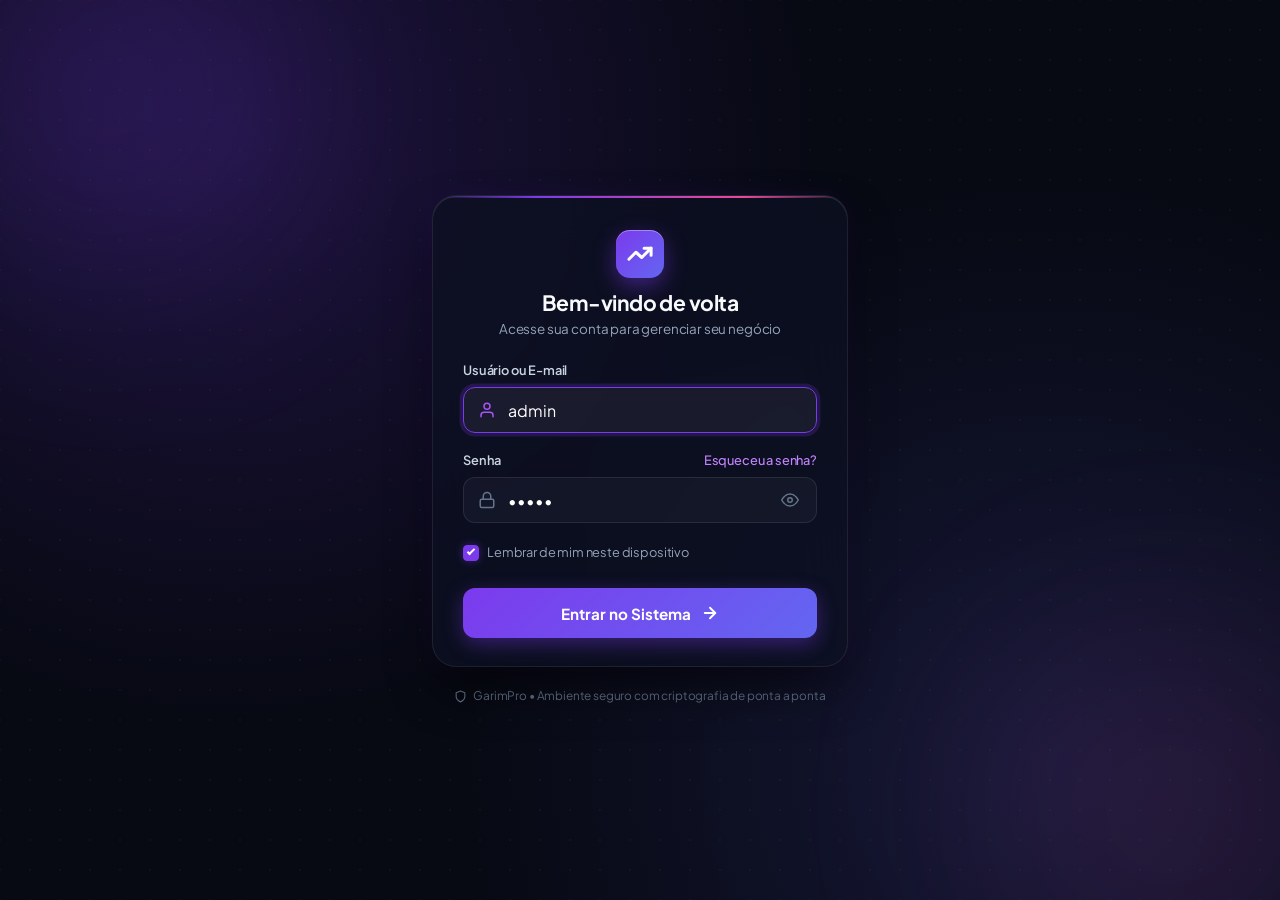
<file: index.html>
<!DOCTYPE html>
<html lang="pt-BR">
<head>
  <meta charset="UTF-8">
  <meta name="viewport" content="width=device-width, initial-scale=1.0, maximum-scale=1.0, user-scalable=no, viewport-fit=cover">
  <meta name="description" content="GarimPro - Sistema Financeiro e Controle de Vendas SaaS">
  <meta name="theme-color" content="#090c14">
  <title>GarimPro | Controle Financeiro & Gestão de Vendas</title>

  <!-- Anti-FOUC Session Gatekeeper: protege index.html e impede flash de tela deslogada -->
  <script>
    (function() {
      var s = localStorage.getItem('garimpa_auth_session') || sessionStorage.getItem('garimpa_auth_session');
      if (!s) {
        window.location.replace('login.html');
      } else {
        try {
          var u = JSON.parse(s);
          if (!u || !u.authenticated) {
            window.location.replace('login.html');
          }
        } catch(e) {
          window.location.replace('login.html');
        }
      }
    })();
  </script>

  <!-- Favicon SVG -->
  <link rel="icon" type="image/svg+xml" href="data:image/svg+xml,<svg xmlns='http://www.w3.org/2000/svg' viewBox='0 0 24 24' fill='%237c3aed'><path d='M12 2L2 7l10 5 10-5-10-5zM2 17l10 5 10-5M2 12l10 5 10-5'/></svg>">

  <!-- Tipografia Moderna Google Fonts -->
  <link rel="preconnect" href="https://fonts.googleapis.com">
  <link rel="preconnect" href="https://fonts.gstatic.com" crossorigin>
  <link href="https://fonts.googleapis.com/css2?family=Plus+Jakarta+Sans:wght@400;500;600;700;800&display=swap" rel="stylesheet">

  <!-- Folhas de Estilo Modulares (com versionamento anti-cache) -->
  <link rel="stylesheet" href="css/variables.css?v=20260925_04">
  <link rel="stylesheet" href="css/base.css?v=20260925_04">
  <link rel="stylesheet" href="css/layout.css?v=20260925_04">
  <link rel="stylesheet" href="css/components.css?v=20260925_04">
  <link rel="stylesheet" href="css/tables.css?v=20260925_04">
  <link rel="stylesheet" href="css/responsive.css?v=20260925_04">
  <link rel="stylesheet" href="css/auth.css?v=20260925_04">
</head>
<body>

  <!-- Backdrop para Drawer Mobile -->
  <div class="drawer-backdrop" id="drawerBackdrop"></div>

  <div class="app-layout">
    <!-- ====================================================================
         SIDEBAR (DESKTOP FIXA / TABLET COMPACTA / MOBILE DRAWER)
         ==================================================================== -->
    <aside class="sidebar" id="appSidebar">
      <!-- Topo da Sidebar / Identidade Visual -->
      <div class="sidebar-header">
        <a href="#" class="brand-logo" data-nav-view="dashboard">
          <div class="brand-icon">
            <svg width="22" height="22" viewBox="0 0 24 24" fill="none" xmlns="http://www.w3.org/2000/svg" class="brand-vector">
              <defs>
                <linearGradient id="brandStroke" x1="2" y1="17" x2="22" y2="7" gradientUnits="userSpaceOnUse">
                  <stop offset="0%" stop-color="#e0e7ff"/>
                  <stop offset="60%" stop-color="#ffffff"/>
                  <stop offset="100%" stop-color="#ffffff"/>
                </linearGradient>
              </defs>
              <path d="M2.5 16.5L8.5 10.5L13.5 15L21.5 7" stroke="url(#brandStroke)" stroke-width="2.7" stroke-linecap="round" stroke-linejoin="round"/>
              <path d="M15.5 7H21.5V13" stroke="url(#brandStroke)" stroke-width="2.7" stroke-linecap="round" stroke-linejoin="round"/>
            </svg>
          </div>
          <div class="brand-info">
            <div class="brand-name">
              GARIMPRO
              <span class="brand-tag">VIP</span>
            </div>
            <span class="brand-subtitle">Gestão Financeira</span>
          </div>
        </a>
        <button class="sidebar-close-btn" id="btnSidebarClose" aria-label="Fechar Menu" title="Fechar Menu">
          <svg width="20" height="20" viewBox="0 0 24 24" fill="none" stroke="currentColor" stroke-width="2.2" stroke-linecap="round" stroke-linejoin="round">
            <line x1="18" y1="6" x2="6" y2="18"></line>
            <line x1="6" y1="6" x2="18" y2="18"></line>
          </svg>
        </button>
      </div>

      <!-- Navegação da Sidebar -->
      <div class="sidebar-nav-container">
        <!-- Seção Principal -->
        <div>
          <div class="nav-section-title">Principal</div>
          <ul class="nav-list">
            <li class="nav-item active">
              <a href="javascript:void(0)" class="nav-link" data-nav-view="dashboard">
                <div class="nav-link-content">
                  <span class="nav-icon">
                    <svg width="20" height="20" viewBox="0 0 24 24" fill="none" stroke="currentColor" stroke-width="2" stroke-linecap="round" stroke-linejoin="round">
                      <rect x="3" y="3" width="7" height="7"></rect>
                      <rect x="14" y="3" width="7" height="7"></rect>
                      <rect x="14" y="14" width="7" height="7"></rect>
                      <rect x="3" y="14" width="7" height="7"></rect>
                    </svg>
                  </span>
                  <span>Menu</span>
                </div>
              </a>
            </li>
            <li class="nav-item">
              <a href="javascript:void(0)" class="nav-link" data-nav-view="produtos">
                <div class="nav-link-content">
                  <span class="nav-icon">
                    <svg width="20" height="20" viewBox="0 0 24 24" fill="none" stroke="currentColor" stroke-width="2" stroke-linecap="round" stroke-linejoin="round">
                      <path d="M21 16V8a2 2 0 0 0-1-1.73l-7-4a2 2 0 0 0-2 0l-7 4A2 2 0 0 0 3 8v8a2 2 0 0 0 1 1.73l7 4a2 2 0 0 0 2 0l7-4A2 2 0 0 0 21 16z"></path>
                      <polyline points="3.27 6.96 12 12.01 20.73 6.96"></polyline>
                      <line x1="12" y1="22.08" x2="12" y2="12"></line>
                    </svg>
                  </span>
                  <span>Estoque</span>
                </div>
                <span class="nav-badge">148</span>
              </a>
            </li>
            <li class="nav-item">
              <a href="javascript:void(0)" class="nav-link" data-nav-view="vendas">
                <div class="nav-link-content">
                  <span class="nav-icon">
                    <svg width="20" height="20" viewBox="0 0 24 24" fill="none" stroke="currentColor" stroke-width="2" stroke-linecap="round" stroke-linejoin="round">
                      <circle cx="9" cy="21" r="1"></circle>
                      <circle cx="20" cy="21" r="1"></circle>
                      <path d="M1 1h4l2.68 13.39a2 2 0 0 0 2 1.61h9.72a2 2 0 0 0 2-1.61L23 6H6"></path>
                    </svg>
                  </span>
                  <span>Vendas</span>
                </div>
                <span class="nav-badge">21</span>
              </a>
            </li>
          </ul>
        </div>

        <!-- Seção Financeiro & Gestão -->
        <div>
          <div class="nav-section-title">Financeiro</div>
          <ul class="nav-list">
            <li class="nav-item">
              <a href="javascript:void(0)" class="nav-link" data-nav-view="financeiro">
                <div class="nav-link-content">
                  <span class="nav-icon">
                    <svg width="20" height="20" viewBox="0 0 24 24" fill="none" stroke="currentColor" stroke-width="2" stroke-linecap="round" stroke-linejoin="round">
                      <line x1="12" y1="1" x2="12" y2="23"></line>
                      <path d="M17 5H9.5a3.5 3.5 0 0 0 0 7h5a3.5 3.5 0 0 1 0 7H6"></path>
                    </svg>
                  </span>
                  <span>Visão Financeira</span>
                </div>
              </a>
            </li>
            <li class="nav-item">
              <a href="javascript:void(0)" class="nav-link" data-nav-view="despesas">
                <div class="nav-link-content">
                  <span class="nav-icon">
                    <svg width="20" height="20" viewBox="0 0 24 24" fill="none" stroke="currentColor" stroke-width="2" stroke-linecap="round" stroke-linejoin="round">
                      <rect x="2" y="4" width="20" height="16" rx="2"></rect>
                      <line x1="2" y1="10" x2="22" y2="10"></line>
                      <path d="M6 16h2M12 16h6"></path>
                    </svg>
                  </span>
                  <span>Despesas</span>
                </div>
                <span class="nav-badge" id="navBadgeExpensesCount" style="background: rgba(236, 72, 153, 0.18); color: #f472b6; border: 1px solid rgba(236, 72, 153, 0.35);">11</span>
              </a>
            </li>
            <li class="nav-item">
              <a href="javascript:void(0)" class="nav-link" data-nav-view="relatorios">
                <div class="nav-link-content">
                  <span class="nav-icon">
                    <svg width="20" height="20" viewBox="0 0 24 24" fill="none" stroke="currentColor" stroke-width="2" stroke-linecap="round" stroke-linejoin="round">
                      <line x1="18" y1="20" x2="18" y2="10"></line>
                      <line x1="12" y1="20" x2="12" y2="4"></line>
                      <line x1="6" y1="20" x2="6" y2="14"></line>
                    </svg>
                  </span>
                  <span>Relatórios</span>
                </div>
              </a>
            </li>
          </ul>
        </div>

        <!-- Seção Sistema -->
        <div>
          <div class="nav-section-title">Sistema</div>
          <ul class="nav-list">
            <li class="nav-item">
              <a href="javascript:void(0)" class="nav-link" data-nav-view="sugestoes">
                <div class="nav-link-content">
                  <span class="nav-icon">
                    <svg width="20" height="20" viewBox="0 0 24 24" fill="none" stroke="currentColor" stroke-width="2" stroke-linecap="round" stroke-linejoin="round">
                      <path d="M9 18h6"></path>
                      <path d="M10 22h4"></path>
                      <path d="M12 2a7 7 0 0 0-7 7c0 2.38 1.19 4.47 3 5.74V17a1 1 0 0 0 1 1h6a1 1 0 0 0 1-1v-2.26c1.81-1.27 3-3.36 3-5.74a7 7 0 0 0-7-7z"></path>
                    </svg>
                  </span>
                  <span>Sugestão</span>
                </div>
                <span class="nav-badge" style="background: rgba(168, 85, 247, 0.18); color: #c084fc; border: 1px solid rgba(168, 85, 247, 0.35);">Novo</span>
              </a>
            </li>
            <li class="nav-item">
              <a href="javascript:void(0)" class="nav-link" data-nav-view="configuracoes">
                <div class="nav-link-content">
                  <span class="nav-icon">
                    <svg width="20" height="20" viewBox="0 0 24 24" fill="none" stroke="currentColor" stroke-width="2" stroke-linecap="round" stroke-linejoin="round">
                      <circle cx="12" cy="12" r="3"></circle>
                      <path d="M19.4 15a1.65 1.65 0 0 0 .33 1.82l.06.06a2 2 0 0 1 0 2.83 2 2 0 0 1-2.83 0l-.06-.06a1.65 1.65 0 0 0-1.82-.33 1.65 1.65 0 0 0-1 1.51V21a2 2 0 0 1-2 2 2 2 0 0 1-2-2v-.09A1.65 1.65 0 0 0 9 19.4a1.65 1.65 0 0 0-1.82.33l-.06.06a2 2 0 0 1-2.83 0 2 2 0 0 1 0-2.83l.06-.06a1.65 1.65 0 0 0 .33-1.82 1.65 1.65 0 0 0-1.51-1H3a2 2 0 0 1-2-2 2 2 0 0 1 2-2h.09A1.65 1.65 0 0 0 4.6 9a1.65 1.65 0 0 0-.33-1.82l-.06-.06a2 2 0 0 1 0-2.83 2 2 0 0 1 2.83 0l.06.06a1.65 1.65 0 0 0 1.82.33H9a1.65 1.65 0 0 0 1-1.51V3a2 2 0 0 1 2-2 2 2 0 0 1 2 2v.09a1.65 1.65 0 0 0 1 1.51 1.65 1.65 0 0 0 1.82-.33l.06-.06a2 2 0 0 1 2.83 0 2 2 0 0 1 0 2.83l-.06.06a1.65 1.65 0 0 0-.33 1.82V9a1.65 1.65 0 0 0 1.51 1H21a2 2 0 0 1 2 2 2 2 0 0 1-2 2h-.09a1.65 1.65 0 0 0-1.51 1z"></path>
                    </svg>
                  </span>
                  <span>Configurações</span>
                </div>
              </a>
            </li>
          </ul>
        </div>
      </div>

      <!-- Rodapé da Sidebar (Usuário & Logout) -->
      <div class="sidebar-footer">
        <div class="user-profile-card">
          <div class="user-info-group">
            <div class="user-avatar">
              IS
              <span class="user-status-dot"></span>
            </div>
            <div class="user-details">
              <span class="user-name">Igor Silva</span>
              <span class="user-role">Administrador</span>
            </div>
          </div>
          <button class="btn-logout" title="Sair do sistema" onclick="Auth.logout()">
            <svg width="18" height="18" viewBox="0 0 24 24" fill="none" stroke="currentColor" stroke-width="2" stroke-linecap="round" stroke-linejoin="round">
              <path d="M9 21H5a2 2 0 0 1-2-2V5a2 2 0 0 1 2-2h4"></path>
              <polyline points="16 17 21 12 16 7"></polyline>
              <line x1="21" y1="12" x2="9" y2="12"></line>
            </svg>
          </button>
        </div>
      </div>
    </aside>

    <!-- ====================================================================
         CONTEÚDO PRINCIPAL & HEADER ADAPTATIVO
         ==================================================================== -->
    <div class="main-wrapper">
      <!-- Header Superior Fixo -->
      <header class="top-header">
        <div class="header-left">
          <!-- Botão Hamburger Mobile -->
          <button class="btn-menu-toggle" id="btnMenuToggle" aria-label="Abrir Menu">
            <svg width="22" height="22" viewBox="0 0 24 24" fill="none" stroke="currentColor" stroke-width="2" stroke-linecap="round" stroke-linejoin="round">
              <line x1="3" y1="12" x2="21" y2="12"></line>
              <line x1="3" y1="6" x2="21" y2="6"></line>
              <line x1="3" y1="18" x2="21" y2="18"></line>
            </svg>
          </button>

          <!-- Título & Saudação -->
          <div class="header-title-block">
            <h1 class="header-greeting">Olá, Igor! 👋</h1>
            <p class="header-subtitle">Aqui está o desempenho do seu negócio</p>
          </div>
        </div>

        <!-- Ações do Header -->
        <div class="header-right">
          <!-- Seletor de Período -->
          <div class="period-selector">
            <button class="btn-period-dropdown" id="btnPeriodDropdown">
              <svg width="15" height="15" viewBox="0 0 24 24" fill="none" stroke="currentColor" stroke-width="2" stroke-linecap="round" stroke-linejoin="round">
                <rect x="3" y="4" width="18" height="18" rx="2" ry="2"></rect>
                <line x1="16" y1="2" x2="16" y2="6"></line>
                <line x1="8" y1="2" x2="8" y2="6"></line>
                <line x1="3" y1="10" x2="21" y2="10"></line>
              </svg>
              <span id="currentPeriodLabel">Agosto 2026</span>
              <svg width="12" height="12" viewBox="0 0 24 24" fill="none" stroke="currentColor" stroke-width="2.5" stroke-linecap="round" stroke-linejoin="round">
                <polyline points="6 9 12 15 18 9"></polyline>
              </svg>
            </button>
            <div class="period-dropdown-menu" id="periodDropdownMenu">
              <div class="period-option">Hoje</div>
              <div class="period-option">Últimos 7 dias</div>
              <div class="period-option active">Agosto 2026</div>
              <div class="period-option">Julho 2026</div>
              <div class="period-option">Ano 2026</div>
            </div>
          </div>

          <!-- Alternador de Tema Dark/Light -->
          <button class="header-action-btn" id="btnThemeToggle" title="Alternar Tema Claro/Escuro">
            <span id="themeIcon">🌙</span>
          </button>

          <!-- Central de Notificações -->
          <div style="position: relative;">
            <button class="header-action-btn" id="btnNotifications" title="Notificações">
              <svg width="18" height="18" viewBox="0 0 24 24" fill="none" stroke="currentColor" stroke-width="2" stroke-linecap="round" stroke-linejoin="round">
                <path d="M18 8A6 6 0 0 0 6 8c0 7-3 9-3 9h18s-3-2-3-9"></path>
                <path d="M13.73 21a2 2 0 0 1-3.46 0"></path>
              </svg>
              <span class="notification-badge-dot"></span>
            </button>
            <div class="notification-panel" id="notificationPanel">
              <div class="notification-header">
                <span>Notificações</span>
                <span class="badge badge-primary">2 novas</span>
              </div>
              <div class="notification-list" id="notificationList"></div>
            </div>
          </div>

          <!-- Botão Ação Principal Header (Desktop) -->
          <button class="btn-primary-action btn-trigger-new-sale" id="headerBtnNewSale">
            <svg width="16" height="16" viewBox="0 0 24 24" fill="none" stroke="currentColor" stroke-width="2.5" stroke-linecap="round" stroke-linejoin="round">
              <line x1="12" y1="5" x2="12" y2="19"></line>
              <line x1="5" y1="12" x2="19" y2="12"></line>
            </svg>
            <span>Nova Venda</span>
          </button>
          <button class="btn-primary-action btn-trigger-new-product" id="headerBtnNewProduct" style="display: none;">
            <svg width="16" height="16" viewBox="0 0 24 24" fill="none" stroke="currentColor" stroke-width="2.5" stroke-linecap="round" stroke-linejoin="round">
              <line x1="12" y1="5" x2="12" y2="19"></line>
              <line x1="5" y1="12" x2="19" y2="12"></line>
            </svg>
            <span>Novo Produto</span>
          </button>
        </div>
      </header>

      <!-- ==================================================================
           CONTAINER PRINCIPAL DAS PÁGINAS (SPA)
           ================================================================== -->
      <main class="main-content">
        
        <!-- ================================================================
             VIEW 1: DASHBOARD (VISUALIZAÇÃO PRINCIPAL DO SaaS)
             ================================================================ -->
        <div class="page-view flex flex-col gap-6" id="view-dashboard">
          
          <!-- 1. Grid de Indicadores Principais (KPIs com Hierarquia) -->
          <section class="kpi-grid">
            <!-- Card 1: Lucro Líquido -->
            <div class="kpi-card">
              <div class="kpi-top-row">
                <div class="kpi-icon-badge kpi-icon-purple">
                  <svg width="20" height="20" viewBox="0 0 24 24" fill="none" stroke="currentColor" stroke-width="2.5" stroke-linecap="round" stroke-linejoin="round">
                    <polyline points="23 6 13.5 15.5 8.5 10.5 1 18"></polyline>
                    <polyline points="17 6 23 6 23 12"></polyline>
                  </svg>
                </div>
                <span class="kpi-label">Lucro Líquido</span>
              </div>
              <div class="kpi-value" id="kpiLucroVal">R$ 2.879,50</div>
              <div class="kpi-trend positive" id="kpiLucroTrend">
                <span class="kpi-trend-pill">↑ 14,3%</span>
                <span class="kpi-trend-context">vs Julho</span>
              </div>
            </div>

            <!-- Card 2: Faturamento -->
            <div class="kpi-card">
              <div class="kpi-top-row">
                <div class="kpi-icon-badge kpi-icon-blue">
                  <svg width="20" height="20" viewBox="0 0 24 24" fill="none" stroke="currentColor" stroke-width="2.5" stroke-linecap="round" stroke-linejoin="round">
                    <line x1="12" y1="1" x2="12" y2="23"></line>
                    <path d="M17 5H9.5a3.5 3.5 0 0 0 0 7h5a3.5 3.5 0 0 1 0 7H6"></path>
                  </svg>
                </div>
                <span class="kpi-label">Faturamento</span>
              </div>
              <div class="kpi-value" id="kpiFaturamentoVal">R$ 20.180,00</div>
              <div class="kpi-trend positive" id="kpiFaturamentoTrend">
                <span class="kpi-trend-pill">↑ 21,6%</span>
                <span class="kpi-trend-context">vs Julho</span>
              </div>
            </div>

            <!-- Card 3: Vendas Concluídas -->
            <div class="kpi-card">
              <div class="kpi-top-row">
                <div class="kpi-icon-badge kpi-icon-green">
                  <svg width="20" height="20" viewBox="0 0 24 24" fill="none" stroke="currentColor" stroke-width="2.5" stroke-linecap="round" stroke-linejoin="round">
                    <circle cx="9" cy="21" r="1"></circle>
                    <circle cx="20" cy="21" r="1"></circle>
                    <path d="M1 1h4l2.68 13.39a2 2 0 0 0 2 1.61h9.72a2 2 0 0 0 2-1.61L23 6H6"></path>
                  </svg>
                </div>
                <span class="kpi-label">Vendas</span>
              </div>
              <div class="kpi-value" id="kpiVendasVal">21</div>
              <div class="kpi-trend positive" id="kpiVendasTrend">
                <span class="kpi-trend-pill">↑ 31,2%</span>
                <span class="kpi-trend-context">vs Julho</span>
              </div>
            </div>

            <!-- Card 4: A Receber / Pendente -->
            <div class="kpi-card">
              <div class="kpi-top-row">
                <div class="kpi-icon-badge kpi-icon-orange">
                  <svg width="20" height="20" viewBox="0 0 24 24" fill="none" stroke="currentColor" stroke-width="2.5" stroke-linecap="round" stroke-linejoin="round">
                    <rect x="2" y="5" width="20" height="14" rx="2"></rect>
                    <line x1="2" y1="10" x2="22" y2="10"></line>
                  </svg>
                </div>
                <span class="kpi-label">A Receber</span>
              </div>
              <div class="kpi-value" id="kpiReceberVal">R$ 4.250,00</div>
              <div class="kpi-trend positive" id="kpiReceberTrend">
                <span class="kpi-trend-pill">↑ 8,7%</span>
                <span class="kpi-trend-context">vs Julho</span>
              </div>
            </div>
          </section>

          <!-- 2. Gráfico de Evolução Financeira Interativo -->
          <section class="card chart-card">
            <div class="card-header">
              <h2 class="card-title">Visão geral do período</h2>
              <!-- Abas para alternar a métrica do gráfico -->
              <div class="chart-header-tabs">
                <button class="chart-tab-btn active" data-metric="faturamento">Faturamento</button>
                <button class="chart-tab-btn" data-metric="lucro">Lucro</button>
                <button class="chart-tab-btn" data-metric="investimento">Investimento</button>
                <button class="chart-tab-btn" data-metric="despesas">Despesas</button>
              </div>
            </div>

            <!-- Canvas do Gráfico de Barras -->
            <div class="chart-canvas-container">
              <canvas id="canvasEvolution"></canvas>
            </div>

            <!-- Métricas de Resumo no Rodapé do Gráfico -->
            <div class="chart-bottom-metrics">
              <div class="metric-stat-box">
                <span class="metric-stat-label">Maior dia</span>
                <span class="metric-stat-value" id="dashboardChartMaxDay">R$ 4.680,00</span>
                <span class="metric-stat-sub" id="dashboardChartMaxDayDate">20/08/2026</span>
              </div>
              <div class="metric-stat-box">
                <span class="metric-stat-label">Média diária</span>
                <span class="metric-stat-value" id="dashboardChartAvgDay">R$ 651,00</span>
                <span class="metric-stat-sub">31 dias</span>
              </div>
              <div class="metric-stat-box metric-stat-growth">
                <div>
                  <span class="metric-stat-label">Crescimento</span>
                  <div class="metric-stat-value" id="dashboardChartGrowth" style="color:var(--success);">+21,6%</div>
                  <span class="metric-stat-sub" style="color:var(--text-tertiary);">vs Julho</span>
                </div>
                <div class="growth-badge-circle">
                  <svg width="18" height="18" viewBox="0 0 24 24" fill="none" stroke="currentColor" stroke-width="2.5" stroke-linecap="round" stroke-linejoin="round">
                    <polyline points="23 6 13.5 15.5 8.5 10.5 1 18"></polyline>
                    <polyline points="17 6 23 6 23 12"></polyline>
                  </svg>
                </div>
              </div>
            </div>
          </section>

          <!-- 3. Seções de Distribuição (Plataformas & Formas de Pagamento) -->
          <section class="distribution-grid">
            <!-- Card: Faturamento por Plataforma -->
            <div class="card platform-analytics-card">
              <div class="card-header">
                <h3 class="card-title">Faturamento por plataforma</h3>
              </div>
              <div class="platform-modern-list" id="platformLegendList"></div>
              <div class="card-footer-action">
                <a href="#" class="card-action-link" data-nav-view="vendas">
                  <span>Ver relatório completo por canais</span>
                  <svg width="14" height="14" viewBox="0 0 24 24" fill="none" stroke="currentColor" stroke-width="2" stroke-linecap="round" stroke-linejoin="round"><polyline points="9 18 15 12 9 6"></polyline></svg>
                </a>
              </div>
            </div>

            <!-- Card: Formas de Pagamento -->
            <div class="card payment-analytics-card">
              <div class="card-header">
                <h3 class="card-title">Formas de pagamento</h3>
              </div>

              <!-- Topo do Card: Gráfico Donut + Legenda Compacta -->
              <div class="donut-card-body payment-donut-body">
                <div class="donut-canvas-wrapper payment-donut-wrapper">
                  <canvas id="canvasPaymentDonut"></canvas>
                  <div class="donut-center-total">
                    <span class="donut-center-label">VOLUME</span>
                    <span class="donut-center-val">45% PIX</span>
                  </div>
                </div>
                <div class="payment-legend-list" id="paymentLegendList"></div>
              </div>

              <!-- Base do Card: Grade de Mini Cards / Pills com Valores -->
              <div class="payment-mini-grid" id="paymentPillGrid"></div>

              <div class="card-footer-action">
                <a href="#" class="card-action-link" data-nav-view="financeiro">
                  <span>Ver análise completa</span>
                  <svg width="14" height="14" viewBox="0 0 24 24" fill="none" stroke="currentColor" stroke-width="2" stroke-linecap="round" stroke-linejoin="round"><polyline points="9 18 15 12 9 6"></polyline></svg>
                </a>
              </div>
            </div>
          </section>

          <!-- 4. Ranking dos Top Produtos Mais Vendidos -->
          <section class="card">
            <div class="card-header">
              <h3 class="card-title">Top produtos mais vendidos</h3>
              <a href="#" class="card-action-link" data-nav-view="produtos">Ver catálogo &rsaquo;</a>
            </div>
            <div class="ranking-list" id="topProductsList"></div>
          </section>

          <!-- 5. Tabela Responsiva e Adaptativa (Últimas Vendas) -->
          <section class="card">
            <div class="card-header">
              <div>
                <h3 class="card-title">Últimas vendas registradas</h3>
                <span class="text-sm" id="salesTotalCount">Carregando vendas...</span>
              </div>
            </div>

            <!-- Barra de Ferramentas / Filtros Instantâneos -->
            <div class="table-toolbar">
              <div class="table-search-box">
                <svg width="16" height="16" viewBox="0 0 24 24" fill="none" stroke="currentColor" stroke-width="2" stroke-linecap="round" stroke-linejoin="round" style="color:var(--text-tertiary);">
                  <circle cx="11" cy="11" r="8"></circle>
                  <line x1="21" y1="21" x2="16.65" y2="16.65"></line>
                </svg>
                <input type="text" id="salesSearchInput" placeholder="Buscar por cliente, produto ou #ID...">
              </div>

              <div class="table-filter-group">
                <select class="table-filter-select" id="salesPlatformFilter">
                  <option value="all">Todos os Canais</option>
                  <option value="meli">Mercado Livre</option>
                  <option value="shopee">Shopee</option>
                  <option value="wpp">WhatsApp</option>
                  <option value="insta">Instagram</option>
                  <option value="outros">Balcão / Loja</option>
                </select>

                <select class="table-filter-select" id="salesStatusFilter">
                  <option value="all">Todos os Status</option>
                  <option value="concluído">Concluído</option>
                  <option value="pendente">Pendente</option>
                </select>
              </div>
            </div>

            <!-- Visualização Desktop (Tabela Multicoluna com Hover) -->
            <div class="table-responsive-wrapper">
              <table class="desktop-table-view">
                <thead>
                  <tr>
                    <th>ID Venda</th>
                    <th>Cliente & Data</th>
                    <th>Canal</th>
                    <th>Itens</th>
                    <th>Pagamento</th>
                    <th>Valor Total</th>
                    <th>Lucro Líquido</th>
                    <th style="text-align: right;">Status</th>
                  </tr>
                </thead>
                <tbody id="salesTableDesktopTbody"></tbody>
              </table>

              <!-- Visualização Mobile & Tablet (Cards Estruturados e Adaptativos) -->
              <div class="mobile-card-list-view" id="salesMobileCardList"></div>
            </div>

            <!-- Paginação -->
            <div class="table-pagination">
              <span>Página 1 de 4</span>
              <div class="pagination-controls">
                <button class="pagination-btn" disabled>&lsaquo;</button>
                <button class="pagination-btn active">1</button>
                <button class="pagination-btn">2</button>
                <button class="pagination-btn">3</button>
                <button class="pagination-btn">&rsaquo;</button>
              </div>
            </div>
          </section>

        </div>

        <!-- ================================================================
             VIEW 2: PRODUTOS & CONTROLE DE ESTOQUE
             ================================================================ -->
        <div class="page-view flex flex-col gap-6" id="view-produtos" style="display: none;">
          
          <!-- Header do Módulo com Total de Itens Integrado -->
          <div class="card module-hero-header">
            <div class="card-header" style="flex-wrap: wrap; gap: 12px; align-items: center; justify-content: space-between;">
              <div style="display: flex; align-items: center; gap: 10px;">
                <div class="module-hero-icon" style="background: linear-gradient(135deg, #8b5cf6 0%, #6d28d9 100%); box-shadow: 0 4px 14px rgba(124, 58, 237, 0.4);">
                  <svg width="20" height="20" viewBox="0 0 24 24" fill="none" stroke="currentColor" stroke-width="2.2" stroke-linecap="round" stroke-linejoin="round">
                    <path d="M6 2L3 6v14a2 2 0 0 0 2 2h14a2 2 0 0 0 2-2V6l-3-4z"></path>
                    <line x1="3" y1="6" x2="21" y2="6"></line>
                    <path d="M16 10a4 4 0 0 1-8 0"></path>
                  </svg>
                </div>
                <div>
                  <h2 class="module-hero-title">Catálogo de Produtos & Estoque</h2>
                  <p class="module-hero-subtitle">Gestão de equipamentos, especificações e inventário disponível em tempo real</p>
                </div>
              </div>

              <!-- Indicador de Volume Total em Estoque Integrado -->
              <div class="module-hero-badge-box">
                <div style="width: 32px; height: 32px; border-radius: 8px; background: rgba(139, 92, 246, 0.25); display: flex; align-items: center; justify-content: center; color: #c084fc;">
                  <svg width="18" height="18" viewBox="0 0 24 24" fill="none" stroke="currentColor" stroke-width="2.2" stroke-linecap="round" stroke-linejoin="round">
                    <path d="M21 16V8a2 2 0 0 0-1-1.73l-7-4a2 2 0 0 0-2 0l-7 4A2 2 0 0 0 3 8v8a2 2 0 0 0 1 1.73l7 4a2 2 0 0 0 2 0l7-4A2 2 0 0 0 21 16z"></path>
                    <polyline points="3.27 6.96 12 12.01 20.73 6.96"></polyline>
                    <line x1="12" y1="22.08" x2="12" y2="12"></line>
                  </svg>
                </div>
                <div>
                  <div style="font-size: 0.68rem; font-weight: 700; color: var(--text-tertiary); text-transform: uppercase; letter-spacing: 0.05em;">Itens em Estoque</div>
                  <div style="display: flex; align-items: baseline; gap: 6px;">
                    <span style="font-size: 1.15rem; font-weight: 800; color: #c084fc;" id="prodKpiTotalQtd">0 un</span>
                    <span style="font-size: 0.75rem; font-weight: 600; color: var(--text-secondary);" id="prodKpiTotalModelos">• 0 modelos</span>
                  </div>
                </div>
              </div>
            </div>
          </div>

          <!-- Filtros & Tabela/Lista de Produtos em Estoque -->
          <div class="card">
            <div class="card-header" style="flex-wrap: wrap; gap: 12px; align-items: center; justify-content: space-between;">
              <h3 class="card-title">Inventário em Tempo Real</h3>
              <span class="text-sm" style="color: var(--text-tertiary);">Rastreamento individual e especificações</span>
            </div>

            <!-- Filtros & Barra de Busca de Produtos -->
            <div class="products-toolbar" style="display: flex; flex-wrap: wrap; gap: 12px; align-items: center; justify-content: space-between; margin-bottom: var(--space-4); padding-bottom: var(--space-3); border-bottom: 1px solid var(--border-subtle);">
              <div style="position: relative; flex: 1; min-width: 240px; max-width: 400px;">
                <svg width="16" height="16" viewBox="0 0 24 24" fill="none" stroke="currentColor" stroke-width="2" stroke-linecap="round" stroke-linejoin="round" style="position: absolute; left: 12px; top: 50%; transform: translateY(-50%); color: var(--text-tertiary);">
                  <circle cx="11" cy="11" r="8"></circle>
                  <line x1="21" y1="21" x2="16.65" y2="16.65"></line>
                </svg>
                <input type="text" id="prodSearchInput" class="form-input" placeholder="Buscar por modelo, cor ou capacidade..." style="padding-left: 36px; height: 38px; font-size: 0.85rem;">
              </div>
              <div style="display: flex; gap: 8px; flex-wrap: wrap;">
                <button class="prod-filter-pill active" data-prod-filter="all">Todos</button>
                <button class="prod-filter-pill" data-prod-filter="Smartphones">Smartphones</button>
                <button class="prod-filter-pill" data-prod-filter="Smartwatches">Smartwatches</button>
                <button class="prod-filter-pill" data-prod-filter="Notebooks">Notebooks</button>
                <button class="prod-filter-pill" data-prod-filter="Acessórios">Acessórios</button>
              </div>
            </div>

            <!-- Lista de Produtos em Estoque -->
            <div id="productsStockList" class="products-stock-list" style="display: flex; flex-direction: column; gap: 10px;">
              <!-- Itens renderizados via JS -->
            </div>

            <!-- Botão Ver Mais -->
            <div id="prodLoadMoreContainer" style="margin-top: var(--space-4); text-align: center; display: flex; justify-content: center;">
              <button id="btnLoadMoreProducts" class="btn btn-secondary" style="display: inline-flex; align-items: center; gap: 8px; padding: 10px 24px; font-size: 0.88rem; font-weight: 600; border-radius: var(--radius-full);">
                <svg width="16" height="16" viewBox="0 0 24 24" fill="none" stroke="currentColor" stroke-width="2.5" stroke-linecap="round" stroke-linejoin="round">
                  <polyline points="6 9 12 15 18 9"></polyline>
                </svg>
                <span id="btnLoadMoreLabel">Ver mais equipamentos</span>
              </button>
            </div>

          </div>
        </div>

        <!-- ================================================================
             VIEW 3: VENDAS (HISTÓRICO COMPLETO)
             ================================================================ -->
        <div class="page-view flex flex-col gap-6" id="view-vendas" style="display: none;">
          
          <!-- Header do Módulo Vendas com Volume de Vendas Integrado -->
          <div class="card module-hero-header" style="margin-bottom: 0;">
            <div class="card-header" style="flex-wrap: wrap; gap: 12px; align-items: center; justify-content: space-between;">
              <div style="display: flex; align-items: center; gap: 10px;">
                <div class="module-hero-icon" style="background: linear-gradient(135deg, #3b82f6 0%, #1d4ed8 100%); box-shadow: 0 4px 12px rgba(59, 130, 246, 0.35);">
                  <svg width="20" height="20" viewBox="0 0 24 24" fill="none" stroke="currentColor" stroke-width="2.2" stroke-linecap="round" stroke-linejoin="round">
                    <circle cx="9" cy="21" r="1"></circle>
                    <circle cx="20" cy="21" r="1"></circle>
                    <path d="M1 1h4l2.68 13.39a2 2 0 0 0 2 1.61h9.72a2 2 0 0 0 2-1.61L23 6H6"></path>
                  </svg>
                </div>
                <div>
                  <h2 class="module-hero-title">Histórico de Vendas & Pedidos</h2>
                  <p class="module-hero-subtitle">Gerenciamento completo de pedidos realizados, faturamento por canal e status</p>
                </div>
              </div>

              <!-- Indicador de Vendas Realizadas Integrado -->
              <div class="module-hero-badge-box">
                <div style="width: 32px; height: 32px; border-radius: 8px; background: rgba(59, 130, 246, 0.25); display: flex; align-items: center; justify-content: center; color: #60a5fa;">
                  <svg width="18" height="18" viewBox="0 0 24 24" fill="none" stroke="currentColor" stroke-width="2.2" stroke-linecap="round" stroke-linejoin="round">
                    <circle cx="9" cy="21" r="1"></circle>
                    <circle cx="20" cy="21" r="1"></circle>
                    <path d="M1 1h4l2.68 13.39a2 2 0 0 0 2 1.61h9.72a2 2 0 0 0 2-1.61L23 6H6"></path>
                  </svg>
                </div>
                <div>
                  <div style="font-size: 0.68rem; font-weight: 700; color: var(--text-tertiary); text-transform: uppercase; letter-spacing: 0.05em;">Vendas Realizadas</div>
                  <div style="display: flex; align-items: baseline; gap: 6px;">
                    <span style="font-size: 1.15rem; font-weight: 800; color: #60a5fa;" id="salesHistoryKpiCount">0</span>
                    <span style="font-size: 0.75rem; font-weight: 600; color: var(--text-secondary);" id="salesHistoryKpiTrendContext">• pedidos</span>
                  </div>
                </div>
              </div>
            </div>
          </div>

          <!-- Tabela Responsiva e Adaptativa (Histórico de Vendas Registradas) -->
          <section class="card">
            <div class="card-header">
              <div>
                <h3 class="card-title">Últimas vendas registradas</h3>
                <span class="text-sm" id="salesHistoryTotalCount">Carregando vendas...</span>
              </div>
            </div>

            <!-- Barra de Ferramentas / Filtros Instantâneos -->
            <div class="table-toolbar">
              <div class="table-search-box">
                <svg width="16" height="16" viewBox="0 0 24 24" fill="none" stroke="currentColor" stroke-width="2" stroke-linecap="round" stroke-linejoin="round" style="color:var(--text-tertiary);">
                  <circle cx="11" cy="11" r="8"></circle>
                  <line x1="21" y1="21" x2="16.65" y2="16.65"></line>
                </svg>
                <input type="text" id="salesHistorySearchInput" placeholder="Buscar por cliente, produto ou #ID...">
              </div>

              <div class="table-filter-group">
                <select class="table-filter-select" id="salesHistoryPlatformFilter">
                  <option value="all">Todos os Canais</option>
                  <option value="meli">Mercado Livre</option>
                  <option value="shopee">Shopee</option>
                  <option value="wpp">WhatsApp</option>
                  <option value="insta">Instagram</option>
                  <option value="outros">Balcão / Loja</option>
                </select>

                <select class="table-filter-select" id="salesHistoryStatusFilter">
                  <option value="all">Todos os Status</option>
                  <option value="concluído">Concluído</option>
                  <option value="pendente">Pendente</option>
                </select>
              </div>
            </div>

            <!-- Visualização Desktop (Tabela Multicoluna com Hover) -->
            <div class="table-responsive-wrapper">
              <table class="desktop-table-view">
                <thead>
                  <tr>
                    <th>ID Venda</th>
                    <th>Cliente & Data</th>
                    <th>Canal</th>
                    <th>Itens</th>
                    <th>Pagamento</th>
                    <th>Valor Total</th>
                    <th>Lucro Líquido</th>
                    <th style="text-align: right;">Status</th>
                  </tr>
                </thead>
                <tbody id="salesHistoryTableDesktopTbody"></tbody>
              </table>

              <!-- Visualização Mobile & Tablet (Cards Estruturados e Adaptativos) -->
              <div class="mobile-card-list-view" id="salesHistoryMobileCardList"></div>
            </div>

            <!-- Paginação -->
            <div class="table-pagination">
              <span>Página 1 de 4</span>
              <div class="pagination-controls">
                <button class="pagination-btn" disabled>&lsaquo;</button>
                <button class="pagination-btn active">1</button>
                <button class="pagination-btn">2</button>
                <button class="pagination-btn">3</button>
                <button class="pagination-btn">&rsaquo;</button>
              </div>
            </div>
          </section>

        </div>

        <!-- ================================================================
             VIEW 4: ESTOQUE (RASTREAMENTO SERIAL / IMEI)
             ================================================================ -->
        <div class="page-view flex flex-col gap-6" id="view-estoque" style="display: none;">
          <div class="card">
            <div class="card-header">
              <div>
                <h2 class="h2">Controle de Estoque & Seriais (IMEI)</h2>
                <p class="text-sm">Rastreamento por número de série, saúde de bateria e estado de conservação</p>
              </div>
              <button class="btn btn-secondary" onclick="App.showToast('Leitor de código de barras ativado')">📷 Ler Código</button>
            </div>
            <div class="kpi-grid" style="margin-top: var(--space-4);">
              <div class="kpi-card">
                <span class="kpi-label">Unidades Rastradas</span>
                <div class="kpi-value">54 un</div>
              </div>
              <div class="kpi-card">
                <span class="kpi-label">Saúde Bateria Média</span>
                <div class="kpi-value" style="color:var(--success);">94.8%</div>
              </div>
            </div>
          </div>
        </div>

        <!-- ================================================================
             VIEW 5: VISÃO FINANCEIRA - COCKPIT EXECUTIVO & RENTABILIDADE
             ================================================================ -->
        <div class="page-view flex flex-col gap-6" id="view-financeiro" style="display: none;">
          
          <!-- Header Executivo da Visão Financeira -->
          <div class="card module-hero-header">
            <div class="card-header" style="flex-wrap: wrap; gap: 12px; align-items: center; justify-content: space-between;">
              <div style="display: flex; align-items: center; gap: 10px;">
                <div class="module-hero-icon" style="background: linear-gradient(135deg, #10b981 0%, #059669 100%); box-shadow: 0 4px 14px rgba(16, 185, 129, 0.4);">
                  <svg width="20" height="20" viewBox="0 0 24 24" fill="none" stroke="currentColor" stroke-width="2.2" stroke-linecap="round" stroke-linejoin="round">
                    <line x1="12" y1="1" x2="12" y2="23"></line>
                    <path d="M17 5H9.5a3.5 3.5 0 0 0 0 7h5a3.5 3.5 0 0 1 0 7H6"></path>
                  </svg>
                </div>
                <div>
                  <div style="display: flex; align-items: center; gap: 8px; flex-wrap: wrap;">
                    <h2 class="module-hero-title">Cockpit de Gestão Financeira & Rentabilidade</h2>
                    <span class="badge badge-success" style="font-size: 0.68rem; font-weight: 700; padding: 2px 6px;">Alta Performance</span>
                  </div>
                  <p class="module-hero-subtitle">Inteligência analítica de margens, fluxo de caixa, demonstrativo DRE e retorno de capital investido</p>
                </div>
              </div>

              <!-- Atalho Rápido para Parâmetros de Despesas -->
              <div style="display: flex; align-items: center; gap: 10px; flex-wrap: wrap;">
                <button type="button" class="btn btn-secondary" onclick="Navigation.switchView('despesas')" style="padding: 8px 14px; font-size: 0.82rem; font-weight: 700; border-color: rgba(236, 72, 153, 0.35); color: #f472b6; background: rgba(236, 72, 153, 0.1);">
                  <svg width="15" height="15" viewBox="0 0 24 24" fill="none" stroke="currentColor" stroke-width="2.2" stroke-linecap="round" stroke-linejoin="round">
                    <rect x="2" y="4" width="20" height="16" rx="2"></rect>
                    <line x1="2" y1="10" x2="22" y2="10"></line>
                  </svg>
                  <span>Parametrizar Despesas</span>
                </button>
              </div>
            </div>
          </div>

          <!-- 1. HERO COCKPIT EXECUTIVO (BENTO GRID - SEM CARDS REPETITIVOS) -->
          <section class="fin-hero-bento">
            <!-- Card Principal 1: Lucro Líquido Real & Caixa Livre -->
            <div class="fin-bento-card highlight-profit">
              <div class="fin-bento-top">
                <div class="fin-bento-title-group">
                  <div class="fin-bento-icon green">
                    <svg width="20" height="20" viewBox="0 0 24 24" fill="none" stroke="currentColor" stroke-width="2.3" stroke-linecap="round" stroke-linejoin="round">
                      <polyline points="23 6 13.5 15.5 8.5 10.5 1 18"></polyline>
                      <polyline points="17 6 23 6 23 12"></polyline>
                    </svg>
                  </div>
                  <div class="fin-bento-title-texts">
                    <h4 class="fin-bento-label">Lucro Líquido Real (Caixa)</h4>
                    <span class="fin-bento-sublabel">Sobra limpa após CMV e todas as despesas</span>
                  </div>
                </div>
                <span class="fin-health-badge" id="finHealthPill">
                  <span class="fin-health-dot"></span>
                  <span id="finKpiLucroMarginSub">Margem 14.3%</span>
                </span>
              </div>

              <div>
                <div class="fin-bento-main-val text-success" id="finKpiTotalLucro">R$ 2.879,50</div>
                <div style="font-size: 0.76rem; color: var(--text-tertiary); margin-top: 4px;" id="finKpiLucroContext">em 21 vendas concluídas no período</div>
              </div>

              <div class="fin-bento-meta-row">
                <div style="display: flex; align-items: center; gap: 6px;">
                  <span style="font-size: 0.74rem; color: var(--text-secondary);">Caixa Líquido:</span>
                  <strong style="font-size: 0.82rem; color: var(--text-primary);" id="capAllocCaixaVal">R$ 20.180,00</strong>
                </div>
                <div style="display: flex; align-items: center; gap: 4px; font-size: 0.74rem; color: var(--success); font-weight: 700;">
                  <span>↑ 14,3% vs Julho</span>
                </div>
              </div>
            </div>

            <!-- Card 2: Faturamento Bruto & Eficiência de Mercadorias -->
            <div class="fin-bento-card">
              <div class="fin-bento-top">
                <div class="fin-bento-title-group">
                  <div class="fin-bento-icon purple">
                    <svg width="20" height="20" viewBox="0 0 24 24" fill="none" stroke="currentColor" stroke-width="2.3" stroke-linecap="round" stroke-linejoin="round">
                      <line x1="12" y1="1" x2="12" y2="23"></line>
                      <path d="M17 5H9.5a3.5 3.5 0 0 0 0 7h5a3.5 3.5 0 0 1 0 7H6"></path>
                    </svg>
                  </div>
                  <div class="fin-bento-title-texts">
                    <h4 class="fin-bento-label">Receita Bruta com Vendas</h4>
                    <span class="fin-bento-sublabel">Total faturado nos canais</span>
                  </div>
                </div>
                <span class="badge badge-primary" style="font-size: 0.72rem;" id="finSalesHeaderCountBadge">21 Vendas</span>
              </div>

              <div>
                <div class="fin-bento-main-val" id="dreRowReceitaBruta">R$ 20.180,00</div>
                <div style="font-size: 0.76rem; color: var(--text-secondary); margin-top: 4px;">
                  CMV (Custo de Compra): <strong class="text-danger" id="dreRowCMV">- R$ 13.454,70</strong>
                </div>
              </div>

              <div class="fin-bento-meta-row">
                <div style="display: flex; align-items: center; gap: 6px;">
                  <span style="font-size: 0.74rem; color: var(--text-secondary);">Ticket Médio:</span>
                  <strong style="font-size: 0.82rem; color: #c084fc;" id="finMetricTicketMedio">R$ 960,95</strong>
                </div>
                <span style="font-size: 0.74rem; color: var(--text-tertiary);" id="finKpiMediaProdutoPill">Lucro Médio R$ 428,50</span>
              </div>
            </div>

            <!-- Card 3: Despesas Operacionais & Alavanca de ROI -->
            <div class="fin-bento-card">
              <div class="fin-bento-top">
                <div class="fin-bento-title-group">
                  <div class="fin-bento-icon pink">
                    <svg width="20" height="20" viewBox="0 0 24 24" fill="none" stroke="currentColor" stroke-width="2.3" stroke-linecap="round" stroke-linejoin="round">
                      <rect x="2" y="4" width="20" height="16" rx="2"></rect>
                      <line x1="2" y1="10" x2="22" y2="10"></line>
                    </svg>
                  </div>
                  <div class="fin-bento-title-texts">
                    <h4 class="fin-bento-label">Despesas Operacionais</h4>
                    <span class="fin-bento-sublabel">Custos estruturais e variáveis</span>
                  </div>
                </div>
                <a href="javascript:void(0)" class="fin-bento-param-link" onclick="Navigation.switchView('despesas')">
                  <span>Ajustar &rsaquo;</span>
                </a>
              </div>

              <div>
                <div class="fin-bento-main-val text-pink" id="finKpiTotalExpenses">R$ 1.840,00</div>
                <div style="font-size: 0.76rem; color: var(--text-secondary); margin-top: 4px;">
                  Impacto: <strong id="dreRowFixedPct">9.1% da Receita</strong> • <span id="finKpiExpenseCount">11 lançamentos</span>
                </div>
              </div>

              <div class="fin-bento-meta-row">
                <div style="display: flex; align-items: center; gap: 6px;">
                  <span style="font-size: 0.74rem; color: var(--text-secondary);">Retorno (ROI):</span>
                  <strong style="font-size: 0.82rem; color: #34d399;" id="finKpiRoiVal">34.8%</strong>
                </div>
                <span style="font-size: 0.74rem; color: #fbbf24; font-weight: 700;">Markup 1.35x</span>
              </div>
            </div>
          </section>

          <!-- 2. SUBTABS INTERATIVAS (NAVEGAÇÃO FLUIDA SEM POLUIÇÃO VISUAL) -->
          <div class="fin-subtab-container">
            <div class="fin-subtab-nav" id="finSubtabNav">
              <button type="button" class="fin-subtab-btn active" data-fin-pane="movimentacoes" onclick="App.switchFinancialTab('movimentacoes')">
                <svg width="16" height="16" viewBox="0 0 24 24" fill="none" stroke="currentColor" stroke-width="2.2" stroke-linecap="round" stroke-linejoin="round">
                  <polyline points="23 6 13.5 15.5 8.5 10.5 1 18"></polyline>
                  <polyline points="17 6 23 6 23 12"></polyline>
                </svg>
                <span>Movimentações & Fluxo</span>
              </button>
              <button type="button" class="fin-subtab-btn" data-fin-pane="dre" onclick="App.switchFinancialTab('dre')">
                <svg width="16" height="16" viewBox="0 0 24 24" fill="none" stroke="currentColor" stroke-width="2.2" stroke-linecap="round" stroke-linejoin="round">
                  <line x1="18" y1="20" x2="18" y2="10"></line>
                  <line x1="12" y1="20" x2="12" y2="4"></line>
                  <line x1="6" y1="20" x2="6" y2="14"></line>
                </svg>
                <span>Demonstrativo DRE</span>
              </button>
              <button type="button" class="fin-subtab-btn" data-fin-pane="alocacao" onclick="App.switchFinancialTab('alocacao')">
                <svg width="16" height="16" viewBox="0 0 24 24" fill="none" stroke="currentColor" stroke-width="2.2" stroke-linecap="round" stroke-linejoin="round">
                  <rect x="2" y="7" width="20" height="14" rx="2" ry="2"></rect>
                  <path d="M16 21V5a2 2 0 0 0-2-2h-4a2 2 0 0 0-2 2v16"></path>
                </svg>
                <span>Alocação de Capital</span>
              </button>
              <button type="button" class="fin-subtab-btn" data-fin-pane="transacoes" onclick="App.switchFinancialTab('transacoes')">
                <svg width="16" height="16" viewBox="0 0 24 24" fill="none" stroke="currentColor" stroke-width="2.2" stroke-linecap="round" stroke-linejoin="round">
                  <circle cx="9" cy="21" r="1"></circle>
                  <circle cx="20" cy="21" r="1"></circle>
                  <path d="M1 1h4l2.68 13.39a2 2 0 0 0 2 1.61h9.72a2 2 0 0 0 2-1.61L23 6H6"></path>
                </svg>
                <span>Rentabilidade por Venda</span>
              </button>
            </div>

            <div style="font-size: 0.78rem; color: var(--text-tertiary); font-weight: 600; padding-right: 8px;">
              Período: <strong style="color: var(--text-primary);">Agosto 2026</strong>
            </div>
          </div>

          <!-- 3. CONTEÚDO DAS SUBTABS FINANCEIRAS -->
          <div class="fin-tab-content">
            
            <!-- PANE 1: MOVIMENTAÇÕES & FLUXO DIÁRIO -->
            <div class="fin-tab-pane active" id="pane-fin-movimentacoes">
              <div class="card chart-card">
                <div class="card-header chart-header-row" style="flex-wrap: wrap; gap: 12px; align-items: center; justify-content: space-between;">
                  <div>
                    <div style="display: flex; align-items: center; gap: 8px;">
                      <span style="display: inline-block; width: 10px; height: 10px; border-radius: 50%; background: #3b82f6; box-shadow: 0 0 10px #3b82f6;"></span>
                      <h3 class="card-title" style="font-size: 1.05rem; font-weight: 800;">Evolução e Movimentação Financeira</h3>
                    </div>
                    <span class="text-xs" style="color: var(--text-tertiary);">Acompanhamento diário com alternância dinâmica de métricas</span>
                  </div>

                  <!-- Abas Seletoras de Métrica Financeira -->
                  <div class="chart-tab-group" id="finChartTabs">
                    <button type="button" class="chart-tab-btn fin-chart-tab active" data-fin-metric="faturamento">Faturamento</button>
                    <button type="button" class="chart-tab-btn fin-chart-tab" data-fin-metric="lucro">Lucro</button>
                    <button type="button" class="chart-tab-btn fin-chart-tab" data-fin-metric="despesas">Despesas</button>
                    <button type="button" class="chart-tab-btn fin-chart-tab" data-fin-metric="cmv">Custos (CMV)</button>
                  </div>
                </div>

                <!-- Canvas do Gráfico de Barras Financeiro -->
                <div class="chart-canvas-container">
                  <canvas id="canvasFinancialEvolution"></canvas>
                </div>

                <!-- Badges de Apoio e Resumo do Gráfico -->
                <div style="display: flex; align-items: center; justify-content: space-between; border-top: 1px solid rgba(255, 255, 255, 0.07); padding-top: 14px; margin-top: 8px; flex-wrap: wrap; gap: 12px;">
                  <div style="display: flex; align-items: center; gap: 16px; flex-wrap: wrap;">
                    <div style="display: flex; align-items: center; gap: 6px;">
                      <span style="width: 8px; height: 8px; border-radius: 2px; background: #c084fc;"></span>
                      <span class="text-xs" style="color: var(--text-secondary);">Faturamento: <strong style="color: var(--text-primary);" id="finChartSummaryFat">R$ 20.180,00</strong></span>
                    </div>
                    <div style="display: flex; align-items: center; gap: 6px;">
                      <span style="width: 8px; height: 8px; border-radius: 2px; background: #f87171;"></span>
                      <span class="text-xs" style="color: var(--text-secondary);">Despesas: <strong style="color: #f87171;" id="finChartSummaryDesp">R$ 1.840,00</strong></span>
                    </div>
                    <div style="display: flex; align-items: center; gap: 6px;">
                      <span style="width: 8px; height: 8px; border-radius: 2px; background: #34d399;"></span>
                      <span class="text-xs" style="color: var(--text-secondary);">Lucro Real: <strong style="color: #34d399;" id="finChartSummaryLucro">R$ 2.879,50</strong></span>
                    </div>
                  </div>
                  <span class="badge badge-success" style="font-size: 0.74rem;">Fluxo Positivo no Mês</span>
                </div>
              </div>

              <!-- Distribuição por Plataforma & Canais -->
              <div class="distribution-grid">
                <div class="card platform-analytics-card">
                  <div class="card-header">
                    <h3 class="card-title">Faturamento por Canal de Venda</h3>
                  </div>
                  <div class="platform-modern-list" id="finPlatformList"></div>
                </div>

                <div class="card payment-analytics-card">
                  <div class="card-header">
                    <h3 class="card-title">Formas de Pagamento & Liquidez</h3>
                  </div>
                  <div class="donut-card-body payment-donut-body">
                    <div class="donut-canvas-wrapper payment-donut-wrapper">
                      <canvas id="canvasFinPaymentDonut"></canvas>
                      <div class="donut-center-total">
                        <span class="donut-center-label">VOLUME</span>
                        <span class="donut-center-val">45% PIX</span>
                      </div>
                    </div>
                    <div class="payment-legend-list" id="finPaymentLegendList"></div>
                  </div>
                  <div class="payment-mini-grid" id="finPaymentPillGrid"></div>
                </div>
              </div>
            </div>

            <!-- PANE 2: DEMONSTRATIVO DRE GERENCIAL CASCATA -->
            <div class="fin-tab-pane" id="pane-fin-dre">
              <div class="card">
                <div class="card-header expense-column-header" style="flex-wrap: wrap; gap: 12px; align-items: center; justify-content: space-between;">
                  <div style="display: flex; align-items: center; gap: 10px;">
                    <div class="expense-col-icon" style="background: linear-gradient(135deg, rgba(16, 185, 129, 0.25) 0%, rgba(5, 150, 105, 0.3) 100%); border: 1px solid rgba(16, 185, 129, 0.4); color: #34d399;">
                      <svg width="20" height="20" viewBox="0 0 24 24" fill="none" stroke="currentColor" stroke-width="2.2" stroke-linecap="round" stroke-linejoin="round">
                        <line x1="18" y1="20" x2="18" y2="10"></line>
                        <line x1="12" y1="20" x2="12" y2="4"></line>
                        <line x1="6" y1="20" x2="6" y2="14"></line>
                      </svg>
                    </div>
                    <div>
                      <h3 class="card-title" style="font-size: 1.1rem; font-weight: 800; margin: 0;">Demonstrativo de Resultados do Exercício (DRE Cascata)</h3>
                      <span class="text-sm" style="color: var(--text-tertiary);">Visão proporcional da receita bruta até o lucro líquido real</span>
                    </div>
                  </div>
                  <div class="badge badge-success" style="font-size: 0.75rem; padding: 4px 10px;">
                    Agosto 2026 (Consolidado)
                  </div>
                </div>

                <!-- Lista Cascata de Linhas da DRE -->
                <div class="dre-cascade-container" style="padding: 18px 20px;">
                  
                  <!-- Linha 1: Receita Bruta -->
                  <div class="dre-cascade-row dre-row-positive">
                    <div class="dre-row-main">
                      <div class="dre-row-title-box">
                        <span class="dre-symbol">(+)</span>
                        <span class="dre-title">Receita Bruta com Vendas</span>
                      </div>
                      <span class="dre-value" id="dreRowReceitaBruta2">R$ 20.180,00</span>
                    </div>
                    <div class="dre-progress-bar-bg">
                      <div class="dre-progress-bar-fill" id="dreBarReceitaBruta" style="width: 100%; background: linear-gradient(90deg, #3b82f6, #60a5fa);"></div>
                    </div>
                    <div class="dre-row-meta">
                      <span id="dreRowSalesCountMeta">21 vendas realizadas nos canais</span>
                      <span class="dre-meta-pct">100.0% da Receita</span>
                    </div>
                  </div>

                  <!-- Linha 2: Deduções e Taxas de Canais -->
                  <div class="dre-cascade-row dre-row-negative">
                    <div class="dre-row-main">
                      <div class="dre-row-title-box">
                        <span class="dre-symbol">(-)</span>
                        <span class="dre-title">Taxas de Plataformas & Meios</span>
                      </div>
                      <span class="dre-value text-danger" id="dreRowTaxas">- R$ 780,00</span>
                    </div>
                    <div class="dre-progress-bar-bg">
                      <div class="dre-progress-bar-fill" id="dreBarTaxas" style="width: 3.8%; background: #f87171;"></div>
                    </div>
                    <div class="dre-row-meta">
                      <span>Mercado Livre, Shopee e maquininhas</span>
                      <span class="dre-meta-pct" id="dreRowTaxasPct">3.8% da Receita</span>
                    </div>
                  </div>

                  <!-- Linha 3: Receita Líquida Operacional -->
                  <div class="dre-cascade-row dre-row-subtotal">
                    <div class="dre-row-main">
                      <div class="dre-row-title-box">
                        <span class="dre-symbol">(=)</span>
                        <span class="dre-title">Receita Líquida Operacional</span>
                      </div>
                      <span class="dre-value" id="dreRowReceitaLiquida" style="color: #38bdf8;">R$ 19.400,00</span>
                    </div>
                    <div class="dre-progress-bar-bg">
                      <div class="dre-progress-bar-fill" id="dreBarReceitaLiquida" style="width: 96.2%; background: #38bdf8;"></div>
                    </div>
                    <div class="dre-row-meta">
                      <span>Faturamento após taxas de intermediação</span>
                      <span class="dre-meta-pct" id="dreRowReceitaLiquidaPct">96.2%</span>
                    </div>
                  </div>

                  <!-- Linha 4: CMV (Custo dos Produtos Vendidos) -->
                  <div class="dre-cascade-row dre-row-negative">
                    <div class="dre-row-main">
                      <div class="dre-row-title-box">
                        <span class="dre-symbol">(-)</span>
                        <span class="dre-title">Custo das Mercadorias (CMV)</span>
                      </div>
                      <span class="dre-value text-danger" id="dreRowCMV2">- R$ 13.454,70</span>
                    </div>
                    <div class="dre-progress-bar-bg">
                      <div class="dre-progress-bar-fill" id="dreBarCMV" style="width: 66.7%; background: #f87171;"></div>
                    </div>
                    <div class="dre-row-meta">
                      <span>Valor de compra / aquisição dos produtos vendidos</span>
                      <span class="dre-meta-pct" id="dreRowCMVPct">66.7% da Receita</span>
                    </div>
                  </div>

                  <!-- Linha 5: Lucro Bruto Comercial -->
                  <div class="dre-cascade-row dre-row-subtotal">
                    <div class="dre-row-main">
                      <div class="dre-row-title-box">
                        <span class="dre-symbol">(=)</span>
                        <span class="dre-title">Lucro Bruto Comercial</span>
                      </div>
                      <span class="dre-value" id="dreRowLucroBruto" style="color: #a78bfa;">R$ 5.945,30</span>
                    </div>
                    <div class="dre-progress-bar-bg">
                      <div class="dre-progress-bar-fill" id="dreBarLucroBruto" style="width: 29.5%; background: #a78bfa;"></div>
                    </div>
                    <div class="dre-row-meta">
                      <span>Margem de contribuição antes das despesas</span>
                      <span class="dre-meta-pct" id="dreRowMargemBrutaPct">Margem Bruta: 29.5%</span>
                    </div>
                  </div>

                  <!-- Linha 6: Despesas Fixas -->
                  <div class="dre-cascade-row dre-row-negative">
                    <div class="dre-row-main">
                      <div class="dre-row-title-box">
                        <span class="dre-symbol">(-)</span>
                        <span class="dre-title">Despesas Fixas Estruturais</span>
                      </div>
                      <span class="dre-value text-danger" id="dreRowDespesasFixas">- R$ 1.150,00</span>
                    </div>
                    <div class="dre-progress-bar-bg">
                      <div class="dre-progress-bar-fill" id="dreBarDespesasFixas" style="width: 5.7%; background: #f472b6;"></div>
                    </div>
                    <div class="dre-row-meta">
                      <span id="dreRowFixedMeta">Aluguel, ferramentas SaaS, internet e energia</span>
                      <span class="dre-meta-pct" id="dreRowFixedPct2">5.7% da Receita</span>
                    </div>
                  </div>

                  <!-- Linha 7: Despesas Variáveis -->
                  <div class="dre-cascade-row dre-row-negative">
                    <div class="dre-row-main">
                      <div class="dre-row-title-box">
                        <span class="dre-symbol">(-)</span>
                        <span class="dre-title">Despesas Variáveis Operacionais</span>
                      </div>
                      <span class="dre-value text-danger" id="dreRowDespesasVar">- R$ 690,00</span>
                    </div>
                    <div class="dre-progress-bar-bg">
                      <div class="dre-progress-bar-fill" id="dreBarDespesasVar" style="width: 3.4%; background: #fb923c;"></div>
                    </div>
                    <div class="dre-row-meta">
                      <span id="dreRowVarMeta">Gasolina, alimentação, fretes e anúncios</span>
                      <span class="dre-meta-pct" id="dreRowVarPct">3.4% da Receita</span>
                    </div>
                  </div>

                  <!-- Linha 8: Lucro Líquido Real Final -->
                  <div class="dre-cascade-row dre-row-total-highlight">
                    <div class="dre-row-main">
                      <div class="dre-row-title-box">
                        <span class="dre-symbol" style="background: rgba(16, 185, 129, 0.3); color: #34d399;">(=)</span>
                        <span class="dre-title" style="font-size: 1.05rem; font-weight: 800;">LUCRO LÍQUIDO REAL (CAIXA DISPONÍVEL)</span>
                      </div>
                      <span class="dre-value" id="dreRowLucroLiquidoFinal" style="font-size: 1.3rem; font-weight: 800; color: #34d399;">R$ 2.879,50</span>
                    </div>
                    <div class="dre-progress-bar-bg">
                      <div class="dre-progress-bar-fill" id="dreBarLucroLiquido" style="width: 14.3%; background: linear-gradient(90deg, #10b981, #34d399);"></div>
                    </div>
                    <div class="dre-row-meta">
                      <span style="font-weight: 600; color: #34d399;">Sobra Líquida Real após todos os custos e despesas</span>
                      <span class="dre-meta-pct" style="font-weight: 700; color: #34d399;" id="dreRowMargemFinalPct">Margem Líquida Real: 14.3%</span>
                    </div>
                  </div>

                </div>
              </div>
            </div>

            <!-- PANE 3: ALOCAÇÃO DE CAPITAL & ATIVOS -->
            <div class="fin-tab-pane" id="pane-fin-alocacao">
              <div class="card expense-column-card">
                <div class="card-header expense-column-header">
                  <div style="display: flex; align-items: center; gap: 10px;">
                    <div class="expense-col-icon" style="background: linear-gradient(135deg, rgba(59, 130, 246, 0.25) 0%, rgba(37, 99, 235, 0.3) 100%); border: 1px solid rgba(59, 130, 246, 0.4); color: #60a5fa;">
                      <svg width="20" height="20" viewBox="0 0 24 24" fill="none" stroke="currentColor" stroke-width="2.2" stroke-linecap="round" stroke-linejoin="round">
                        <rect x="2" y="7" width="20" height="14" rx="2" ry="2"></rect>
                        <path d="M16 21V5a2 2 0 0 0-2-2h-4a2 2 0 0 0-2 2v16"></path>
                      </svg>
                    </div>
                    <div>
                      <h3 class="card-title" style="font-size: 1.05rem; font-weight: 800; margin: 0;">Alocação de Ativos & Saúde Patrimonial</h3>
                      <span class="text-sm" style="color: var(--text-tertiary);">Distribuição do capital entre estoque, contas a receber e caixa operacional</span>
                    </div>
                  </div>
                  <div class="badge badge-primary" style="font-size: 0.72rem; padding: 4px 8px;">
                    Score de Liquidez: 94/100
                  </div>
                </div>

                <!-- Barra Multicolorida de Distribuição de Ativos -->
                <div class="capital-allocation-box" style="padding: 16px 20px;">
                  <div class="capital-multi-bar">
                    <div class="capital-segment seg-estoque" id="capSegEstoque" style="width: 78.5%;" title="Estoque: 78.5%"></div>
                    <div class="capital-segment seg-receber" id="capSegReceber" style="width: 6.2%;" title="A Receber: 6.2%"></div>
                    <div class="capital-segment seg-caixa" id="capSegCaixa" style="width: 15.3%;" title="Caixa / Saldo: 15.3%"></div>
                  </div>

                  <!-- Lista dos Componentes de Capital -->
                  <div class="capital-breakdown-list">
                    <div class="capital-item-row">
                      <div class="capital-item-left">
                        <span class="capital-color-dot" style="background: #3b82f6;"></span>
                        <div>
                          <strong class="capital-item-title">Capital em Estoque (Produtos Disponíveis)</strong>
                          <span class="capital-item-sub" id="capEstoqueSubText">148 unidades em pronta entrega</span>
                        </div>
                      </div>
                      <div class="capital-item-right">
                        <span class="capital-item-val" id="capAllocEstoqueVal">R$ 107.420,00</span>
                        <span class="capital-item-pct" id="capAllocEstoquePct">78.5%</span>
                      </div>
                    </div>

                    <div class="capital-item-row">
                      <div class="capital-item-left">
                        <span class="capital-color-dot" style="background: #f59e0b;"></span>
                        <div>
                          <strong class="capital-item-title">Contas a Receber (Canais & Prazos)</strong>
                          <span class="capital-item-sub">Vendas parceladas e repasses em processamento</span>
                        </div>
                      </div>
                      <div class="capital-item-right">
                        <span class="capital-item-val" id="capAllocReceberVal">R$ 4.250,00</span>
                        <span class="capital-item-pct" id="capAllocReceberPct">6.2%</span>
                      </div>
                    </div>

                    <div class="capital-item-row">
                      <div class="capital-item-left">
                        <span class="capital-color-dot" style="background: #10b981;"></span>
                        <div>
                          <strong class="capital-item-title">Caixa Realizado / Saldo Disponível</strong>
                          <span class="capital-item-sub">Faturamento recebido líquido no caixa</span>
                        </div>
                      </div>
                      <div class="capital-item-right">
                        <span class="capital-item-val" id="capAllocCaixaVal2">R$ 20.180,00</span>
                        <span class="capital-item-pct" id="capAllocCaixaPct">15.3%</span>
                      </div>
                    </div>
                  </div>
                </div>

                <!-- Grid de Métricas de Eficiência / Unit Economics -->
                <div style="border-top: 1px solid rgba(255, 255, 255, 0.07); padding: 18px 20px;">
                  <span style="font-size: 0.8rem; font-weight: 700; color: var(--text-secondary); text-transform: uppercase; letter-spacing: 0.05em; display: block; margin-bottom: 12px;">
                    Indicadores de Eficiência e Unit Economics
                  </span>

                  <div class="fin-metrics-mini-grid">
                    <div class="fin-metric-tile">
                      <span class="fin-tile-label">Ticket Médio</span>
                      <strong class="fin-tile-val" id="finMetricTicketMedio2">R$ 960,95</strong>
                      <span class="fin-tile-sub">por operação</span>
                    </div>

                    <div class="fin-metric-tile">
                      <span class="fin-tile-label">Lucro Médio / Venda</span>
                      <strong class="fin-tile-val" id="finMetricLucroMedio" style="color: #34d399;">R$ 428,50</strong>
                      <span class="fin-tile-sub">sobra média</span>
                    </div>

                    <div class="fin-metric-tile">
                      <span class="fin-tile-label">Ponto de Equilíbrio (Break-Even)</span>
                      <strong class="fin-tile-val" id="finMetricBreakEven">R$ 12.350,00</strong>
                      <span class="fin-tile-sub">atingido dia 18</span>
                    </div>

                    <div class="fin-metric-tile">
                      <span class="fin-tile-label">Giro de Estoque</span>
                      <strong class="fin-tile-val" style="color: #c084fc;">16 dias</strong>
                      <span class="fin-tile-sub">tempo médio em loja</span>
                    </div>
                  </div>
                </div>
              </div>
            </div>

            <!-- PANE 4: RENTABILIDADE POR TRANSAÇÃO -->
            <div class="fin-tab-pane" id="pane-fin-transacoes">
              <div class="card">
                <div class="card-header" style="flex-wrap: wrap; gap: 12px; align-items: center; justify-content: space-between;">
                  <div>
                    <h3 class="card-title" style="font-size: 1.1rem; font-weight: 800;">Rentabilidade Detalhada por Transação</h3>
                    <span class="text-sm" style="color: var(--text-tertiary);">Auditoria de valor de venda, custo investido (CMV), margem líquida e lucro em cada operação</span>
                  </div>
                  <div class="badge badge-primary" style="font-size: 0.75rem; padding: 4px 10px;" id="finSalesTableBadge">
                    21 operações auditadas
                  </div>
                </div>

                <div class="table-responsive-wrapper">
                  <table class="desktop-table-view">
                    <thead>
                      <tr>
                        <th>#ID & Data</th>
                        <th>Cliente & Canal</th>
                        <th>Produto Vendido</th>
                        <th>Valor Venda</th>
                        <th>Custo Investido (CMV)</th>
                        <th>Lucro Líquido</th>
                        <th>Margem %</th>
                        <th style="text-align: right;">Status</th>
                      </tr>
                    </thead>
                    <tbody id="financialSalesTbody">
                      <!-- Renderizado dinamicamente via JS -->
                    </tbody>
                  </table>

                  <!-- Versão Mobile de Cards Financeiros -->
                  <div class="mobile-card-list-view" id="financialSalesMobileList">
                    <!-- Renderizado dinamicamente via JS -->
                  </div>
                </div>
              </div>
            </div>

          </div>

        </div>

        <!-- ================================================================
             VIEW 6: CENTRAL DE DESPESAS & CUSTOS DA OPERAÇÃO (FINANCEIRO REAL)
             ================================================================ -->
        <div class="page-view flex flex-col gap-6" id="view-despesas" style="display: none;">
          
          <!-- Header do Módulo -->
          <div class="card module-hero-header">
            <div class="card-header" style="flex-wrap: wrap; gap: 12px; align-items: center; justify-content: space-between;">
              <div style="display: flex; align-items: center; gap: 10px;">
                <div class="module-hero-icon" style="background: linear-gradient(135deg, #8b5cf6 0%, #6d28d9 100%); box-shadow: 0 4px 14px rgba(124, 58, 237, 0.4);">
                  <svg width="20" height="20" viewBox="0 0 24 24" fill="none" stroke="currentColor" stroke-width="2.2" stroke-linecap="round" stroke-linejoin="round">
                    <rect x="2" y="4" width="20" height="16" rx="2"></rect>
                    <line x1="2" y1="10" x2="22" y2="10"></line>
                  </svg>
                </div>
                <div>
                  <h2 class="module-hero-title">Central de Despesas & Custos</h2>
                  <p class="module-hero-subtitle">Controle e rateio de custos operacionais e despesas da loja.</p>
                </div>
              </div>

              <!-- Ações da Página de Despesas -->
              <div style="display: flex; align-items: center; gap: 10px; flex-wrap: wrap;">
                <button type="button" class="btn btn-secondary" onclick="App.openExpenseTypesModal()" style="font-size: 0.82rem; padding: 8px 14px; font-weight: 600; display: inline-flex; align-items: center; gap: 6px;" title="Configurar parâmetros e categorias de despesas">
                  <svg width="15" height="15" viewBox="0 0 24 24" fill="none" stroke="currentColor" stroke-width="2.2" stroke-linecap="round" stroke-linejoin="round">
                    <line x1="4" y1="21" x2="4" y2="14"></line>
                    <line x1="4" y1="10" x2="4" y2="3"></line>
                    <line x1="12" y1="21" x2="12" y2="12"></line>
                    <line x1="12" y1="8" x2="12" y2="3"></line>
                    <line x1="20" y1="21" x2="20" y2="16"></line>
                    <line x1="20" y1="12" x2="20" y2="3"></line>
                    <line x1="1" y1="14" x2="7" y2="14"></line>
                    <line x1="9" y1="8" x2="15" y2="8"></line>
                    <line x1="17" y1="16" x2="23" y2="16"></line>
                  </svg>
                  <span>Parâmetros de Custo</span>
                </button>
                <button type="button" class="btn btn-secondary" onclick="App.markAllExpensesPaid()" style="font-size: 0.82rem; padding: 8px 14px; font-weight: 600; display: inline-flex; align-items: center; gap: 6px;" title="Quitar despesas pendentes">
                  <svg width="15" height="15" viewBox="0 0 24 24" fill="none" stroke="currentColor" stroke-width="2.2" stroke-linecap="round" stroke-linejoin="round">
                    <polyline points="20 6 9 17 4 12"></polyline>
                  </svg>
                  <span>Quitar Pendentes</span>
                </button>
                <button type="button" class="btn btn-primary btn-trigger-new-expense" style="padding: 9px 18px; font-weight: 700; display: inline-flex; align-items: center; gap: 6px;">
                  <svg width="16" height="16" viewBox="0 0 24 24" fill="none" stroke="currentColor" stroke-width="2.5" stroke-linecap="round" stroke-linejoin="round">
                    <line x1="12" y1="5" x2="12" y2="19"></line>
                    <line x1="5" y1="12" x2="19" y2="12"></line>
                  </svg>
                  <span>Nova Despesa</span>
                </button>
              </div>
            </div>
          </div>

          <!-- ================================================================
               DECK EXECUTIVO DE KPIS DE DESPESAS (PADRONIZADO COM O MENU)
               ================================================================ -->
          <section class="kpi-grid">
            
            <!-- Card 1: Total Despesas no Mês -->
            <div class="kpi-card">
              <div class="kpi-top-row">
                <div class="kpi-icon-badge kpi-icon-purple">
                  <svg width="20" height="20" viewBox="0 0 24 24" fill="none" stroke="currentColor" stroke-width="2.2" stroke-linecap="round" stroke-linejoin="round">
                    <line x1="12" y1="1" x2="12" y2="23"></line>
                    <path d="M17 5H9.5a3.5 3.5 0 0 0 0 7h5a3.5 3.5 0 0 1 0 7H6"></path>
                  </svg>
                </div>
                <span class="kpi-label">Total Gasto no Mês</span>
              </div>
              <div class="kpi-value" id="expPageTotalVal">R$ 0,00</div>
              <div class="kpi-trend" id="expPageImpactVal">
                <span class="kpi-trend-pill" id="expPageTotalCountBadge" style="background: rgba(139, 92, 246, 0.15); color: #c084fc;">0 lançamentos</span>
                <span class="kpi-trend-context" id="expPageImpactContext">Impacto de 0%</span>
              </div>
            </div>

            <!-- Card 2: Maior Gasto Único -->
            <div class="kpi-card">
              <div class="kpi-top-row">
                <div class="kpi-icon-badge kpi-icon-orange">
                  <svg width="20" height="20" viewBox="0 0 24 24" fill="none" stroke="currentColor" stroke-width="2.2" stroke-linecap="round" stroke-linejoin="round">
                    <polygon points="12 2 15.09 8.26 22 9.27 17 14.14 18.18 21.02 12 17.77 5.82 21.02 7 14.14 2 9.27 8.91 8.26 12 2"></polygon>
                  </svg>
                </div>
                <span class="kpi-label">Maior Gasto</span>
              </div>
              <div class="kpi-value" id="expMaxExpenseVal">R$ 0,00</div>
              <div class="kpi-trend">
                <span class="kpi-trend-pill" id="expMaxExpenseShare" style="background: rgba(245, 158, 11, 0.15); color: #fbbf24;">0% do total</span>
                <span class="kpi-trend-context" id="expMaxExpenseName" style="white-space: nowrap; overflow: hidden; text-overflow: ellipsis; max-width: 140px;">Carregando...</span>
              </div>
            </div>

            <!-- Card 3: Custos Operacionais Fixos -->
            <div class="kpi-card">
              <div class="kpi-top-row">
                <div class="kpi-icon-badge kpi-icon-blue">
                  <svg width="20" height="20" viewBox="0 0 24 24" fill="none" stroke="currentColor" stroke-width="2.2" stroke-linecap="round" stroke-linejoin="round">
                    <path d="M6 22V4a2 2 0 0 1 2-2h8a2 2 0 0 1 2 2v18Z"></path>
                    <path d="M6 12H4a2 2 0 0 0-2 2v6a2 2 0 0 0 2 2h2"></path>
                    <path d="M18 9h2a2 2 0 0 1 2 2v9a2 2 0 0 1-2 2h-2"></path>
                  </svg>
                </div>
                <span class="kpi-label">Despesas Fixas</span>
              </div>
              <div class="kpi-value" id="expPageFixedTotal">R$ 0,00</div>
              <div class="kpi-trend">
                <span class="kpi-trend-pill" id="expFixedSharePct" style="background: rgba(59, 130, 246, 0.15); color: #60a5fa;">0% do total</span>
                <span class="kpi-trend-context">Custos recorrentes</span>
              </div>
            </div>

            <!-- Card 4: Custos Variáveis & Operação -->
            <div class="kpi-card">
              <div class="kpi-top-row">
                <div class="kpi-icon-badge kpi-icon-cyan">
                  <svg width="20" height="20" viewBox="0 0 24 24" fill="none" stroke="currentColor" stroke-width="2.2" stroke-linecap="round" stroke-linejoin="round">
                    <polygon points="13 2 3 14 12 14 11 22 21 10 12 10 13 2"></polygon>
                  </svg>
                </div>
                <span class="kpi-label">Variáveis & Operação</span>
              </div>
              <div class="kpi-value" id="expPageVarTotal">R$ 0,00</div>
              <div class="kpi-trend">
                <span class="kpi-trend-pill" id="expVarSharePct" style="background: rgba(6, 182, 212, 0.15); color: #22d3ee;">0% do total</span>
                <span class="kpi-trend-context">Custos sob demanda</span>
              </div>
            </div>

          </section>

          <!-- ================================================================
               ANALYTICS HUB (DONUT COMPACTO + CENTROS DE CUSTO ESSENCIAIS)
               ================================================================ -->
          <div class="expense-main-analytics-grid">
            
            <!-- Coluna 1: Gráfico Donut de Distribuição por Centro de Custo -->
            <div class="card expense-donut-hero-card">
              <div class="card-header" style="margin-bottom: 0;">
                <h3 class="card-title">Distribuição por centro de custo</h3>
              </div>

              <div class="donut-card-body" style="display: flex; align-items: center; gap: 20px; padding: 12px 0 0 0;">
                <div class="donut-canvas-wrapper" style="width: 160px; height: 160px; position: relative; flex-shrink: 0;">
                  <canvas id="canvasExpensesDonut"></canvas>
                  <div class="donut-center-total">
                    <span class="donut-center-label">TOTAL</span>
                    <span class="donut-center-val" id="expDonutCenterTotal">R$ 0</span>
                  </div>
                </div>

                <div class="expense-donut-hero-legend-col" style="flex: 1; min-width: 0;">
                  <div class="expense-donut-legend-grid" id="expenseDonutLegendList">
                    <!-- Renderizado dinamicamente via ChartsEngine / App -->
                  </div>
                </div>
              </div>
            </div>

            <!-- Coluna 2: Custos Operacionais Frequentes -->
            <div class="card expense-pillars-hero-card">
              <div class="card-header" style="margin-bottom: 0;">
                <h3 class="card-title">Custos operacionais frequentes</h3>
              </div>

              <div class="expense-pillars-list" style="margin-top: 10px;">
                
                <!-- Pilar 1: Deslocamento / Gasolina / Uber -->
                <div class="expense-pillar-item">
                  <div class="expense-pillar-top">
                    <div class="expense-pillar-identity">
                      <div class="kpi-icon-badge kpi-icon-cyan" style="width: 32px; height: 32px; border-radius: 8px;">
                        <svg width="16" height="16" viewBox="0 0 24 24" fill="none" stroke="currentColor" stroke-width="2.2" stroke-linecap="round" stroke-linejoin="round">
                          <path d="M19 17h2c.6 0 1-.4 1-1v-3c0-.9-.7-1.7-1.5-1.9C18.7 10.6 16 10 16 10s-1.3-1.4-2.2-2.3c-.5-.4-1.1-.7-1.8-.7H5c-.6 0-1.1.4-1.4.9l-1.4 2.9A3.7 3.7 0 0 0 2 12v4c0 .6.4 1 1 1h2"></path>
                          <circle cx="7" cy="17" r="2"></circle>
                          <path d="M9 17h6"></path>
                          <circle cx="17" cy="17" r="2"></circle>
                        </svg>
                      </div>
                      <div>
                        <div class="expense-pillar-title">Deslocamento & Uber</div>
                      </div>
                    </div>
                    <div class="expense-pillar-amounts">
                      <strong class="expense-pillar-val" id="expFocusTransportVal">R$ 0,00</strong>
                      <span class="expense-pillar-share" id="expFocusTransportShare">0%</span>
                    </div>
                  </div>
                  <div class="expense-pillar-bar-track">
                    <div class="expense-pillar-bar-fill fill-cyan" id="expFocusTransportBar" style="width: 0%;"></div>
                  </div>
                </div>

                <!-- Pilar 2: Facebook Ads & Tráfego Pago -->
                <div class="expense-pillar-item">
                  <div class="expense-pillar-top">
                    <div class="expense-pillar-identity">
                      <div class="kpi-icon-badge kpi-icon-pink" style="width: 32px; height: 32px; border-radius: 8px;">
                        <svg width="16" height="16" viewBox="0 0 24 24" fill="none" stroke="currentColor" stroke-width="2.2" stroke-linecap="round" stroke-linejoin="round">
                          <path d="m3 11 18-5v12L3 13v-2z"></path>
                          <path d="M11.6 16.8a3 3 0 1 1-5.8-1.6"></path>
                        </svg>
                      </div>
                      <div>
                        <div class="expense-pillar-title">Marketing & Ads</div>
                      </div>
                    </div>
                    <div class="expense-pillar-amounts">
                      <strong class="expense-pillar-val" id="expFocusAdsVal">R$ 0,00</strong>
                      <span class="expense-pillar-share" id="expFocusAdsShare">0%</span>
                    </div>
                  </div>
                  <div class="expense-pillar-bar-track">
                    <div class="expense-pillar-bar-fill fill-pink" id="expFocusAdsBar" style="width: 0%;"></div>
                  </div>
                </div>

                <!-- Pilar 3: Alimentação & Refeições -->
                <div class="expense-pillar-item">
                  <div class="expense-pillar-top">
                    <div class="expense-pillar-identity">
                      <div class="kpi-icon-badge kpi-icon-orange" style="width: 32px; height: 32px; border-radius: 8px;">
                        <svg width="16" height="16" viewBox="0 0 24 24" fill="none" stroke="currentColor" stroke-width="2.2" stroke-linecap="round" stroke-linejoin="round">
                          <path d="M18 8h1a4 4 0 0 1 0 8h-1"></path>
                          <path d="M2 8h16v9a4 4 0 0 1-4 4H6a4 4 0 0 1-4-4V8z"></path>
                          <line x1="6" y1="1" x2="6" y2="4"></line>
                          <line x1="10" y1="1" x2="10" y2="4"></line>
                          <line x1="14" y1="1" x2="14" y2="4"></line>
                        </svg>
                      </div>
                      <div>
                        <div class="expense-pillar-title">Alimentação & Refeições</div>
                      </div>
                    </div>
                    <div class="expense-pillar-amounts">
                      <strong class="expense-pillar-val" id="expFocusFoodVal">R$ 0,00</strong>
                      <span class="expense-pillar-share" id="expFocusFoodShare">0%</span>
                    </div>
                  </div>
                  <div class="expense-pillar-bar-track">
                    <div class="expense-pillar-bar-fill fill-amber" id="expFocusFoodBar" style="width: 0%;"></div>
                  </div>
                </div>

                <!-- Pilar 4: Pequenos Reparos & Peças -->
                <div class="expense-pillar-item">
                  <div class="expense-pillar-top">
                    <div class="expense-pillar-identity">
                      <div class="kpi-icon-badge kpi-icon-purple" style="width: 32px; height: 32px; border-radius: 8px;">
                        <svg width="16" height="16" viewBox="0 0 24 24" fill="none" stroke="currentColor" stroke-width="2.2" stroke-linecap="round" stroke-linejoin="round">
                          <path d="M14.7 6.3a1 1 0 0 0 0 1.4l1.6 1.6a1 1 0 0 0 1.4 0l3.77-3.77a6 6 0 0 1-7.94 7.94l-6.91 6.91a2.12 2.12 0 0 1-3-3l6.91-6.91a6 6 0 0 1 7.94-7.94l-3.76 3.76z"></path>
                        </svg>
                      </div>
                      <div>
                        <div class="expense-pillar-title">Manutenção & Peças</div>
                      </div>
                    </div>
                    <div class="expense-pillar-amounts">
                      <strong class="expense-pillar-val" id="expFocusRepairsVal">R$ 0,00</strong>
                      <span class="expense-pillar-share" id="expFocusRepairsShare">0%</span>
                    </div>
                  </div>
                  <div class="expense-pillar-bar-track">
                    <div class="expense-pillar-bar-fill fill-purple" id="expFocusRepairsBar" style="width: 0%;"></div>
                  </div>
                </div>

              </div>
            </div>

          </div>

          <!-- RIBBON DE LANÇAMENTO RÁPIDO (1-CLICK QUICK ADD) -->
          <div style="margin-bottom: 2px;">
            <div style="display: flex; align-items: center; gap: 6px; font-size: 0.74rem; font-weight: 700; color: var(--text-tertiary); text-transform: uppercase; letter-spacing: 0.04em; margin-bottom: 6px;">
              <svg width="13" height="13" viewBox="0 0 24 24" fill="none" stroke="currentColor" stroke-width="2.5" style="color: var(--warning);"><polygon points="13 2 3 14 12 14 11 22 21 10 12 10 13 2"></polygon></svg>
              <span>Lançamento Rápido de Custos:</span>
            </div>
            <div class="expense-quick-chips-ribbon">
              <button type="button" class="expense-quick-chip" onclick="App.quickAddExpense('Transporte & Deslocamento', 'Gasolina / Uber / Transporte', 'variavel')">
                <svg width="13" height="13" viewBox="0 0 24 24" fill="none" stroke="currentColor" stroke-width="2.2"><path d="M19 17h2c.6 0 1-.4 1-1v-3c0-.9-.7-1.7-1.5-1.9C18.7 10.6 16 10 16 10s-1.3-1.4-2.2-2.3c-.5-.4-1.1-.7-1.8-.7H5c-.6 0-1.1.4-1.4.9l-1.4 2.9A3.7 3.7 0 0 0 2 12v4c0 .6.4 1 1 1h2"></path><circle cx="7" cy="17" r="2"></circle><path d="M9 17h6"></path><circle cx="17" cy="17" r="2"></circle></svg>
                <span>+ Deslocamento / Uber</span>
              </button>
              <button type="button" class="expense-quick-chip" onclick="App.quickAddExpense('Alimentação & Refeições', 'Alimentação / Almoço / Refeição', 'variavel')">
                <svg width="13" height="13" viewBox="0 0 24 24" fill="none" stroke="currentColor" stroke-width="2.2"><path d="M18 8h1a4 4 0 0 1 0 8h-1"></path><path d="M2 8h16v9a4 4 0 0 1-4 4H6a4 4 0 0 1-4-4V8z"></path><line x1="6" y1="1" x2="6" y2="4"></line><line x1="10" y1="1" x2="10" y2="4"></line><line x1="14" y1="1" x2="14" y2="4"></line></svg>
                <span>+ Alimentação</span>
              </button>
              <button type="button" class="expense-quick-chip" onclick="App.quickAddExpense('Manutenção & Peças', 'Pequeno Reparo / Troca de Peça', 'variavel')">
                <svg width="13" height="13" viewBox="0 0 24 24" fill="none" stroke="currentColor" stroke-width="2.2"><path d="M14.7 6.3a1 1 0 0 0 0 1.4l1.6 1.6a1 1 0 0 0 1.4 0l3.77-3.77a6 6 0 0 1-7.94 7.94l-6.91 6.91a2.12 2.12 0 0 1-3-3l6.91-6.91a6 6 0 0 1 7.94-7.94l-3.76 3.76z"></path></svg>
                <span>+ Reparos & Peças</span>
              </button>
              <button type="button" class="expense-quick-chip" onclick="App.quickAddExpense('Marketing & Ads', 'Facebook / Instagram Ads', 'variavel')">
                <svg width="13" height="13" viewBox="0 0 24 24" fill="none" stroke="currentColor" stroke-width="2.2"><path d="m3 11 18-5v12L3 13v-2z"></path><path d="M11.6 16.8a3 3 0 1 1-5.8-1.6"></path></svg>
                <span>+ Marketing Ads</span>
              </button>
              <button type="button" class="expense-quick-chip" onclick="App.quickAddExpense('Aluguel & Instalações', 'Aluguel Ponto Comercial', 'fixa')">
                <svg width="13" height="13" viewBox="0 0 24 24" fill="none" stroke="currentColor" stroke-width="2.2"><path d="M6 22V4a2 2 0 0 1 2-2h8a2 2 0 0 1 2 2v18Z"></path><path d="M6 12H4a2 2 0 0 0-2 2v6a2 2 0 0 0 2 2h2"></path><path d="M18 9h2a2 2 0 0 1 2 2v9a2 2 0 0 1-2 2h-2"></path></svg>
                <span>+ Aluguel / Ponto</span>
              </button>
              <button type="button" class="expense-quick-chip" onclick="App.quickAddExpense('Software & SaaS', 'Assinatura Software Gestão', 'fixa')">
                <svg width="13" height="13" viewBox="0 0 24 24" fill="none" stroke="currentColor" stroke-width="2.2"><rect x="2" y="3" width="20" height="14" rx="2" ry="2"></rect><line x1="8" y1="21" x2="16" y2="21"></line><line x1="12" y1="17" x2="12" y2="21"></line></svg>
                <span>+ Software & SaaS</span>
              </button>
              <button type="button" class="expense-quick-chip" onclick="App.quickAddExpense('Embalagens & Insumos', 'Embalagens & Sacolas', 'variavel')">
                <svg width="13" height="13" viewBox="0 0 24 24" fill="none" stroke="currentColor" stroke-width="2.2"><line x1="16.5" y1="9.4" x2="7.5" y2="4.21"></line><path d="M21 16V8a2 2 0 0 0-1-1.73l-7-4a2 2 0 0 0-2 0l-7 4A2 2 0 0 0 3 8v8a2 2 0 0 0 1 1.73l7 4a2 2 0 0 0 2 0l7-4A2 2 0 0 0 21 16z"></path><polyline points="3.27 6.96 12 12.01 20.73 6.96"></polyline><line x1="12" y1="22.08" x2="12" y2="12"></line></svg>
                <span>+ Embalagem</span>
              </button>
            </div>
          </div>

          <!-- BARRA DE FERRAMENTAS, FILTROS INTELIGENTES & VIEW TOGGLE -->
          <div class="expense-filter-bar">
            <!-- Tabs Segmentadas com Ícones SVG -->
            <div class="expense-filter-tabs" id="expFilterTabs">
              <button type="button" class="expense-filter-tab-btn active" data-exp-filter="all" onclick="App.filterExpenses('all')">
                <span>Todas do Ciclo</span>
                <span class="badge-num" id="tabExpAllCount">0</span>
              </button>
              <button type="button" class="expense-filter-tab-btn" data-exp-filter="com_despesas" onclick="App.filterExpenses('com_despesas')">
                <svg width="13" height="13" viewBox="0 0 24 24" fill="none" stroke="currentColor" stroke-width="2.2"><path d="M10 13a5 5 0 0 0 7.54.54l3-3a5 5 0 0 0-7.07-7.07l-1.72 1.71"></path><path d="M14 11a5 5 0 0 0-7.54-.54l-3 3a5 5 0 0 0 7.07 7.07l1.71-1.71"></path></svg>
                <span>Com Despesas</span>
                <span class="badge-num" id="tabExpSaleCount">0</span>
              </button>
              <button type="button" class="expense-filter-tab-btn" data-exp-filter="sem_despesas" onclick="App.filterExpenses('sem_despesas')">
                <svg width="13" height="13" viewBox="0 0 24 24" fill="none" stroke="currentColor" stroke-width="2.2"><polygon points="12 2 15.09 8.26 22 9.27 17 14.14 18.18 21.02 12 17.77 5.82 21.02 7 14.14 2 9.27 8.91 8.26 12 2"></polygon></svg>
                <span>100% Margem</span>
                <span class="badge-num" id="tabExpVarCount">0</span>
              </button>
            </div>

            <!-- Busca Instantânea, Filtro de Categoria e Alternador de Visão -->
            <div style="display: flex; align-items: center; gap: 10px; flex-wrap: wrap; flex-grow: 1; justify-content: flex-end;">
              <div class="table-search-box" style="max-width: 240px; min-width: 180px;">
                <svg width="15" height="15" viewBox="0 0 24 24" fill="none" stroke="currentColor" stroke-width="2" stroke-linecap="round" stroke-linejoin="round">
                  <circle cx="11" cy="11" r="8"></circle>
                  <line x1="21" y1="21" x2="16.65" y2="16.65"></line>
                </svg>
                <input type="text" id="expenseSearchInput" placeholder="Buscar venda ou despesa..." oninput="App.handleExpenseSearch(this.value)">
              </div>

              <select class="table-filter-select" id="expenseCategoryFilterSelect" onchange="App.handleExpenseCategoryFilter(this.value)">
                <option value="all">Todas as Despesas</option>
                <option value="Gasolina">🚗 Gasolina / Uber</option>
                <option value="Refeição">🍽️ Refeições</option>
                <option value="Ads">📢 Facebook / Ads</option>
                <option value="Película">🛡️ Película & Brinde</option>
                <option value="Motoboy">🚚 Motoboy & Frete</option>
                <option value="Reparo">🔧 Reparos & Peças</option>
                <option value="Embalagem">📦 Embalagens</option>
              </select>

              <!-- Seletor de Ordenação / Ranking -->
              <select class="table-filter-select" id="expenseSortSelect" onchange="App.setExpenseSort(this.value)" title="Critério de ordenação das vendas do ciclo" style="font-weight: 700; color: #c084fc;">
                <option value="latest">⚡ Venda #1 (Mais Recente)</option>
                <option value="highest_profit">💎 Maior Lucro Líquido</option>
                <option value="highest_expense">📊 Maior Impacto Despesas</option>
                <option value="oldest">⏳ Vendas Anteriores</option>
              </select>

              <!-- View Mode Toggle (Cards vs Tabela) -->
              <div class="expense-view-mode-toggle">
                <button type="button" class="expense-view-btn active" id="btnViewModeCards" onclick="App.setExpenseViewMode('cards')" title="Exibir em Cartões">
                  <svg width="14" height="14" viewBox="0 0 24 24" fill="none" stroke="currentColor" stroke-width="2.2"><rect x="3" y="3" width="7" height="7"></rect><rect x="14" y="3" width="7" height="7"></rect><rect x="14" y="14" width="7" height="7"></rect><rect x="3" y="14" width="7" height="7"></rect></svg>
                  <span>Cards</span>
                </button>
                <button type="button" class="expense-view-btn" id="btnViewModeTable" onclick="App.setExpenseViewMode('table')" title="Exibir em Tabela Ledger">
                  <svg width="14" height="14" viewBox="0 0 24 24" fill="none" stroke="currentColor" stroke-width="2.2"><line x1="8" y1="6" x2="21" y2="6"></line><line x1="8" y1="12" x2="21" y2="12"></line><line x1="8" y1="18" x2="21" y2="18"></line><line x1="3" y1="6" x2="3.01" y2="6"></line><line x1="3" y1="12" x2="3.01" y2="12"></line><line x1="3" y1="18" x2="3.01" y2="18"></line></svg>
                  <span>Tabela</span>
                </button>
              </div>
            </div>
          </div>

          <!-- LISTAGEM / CARDS / TABELA DE DESPESAS DINÂMICOS -->
          <div class="card" style="padding: var(--space-4);">
            <div class="card-header" style="align-items: center; justify-content: space-between; margin-bottom: 14px; flex-wrap: wrap; gap: 10px;">
              <div style="display: flex; align-items: center; gap: 10px;">
                <div class="kpi-icon-badge kpi-icon-purple" style="width: 34px; height: 34px; border-radius: 9px; flex-shrink: 0;">
                  <svg width="17" height="17" viewBox="0 0 24 24" fill="none" stroke="currentColor" stroke-width="2.2" stroke-linecap="round" stroke-linejoin="round">
                    <polygon points="12 2 15.09 8.26 22 9.27 17 14.14 18.18 21.02 12 17.77 5.82 21.02 7 14.14 2 9.27 8.91 8.26 12 2"></polygon>
                  </svg>
                </div>
                <div>
                  <h3 class="card-title" style="font-size: 1.05rem; font-weight: 800; margin: 0;">Ciclo Mensal: Despesas & Impacto por Venda</h3>
                  <span class="text-xs" style="color: var(--text-tertiary);">Feed de vendas do ciclo atual com despesas quitadas no ato e impacto no lucro real</span>
                </div>
              </div>
              <span class="badge badge-primary" id="expFilteredCountLabel">0 vendas no ciclo</span>
            </div>

            <!-- Container Dinâmico da Lista de Despesas (Alterna entre Cards e Tabela) -->
            <div id="expenseGridListContainer">
              <!-- Renderizado via JS App.renderExpensesView() -->
            </div>
          </div>

          <!-- SIMULADOR DE REDUÇÃO ORÇAMENTÁRIA & OTIMIZAÇÃO DE LUCRO -->
          <div class="expense-simulator-box">
            <div style="display: flex; align-items: center; justify-content: space-between; gap: 14px; flex-wrap: wrap;">
              <div style="display: flex; align-items: center; gap: 12px;">
                <div class="kpi-icon-badge kpi-icon-purple" style="width: 42px; height: 42px; border-radius: 12px;">
                  <svg width="22" height="22" viewBox="0 0 24 24" fill="none" stroke="currentColor" stroke-width="2.2" stroke-linecap="round" stroke-linejoin="round">
                    <line x1="12" y1="1" x2="12" y2="23"></line>
                    <path d="M17 5H9.5a3.5 3.5 0 0 0 0 7h5a3.5 3.5 0 0 1 0 7H6"></path>
                  </svg>
                </div>
                <div>
                  <h4 style="font-size: 1.05rem; font-weight: 800; color: var(--text-primary); margin: 0;">Simulador de Otimização Orçamentária</h4>
                  <p style="font-size: 0.78rem; color: var(--text-tertiary); margin: 2px 0 0 0;">Projeção de impacto no lucro líquido através da redução controlada de custos</p>
                </div>
              </div>
              <div style="display: flex; align-items: center; gap: 10px;">
                <span style="font-size: 0.82rem; color: var(--text-secondary);">Redução Simulada:</span>
                <span class="badge badge-primary" style="font-size: 0.90rem; font-weight: 800; padding: 4px 12px;" id="simReductionPctLabel">10%</span>
              </div>
            </div>

            <div style="display: flex; align-items: center; gap: 16px; flex-wrap: wrap;">
              <input type="range" id="simExpenseRange" min="0" max="30" step="5" value="10" style="flex: 1; height: 8px; accent-color: var(--primary); cursor: pointer;" oninput="App.handleBudgetSimulation(this.value)">
            </div>

            <div style="display: grid; grid-template-columns: repeat(auto-fit, minmax(220px, 1fr)); gap: 14px;">
              <div class="card" style="margin: 0; padding: 14px 18px;">
                <span class="kpi-label" style="text-align: left; display: block;">Economia Estimada</span>
                <div style="font-size: 1.25rem; font-weight: 800; color: #34d399; margin-top: 4px;" id="simEconomyVal">+ R$ 184,00</div>
              </div>
              <div class="card" style="margin: 0; padding: 14px 18px;">
                <span class="kpi-label" style="text-align: left; display: block;">Novo Lucro Projetado</span>
                <div style="font-size: 1.25rem; font-weight: 800; color: var(--text-primary); margin-top: 4px;" id="simNewProfitVal">R$ 3.063,50</div>
              </div>
              <div class="card" style="margin: 0; padding: 14px 18px;">
                <span class="kpi-label" style="text-align: left; display: block;">Nova Margem Líquida</span>
                <div style="font-size: 1.25rem; font-weight: 800; color: #60a5fa; margin-top: 4px;" id="simNewMarginVal">15.2% (+0.9%)</div>
              </div>
            </div>
          </div>

        </div>

        <!-- ================================================================
             VIEW 7: RELATÓRIOS GERENCIAIS & EXPORTAÇÃO POR PERÍODO
             ================================================================ -->
        <div class="page-view flex flex-col gap-6" id="view-relatorios" style="display: none;">
          
          <!-- Card de Cabeçalho: Central de Exportação & Relatórios -->
          <div class="card module-hero-header">
            <div class="card-header" style="flex-wrap: wrap; gap: 12px; align-items: center; justify-content: space-between;">
              <div style="display: flex; align-items: center; gap: 10px;">
                <div class="module-hero-icon" style="background: linear-gradient(135deg, #7c3aed 0%, #3b82f6 100%); box-shadow: 0 4px 14px rgba(124, 58, 237, 0.4);">
                  <svg width="20" height="20" viewBox="0 0 24 24" fill="none" stroke="currentColor" stroke-width="2.2" stroke-linecap="round" stroke-linejoin="round">
                    <path d="M21 15v4a2 2 0 0 1-2 2H5a2 2 0 0 1-2-2v-4"></path>
                    <polyline points="7 10 12 15 17 10"></polyline>
                    <line x1="12" y1="15" x2="12" y2="3"></line>
                  </svg>
                </div>
                <div>
                  <div style="display: flex; align-items: center; gap: 8px;">
                    <h2 class="module-hero-title">Central de Exportação & Relatórios</h2>
                    <span class="badge" style="background: rgba(124, 58, 237, 0.2); color: #c4b5fd; border: 1px solid rgba(124, 58, 237, 0.35); font-size: 0.68rem; font-weight: 700; padding: 2px 6px;">Hub Executivo</span>
                  </div>
                  <p class="module-hero-subtitle">Configure o período e selecione exatamente os módulos que deseja exportar em Excel (CSV), PDF ou texto consolidado.</p>
                </div>
              </div>
              
              <!-- Live Status Pill -->
              <div id="reportSelectionLiveBadge" style="display: flex; align-items: center; gap: 8px; background: rgba(59, 130, 246, 0.12); border: 1px solid rgba(59, 130, 246, 0.3); border-radius: 10px; padding: 6px 14px; font-size: 0.82rem; color: #93c5fd; font-weight: 600;">
                <span style="display: inline-block; width: 8px; height: 8px; border-radius: 50%; background: #3b82f6; box-shadow: 0 0 8px #3b82f6;"></span>
                <span id="reportSelectedScopeText">Todos os Módulos • Agosto 2026</span>
              </div>
            </div>
          </div>

          <!-- PASSO 1: Seleção de Período -->
          <div class="card">
            <div class="card-header" style="align-items: center; justify-content: space-between; gap: 12px; flex-wrap: wrap;">
              <div style="display: flex; align-items: center; gap: 10px;">
                <span style="width: 28px; height: 28px; border-radius: 8px; background: rgba(59, 130, 246, 0.2); color: #60a5fa; display: flex; align-items: center; justify-content: center; font-size: 0.85rem; font-weight: 800;">1</span>
                <div>
                  <h3 class="card-title" style="font-size: 1.05rem; font-weight: 800; margin: 0;">Selecione o Período do Relatório</h3>
                  <span class="text-xs" style="color: var(--text-tertiary);">Defina o intervalo de datas para extração dos lançamentos</span>
                </div>
              </div>
              <div style="font-size: 0.80rem; color: var(--text-secondary); font-weight: 600;">
                Período ativo: <strong style="color: var(--accent);" id="reportActivePeriodLabel">Agosto 2026 (Mês Atual)</strong>
              </div>
            </div>

            <!-- Period Pills -->
            <div style="padding: 16px 0 6px 0; display: flex; flex-direction: column; gap: 12px;">
              <div class="prod-filter-pills" style="display: flex; gap: 8px; flex-wrap: wrap;">
                <button type="button" class="prod-filter-pill" data-report-period="hoje" onclick="App.setReportPeriod('hoje')">⚡ Hoje</button>
                <button type="button" class="prod-filter-pill" data-report-period="ontem" onclick="App.setReportPeriod('ontem')">Ontem</button>
                <button type="button" class="prod-filter-pill" data-report-period="7dias" onclick="App.setReportPeriod('7dias')">Últimos 7 dias</button>
                <button type="button" class="prod-filter-pill active" data-report-period="mes_atual" onclick="App.setReportPeriod('mes_atual')">Agosto 2026 (Mês Atual)</button>
                <button type="button" class="prod-filter-pill" data-report-period="mes_anterior" onclick="App.setReportPeriod('mes_anterior')">Julho 2026 (Mês Anterior)</button>
                <button type="button" class="prod-filter-pill" data-report-period="ano_atual" onclick="App.setReportPeriod('ano_atual')">Ano 2026</button>
                <button type="button" class="prod-filter-pill" data-report-period="todos" onclick="App.setReportPeriod('todos')">Todo o Histórico</button>
                <button type="button" class="prod-filter-pill" data-report-period="personalizado" onclick="App.setReportPeriod('personalizado')">📅 Personalizado</button>
              </div>

              <!-- Custom Date Row -->
              <div id="reportCustomDateRow" style="display: none; background: rgba(255, 255, 255, 0.03); border: 1px solid var(--border-subtle); border-radius: 12px; padding: 12px 16px; align-items: center; gap: 12px; flex-wrap: wrap; margin-top: 4px;">
                <span style="font-size: 0.82rem; font-weight: 600; color: var(--text-secondary);">Intervalo Personalizado:</span>
                <div style="display: flex; align-items: center; gap: 8px;">
                  <input type="date" id="reportDateStart" class="form-input" style="height: 36px; font-size: 0.82rem; padding: 0 10px;" onchange="App.applyCustomReportDates()">
                  <span style="font-size: 0.80rem; color: var(--text-tertiary);">até</span>
                  <input type="date" id="reportDateEnd" class="form-input" style="height: 36px; font-size: 0.82rem; padding: 0 10px;" onchange="App.applyCustomReportDates()">
                </div>
                <button type="button" class="btn btn-secondary" onclick="App.applyCustomReportDates()" style="padding: 6px 14px; font-size: 0.80rem;">Aplicar Intervalo</button>
              </div>
            </div>
          </div>

          <!-- PASSO 2: Seleção de Tipo de Relatório / Módulos -->
          <div class="card">
            <div class="card-header" style="flex-wrap: wrap; align-items: center; justify-content: space-between; gap: 12px;">
              <div style="display: flex; align-items: center; gap: 10px;">
                <span style="width: 28px; height: 28px; border-radius: 8px; background: rgba(124, 58, 237, 0.2); color: #c4b5fd; display: flex; align-items: center; justify-content: center; font-size: 0.85rem; font-weight: 800;">2</span>
                <div>
                  <h3 class="card-title" style="font-size: 1.05rem; font-weight: 800; margin: 0;">Selecione os Tipos de Relatório</h3>
                  <span class="text-xs" style="color: var(--text-tertiary);">Escolha quais dados e demonstrativos devem compor o arquivo final</span>
                </div>
              </div>

              <!-- Quick Action Helpers -->
              <div style="display: flex; gap: 6px; flex-wrap: wrap;">
                <button type="button" class="btn btn-secondary" onclick="App.toggleAllReportModules(true)" style="padding: 6px 12px; font-size: 0.78rem; font-weight: 600;">✓ Selecionar Todos</button>
                <button type="button" class="btn btn-secondary" onclick="App.toggleAllReportModules(false)" style="padding: 6px 12px; font-size: 0.78rem;">Desmarcar Todos</button>
              </div>
            </div>

            <!-- Grid de Cards Interativos de Módulos -->
            <div class="export-modules-grid" style="display: grid; grid-template-columns: repeat(auto-fit, minmax(260px, 1fr)); gap: 16px; margin-top: 16px;">
              
              <!-- Card 1: Vendas -->
              <div class="export-module-card selected" id="moduleCard-vendas" onclick="App.toggleReportModule('vendas')">
                <div class="export-module-top">
                  <div class="export-module-icon" style="background: rgba(124, 58, 237, 0.15); color: #a78bfa; border: 1px solid rgba(124, 58, 237, 0.3);">
                    <svg width="22" height="22" viewBox="0 0 24 24" fill="none" stroke="currentColor" stroke-width="2.2" stroke-linecap="round" stroke-linejoin="round">
                      <circle cx="9" cy="21" r="1"></circle>
                      <circle cx="20" cy="21" r="1"></circle>
                      <path d="M1 1h4l2.68 13.39a2 2 0 0 0 2 1.61h9.72a2 2 0 0 0 2-1.61L23 6H6"></path>
                    </svg>
                  </div>
                  <div class="export-module-checkbox">
                    <input type="checkbox" id="chkReport-vendas" checked onclick="event.stopPropagation(); App.toggleReportModule('vendas');">
                  </div>
                </div>
                <div class="export-module-body">
                  <h4 class="export-module-title">Relatório de Vendas</h4>
                  <p class="export-module-desc">Histórico completo de pedidos, canais (Mercado Livre, Shopee, WhatsApp), clientes, faturamento, custos CMV e margem unitária.</p>
                </div>
                <div class="export-module-footer">
                  <span class="badge badge-primary" id="badgeReportVendasCount">21 vendas</span>
                  <span style="font-size: 0.74rem; color: var(--text-tertiary);" id="badgeReportVendasTotal">R$ 20.180,00</span>
                </div>
              </div>

              <!-- Card 2: Despesas -->
              <div class="export-module-card selected" id="moduleCard-despesas" onclick="App.toggleReportModule('despesas')">
                <div class="export-module-top">
                  <div class="export-module-icon" style="background: rgba(239, 68, 68, 0.15); color: #f87171; border: 1px solid rgba(239, 68, 68, 0.3);">
                    <svg width="22" height="22" viewBox="0 0 24 24" fill="none" stroke="currentColor" stroke-width="2.2" stroke-linecap="round" stroke-linejoin="round">
                      <line x1="12" y1="1" x2="12" y2="23"></line>
                      <path d="M17 5H9.5a3.5 3.5 0 0 0 0 7h5a3.5 3.5 0 0 1 0 7H6"></path>
                    </svg>
                  </div>
                  <div class="export-module-checkbox">
                    <input type="checkbox" id="chkReport-despesas" checked onclick="event.stopPropagation(); App.toggleReportModule('despesas');">
                  </div>
                </div>
                <div class="export-module-body">
                  <h4 class="export-module-title">Relatório de Despesas</h4>
                  <p class="export-module-desc">Detalhamento de despesas fixas e variáveis, centros de custos, datas de vencimento, formas de pagamento e status de quitação.</p>
                </div>
                <div class="export-module-footer">
                  <span class="badge" style="background: rgba(239, 68, 68, 0.18); color: #fca5a5;" id="badgeReportDespesasCount">11 despesas</span>
                  <span style="font-size: 0.74rem; color: var(--text-tertiary);" id="badgeReportDespesasTotal">R$ 1.840,00</span>
                </div>
              </div>

              <!-- Card 3: Financeiro / DRE -->
              <div class="export-module-card selected" id="moduleCard-financeiro" onclick="App.toggleReportModule('financeiro')">
                <div class="export-module-top">
                  <div class="export-module-icon" style="background: rgba(16, 185, 129, 0.15); color: #34d399; border: 1px solid rgba(16, 185, 129, 0.3);">
                    <svg width="22" height="22" viewBox="0 0 24 24" fill="none" stroke="currentColor" stroke-width="2.2" stroke-linecap="round" stroke-linejoin="round">
                      <polyline points="23 6 13.5 15.5 8.5 10.5 1 18"></polyline>
                      <polyline points="17 6 23 6 23 12"></polyline>
                    </svg>
                  </div>
                  <div class="export-module-checkbox">
                    <input type="checkbox" id="chkReport-financeiro" checked onclick="event.stopPropagation(); App.toggleReportModule('financeiro');">
                  </div>
                </div>
                <div class="export-module-body">
                  <h4 class="export-module-title">Financeiro & DRE Consolidado</h4>
                  <p class="export-module-desc">Demonstrativo de Resultado do Exercício (DRE), receita líquida, taxas de intermediação, CMV, custos operacionais e margem líquida.</p>
                </div>
                <div class="export-module-footer">
                  <span class="badge badge-success" id="badgeReportLucroLiquido">+ R$ 2.879,50</span>
                  <span style="font-size: 0.74rem; color: #34d399; font-weight: 700;" id="badgeReportMargemPct">14.3% líquido</span>
                </div>
              </div>

              <!-- Card 4: Estoque -->
              <div class="export-module-card selected" id="moduleCard-estoque" onclick="App.toggleReportModule('estoque')">
                <div class="export-module-top">
                  <div class="export-module-icon" style="background: rgba(59, 130, 246, 0.15); color: #60a5fa; border: 1px solid rgba(59, 130, 246, 0.3);">
                    <svg width="22" height="22" viewBox="0 0 24 24" fill="none" stroke="currentColor" stroke-width="2.2" stroke-linecap="round" stroke-linejoin="round">
                      <path d="M6 2L3 6v14a2 2 0 0 0 2 2h14a2 2 0 0 0 2-2V6l-3-4z"></path>
                      <line x1="3" y1="6" x2="21" y2="6"></line>
                      <path d="M16 10a4 4 0 0 1-8 0"></path>
                    </svg>
                  </div>
                  <div class="export-module-checkbox">
                    <input type="checkbox" id="chkReport-estoque" checked onclick="event.stopPropagation(); App.toggleReportModule('estoque');">
                  </div>
                </div>
                <div class="export-module-body">
                  <h4 class="export-module-title">Estoque & Catálogo de Produtos</h4>
                  <p class="export-module-desc">Posição de inventário em tempo real, SKU, categorias, quantidade em estoque, custo de aquisição, preço de venda e potencial de lucro.</p>
                </div>
                <div class="export-module-footer">
                  <span class="badge" style="background: rgba(59, 130, 246, 0.18); color: #93c5fd;" id="badgeReportEstoqueCount">8 produtos</span>
                  <span style="font-size: 0.74rem; color: var(--text-tertiary);" id="badgeReportEstoqueTotal">R$ 64.800,00</span>
                </div>
              </div>

            </div>
          </div>

          <!-- PASSO 3: Exportação e Formatos -->
          <div class="card export-actions-card">
            <div class="card-header" style="align-items: center; justify-content: space-between; gap: 12px; flex-wrap: wrap;">
              <div style="display: flex; align-items: center; gap: 10px;">
                <span style="width: 28px; height: 28px; border-radius: 8px; background: rgba(16, 185, 129, 0.2); color: #34d399; display: flex; align-items: center; justify-content: center; font-size: 0.85rem; font-weight: 800;">3</span>
                <div>
                  <h3 class="card-title" style="font-size: 1.05rem; font-weight: 800; margin: 0;">Exportar Relatório Personalizado</h3>
                  <span class="text-xs" style="color: var(--text-tertiary);">Escolha o formato de saída para download ou compartilhamento</span>
                </div>
              </div>
              
              <!-- Scope summary text -->
              <div id="exportReadySummary" style="font-size: 0.84rem; color: var(--text-secondary);">
                Pronto para exportar: <strong style="color: #60a5fa;" id="exportTotalItemsCount">4 módulos selecionados</strong>
              </div>
            </div>

            <!-- Action Buttons Grid -->
            <div style="display: grid; grid-template-columns: repeat(auto-fit, minmax(230px, 1fr)); gap: 14px; margin-top: 16px;">
              
              <!-- Botão Excel / CSV -->
              <button type="button" class="export-action-btn" onclick="App.exportReportCSV()" title="Baixar planilha compatível com Microsoft Excel, Google Sheets e LibreOffice">
                <div class="export-action-btn-icon" style="background: rgba(16, 185, 129, 0.15); color: #10b981; border: 1px solid rgba(16, 185, 129, 0.3);">
                  <svg width="22" height="22" viewBox="0 0 24 24" fill="none" stroke="currentColor" stroke-width="2.2" stroke-linecap="round" stroke-linejoin="round">
                    <path d="M14 2H6a2 2 0 0 0-2 2v16a2 2 0 0 0 2 2h12a2 2 0 0 0 2-2V8z"></path>
                    <polyline points="14 2 14 8 20 8"></polyline>
                    <line x1="16" y1="13" x2="8" y2="13"></line>
                    <line x1="16" y1="17" x2="8" y2="17"></line>
                    <polyline points="10 9 9 9 8 9"></polyline>
                  </svg>
                </div>
                <div class="export-action-btn-content">
                  <div class="export-action-btn-title">Planilha Excel (.CSV)</div>
                  <div class="export-action-btn-subtitle">Exporta tabelas e dados brutos selecionados</div>
                </div>
                <span class="export-action-btn-badge" style="background: rgba(16, 185, 129, 0.2); color: #6ee7b7;">.CSV</span>
              </button>

              <!-- Botão Imprimir / PDF -->
              <button type="button" class="export-action-btn primary" onclick="App.exportReportPDF()" title="Gerar relatório diagramado pronto para impressão ou salvar em PDF">
                <div class="export-action-btn-icon" style="background: rgba(124, 58, 237, 0.2); color: #ffffff; border: 1px solid rgba(255, 255, 255, 0.2);">
                  <svg width="22" height="22" viewBox="0 0 24 24" fill="none" stroke="currentColor" stroke-width="2.2" stroke-linecap="round" stroke-linejoin="round">
                    <polyline points="6 9 6 2 18 2 18 9"></polyline>
                    <path d="M6 18H4a2 2 0 0 1-2-2v-5a2 2 0 0 1 2-2h16a2 2 0 0 1 2 2v5a2 2 0 0 1-2 2h-2"></path>
                    <rect x="6" y="14" width="12" height="8"></rect>
                  </svg>
                </div>
                <div class="export-action-btn-content">
                  <div class="export-action-btn-title">Imprimir / Salvar PDF</div>
                  <div class="export-action-btn-subtitle">Relatório executivo completo e formatado</div>
                </div>
                <span class="export-action-btn-badge" style="background: rgba(255, 255, 255, 0.2); color: #ffffff;">.PDF</span>
              </button>

              <!-- Botão Copiar Resumo -->
              <button type="button" class="export-action-btn" onclick="App.copyReportSummary()" title="Copiar resumo textual para WhatsApp, Telegram ou e-mail">
                <div class="export-action-btn-icon" style="background: rgba(59, 130, 246, 0.15); color: #60a5fa; border: 1px solid rgba(59, 130, 246, 0.3);">
                  <svg width="22" height="22" viewBox="0 0 24 24" fill="none" stroke="currentColor" stroke-width="2.2" stroke-linecap="round" stroke-linejoin="round">
                    <rect x="9" y="9" width="13" height="13" rx="2" ry="2"></rect>
                    <path d="M5 15H4a2 2 0 0 1-2-2V4a2 2 0 0 1 2-2h9a2 2 0 0 1 2 2v1"></path>
                  </svg>
                </div>
                <div class="export-action-btn-content">
                  <div class="export-action-btn-title">Copiar Texto Formatado</div>
                  <div class="export-action-btn-subtitle">Resumo pronto para envio em mensagens</div>
                </div>
                <span class="export-action-btn-badge" style="background: rgba(59, 130, 246, 0.2); color: #93c5fd;">Texto</span>
              </button>

              <!-- Botão JSON Estruturado -->
              <button type="button" class="export-action-btn" onclick="App.exportReportJSON()" title="Exportar dados estruturados em JSON para integração ou backup">
                <div class="export-action-btn-icon" style="background: rgba(245, 158, 11, 0.15); color: #f59e0b; border: 1px solid rgba(245, 158, 11, 0.3);">
                  <svg width="22" height="22" viewBox="0 0 24 24" fill="none" stroke="currentColor" stroke-width="2.2" stroke-linecap="round" stroke-linejoin="round">
                    <polyline points="16 18 22 12 16 6"></polyline>
                    <polyline points="8 6 2 12 8 18"></polyline>
                  </svg>
                </div>
                <div class="export-action-btn-content">
                  <div class="export-action-btn-title">Backup de Dados (JSON)</div>
                  <div class="export-action-btn-subtitle">Exportação técnica estruturada</div>
                </div>
                <span class="export-action-btn-badge" style="background: rgba(245, 158, 11, 0.2); color: #fcd34d;">.JSON</span>
              </button>

            </div>
          </div>

          <!-- Container dinâmico exclusivo para Impressão e PDF (Oculto na interface normal) -->
          <div id="printReportDocument" style="display: none;"></div>

        </div>

        <!-- ================================================================
             VIEW NOVO: SUGESTÃO & MELHORIAS
             ================================================================ -->
        <div class="page-view flex flex-col gap-6" id="view-sugestoes" style="display: none;">
          
          <div class="card module-hero-header">
            <div class="card-header" style="flex-wrap: wrap; gap: 12px; align-items: center; justify-content: space-between;">
              <div style="display: flex; align-items: center; gap: 10px;">
                <div class="module-hero-icon" style="background: linear-gradient(135deg, #a855f7 0%, #ec4899 100%); box-shadow: 0 4px 14px rgba(168, 85, 247, 0.4);">
                  <svg width="20" height="20" viewBox="0 0 24 24" fill="none" stroke="currentColor" stroke-width="2.2" stroke-linecap="round" stroke-linejoin="round">
                    <path d="M9 18h6"></path>
                    <path d="M10 22h4"></path>
                    <path d="M12 2a7 7 0 0 0-7 7c0 2.38 1.19 4.47 3 5.74V17a1 1 0 0 0 1 1h6a1 1 0 0 0 1-1v-2.26c1.81-1.27 3-3.36 3-5.74a7 7 0 0 0-7-7z"></path>
                  </svg>
                </div>
                <div>
                  <h2 class="module-hero-title">Central de Sugestões & Novas Ideias</h2>
                  <p class="module-hero-subtitle">Espaço reservado para planejar e registrar melhorias para o sistema</p>
                </div>
              </div>
              <span class="badge badge-primary" style="padding: 4px 10px; font-size: 0.72rem; font-weight: 700;">💡 Módulo de Ideias</span>
            </div>

            <!-- Formulário para Criar/Elaborar Nova Sugestão -->
            <form id="formNewSuggestion" class="flex flex-col gap-4" style="margin-top: var(--space-4); background: rgba(255, 255, 255, 0.02); border: 1px solid var(--border-subtle); border-radius: 14px; padding: 18px 20px;">
              <h3 style="font-size: 0.96rem; font-weight: 700; color: var(--text-primary); margin: 0; display: flex; align-items: center; gap: 8px;">
                <span>✍️ Elaborar Nova Sugestão ou Recurso</span>
              </h3>
              
              <div class="form-row-2">
                <div class="form-group">
                  <label class="form-label" for="sugCategory">Categoria da Ideia</label>
                  <select id="sugCategory" class="form-select" required>
                    <option value="💡 Nova Funcionalidade">💡 Nova Funcionalidade</option>
                    <option value="🚀 Otimização / Performance">🚀 Otimização / Performance</option>
                    <option value="🎨 Design & Usabilidade">🎨 Design & Usabilidade</option>
                    <option value="📊 Relatórios & Gráficos">📊 Relatórios & Gráficos</option>
                    <option value="🔗 Integração Marketplace">🔗 Integração Marketplace</option>
                    <option value="⚙️ Automação & Configuração">⚙️ Automação & Configuração</option>
                  </select>
                </div>
                <div class="form-group">
                  <label class="form-label" for="sugPriority">Prioridade de Implementação</label>
                  <select id="sugPriority" class="form-select">
                    <option value="Alta">🔥 Alta (Prioritária)</option>
                    <option value="Média" selected>⚡ Média (Importante)</option>
                    <option value="Baixa">🌱 Baixa (Futuro)</option>
                  </select>
                </div>
              </div>

              <div class="form-group">
                <label class="form-label" for="sugTitle">Título da Sugestão / Ideia</label>
                <input type="text" id="sugTitle" class="form-input" placeholder="Ex: Integração automática de emissão de NF-e ou alerta de estoque baixo por WhatsApp" required>
              </div>

              <div class="form-group">
                <label class="form-label" for="sugDescription">Detalhamento da Sugestão (Como deve funcionar?)</label>
                <textarea id="sugDescription" class="form-input" rows="3" placeholder="Descreva os detalhes da ideia, pontos chave ou requisitos que você deseja implementar no sistema..." style="resize: vertical; min-height: 70px;"></textarea>
              </div>

              <div style="display: flex; justify-content: flex-end; gap: 10px;">
                <button type="submit" class="btn btn-primary" style="padding: 10px 22px; font-weight: 700; background: linear-gradient(135deg, #a855f7 0%, #7c3aed 100%); box-shadow: 0 4px 14px rgba(168, 85, 247, 0.4);">
                  <svg width="16" height="16" viewBox="0 0 24 24" fill="none" stroke="currentColor" stroke-width="2.5" stroke-linecap="round" stroke-linejoin="round">
                    <line x1="12" y1="5" x2="12" y2="19"></line>
                    <line x1="5" y1="12" x2="19" y2="12"></line>
                  </svg>
                  <span>Salvar Sugestão</span>
                </button>
              </div>
            </form>

            <!-- Mural de Sugestões em Aberto -->
            <div style="margin-top: var(--space-6);">
              <div style="display: flex; align-items: center; justify-content: space-between; margin-bottom: var(--space-3);">
                <h3 style="font-size: 1rem; font-weight: 800; color: var(--text-primary); margin: 0; display: flex; align-items: center; gap: 8px;">
                  <span>📋 Mural de Ideias & Sugestões Registradas</span>
                  <span class="badge badge-primary" id="sugTotalCountBadge">0</span>
                </h3>
                <span class="text-sm" style="color: var(--text-tertiary);">Salvas localmente para consulta e desenvolvimento</span>
              </div>

              <div id="suggestionsListContainer" style="display: grid; grid-template-columns: repeat(auto-fill, minmax(300px, 1fr)); gap: 14px;">
                <!-- Renderizado dinamicamente via JS -->
              </div>
            </div>

          </div>

        </div>

        <!-- ================================================================
             VIEW 8: CONFIGURAÇÕES
             ================================================================ -->
        <div class="page-view flex flex-col gap-6" id="view-configuracoes" style="display: none;">
          <div class="card">
            <div class="card-header">
              <div>
                <h2 class="h2">Configurações do Sistema</h2>
                <p class="text-sm">Parâmetros de taxas de maquininhas, comissões de marketplaces e preferências</p>
              </div>
            </div>
            <form class="flex flex-col gap-4" style="margin-top: var(--space-4);" onsubmit="event.preventDefault(); App.showToast('Configurações salvas com sucesso!');">
              <div class="form-row-2">
                <div class="form-group">
                  <label class="form-label">Nome da Empresa / Loja</label>
                  <input type="text" class="form-input" value="Garimpa Store Eletrônicos">
                </div>
                <div class="form-group">
                  <label class="form-label">E-mail de Notificações</label>
                  <input type="email" class="form-input" value="igor@garimpa.com.br">
                </div>
              </div>
              <div class="form-row-3">
                <div class="form-group">
                  <label class="form-label">Taxa Média Mercado Livre (%)</label>
                  <input type="number" step="0.1" class="form-input" value="16.5">
                </div>
                <div class="form-group">
                  <label class="form-label">Taxa Média Shopee (%)</label>
                  <input type="number" step="0.1" class="form-input" value="14.0">
                </div>
                <div class="form-group">
                  <label class="form-label">Taxa Cartão Crédito (1x) (%)</label>
                  <input type="number" step="0.1" class="form-input" value="3.2">
                </div>
              </div>
              <div>
                <button type="submit" class="btn btn-primary">Salvar Alterações</button>
              </div>
            </form>
          </div>
        </div>

      </main>
    </div>
  </div>

  <!-- ====================================================================
       BOTTOM NAVIGATION BAR (SMARTPHONES < 640px)
       ==================================================================== -->
  <nav class="bottom-nav">
    <div class="bottom-nav-item active" data-nav-view="dashboard">
      <svg class="bottom-icon" viewBox="0 0 24 24" fill="none" stroke="currentColor" stroke-width="2" stroke-linecap="round" stroke-linejoin="round">
        <path d="M3 9l9-7 9 7v11a2 2 0 0 1-2 2H5a2 2 0 0 1-2-2z"></path>
        <polyline points="9 22 9 12 15 12 15 22"></polyline>
      </svg>
      <span>Início</span>
    </div>

    <div class="bottom-nav-item" data-nav-view="vendas">
      <svg class="bottom-icon" viewBox="0 0 24 24" fill="none" stroke="currentColor" stroke-width="2" stroke-linecap="round" stroke-linejoin="round">
        <circle cx="9" cy="21" r="1"></circle>
        <circle cx="20" cy="21" r="1"></circle>
        <path d="M1 1h4l2.68 13.39a2 2 0 0 0 2 1.61h9.72a2 2 0 0 0 2-1.61L23 6H6"></path>
      </svg>
      <span>Vendas</span>
    </div>

    <!-- Floating Action Button Central -->
    <div class="bottom-fab-btn btn-trigger-new-sale" title="Registrar Nova Venda">
      <svg width="24" height="24" viewBox="0 0 24 24" fill="none" stroke="currentColor" stroke-width="3" stroke-linecap="round" stroke-linejoin="round">
        <line x1="12" y1="5" x2="12" y2="19"></line>
        <line x1="5" y1="12" x2="19" y2="12"></line>
      </svg>
    </div>

    <div class="bottom-nav-item" data-nav-view="relatorios">
      <svg class="bottom-icon" viewBox="0 0 24 24" fill="none" stroke="currentColor" stroke-width="2" stroke-linecap="round" stroke-linejoin="round">
        <rect x="2" y="3" width="20" height="14" rx="2" ry="2"></rect>
        <line x1="8" y1="21" x2="16" y2="21"></line>
        <line x1="12" y1="17" x2="12" y2="21"></line>
      </svg>
      <span>Relatórios</span>
    </div>

    <div class="bottom-nav-item" id="btnBottomNavMenu" data-action="toggle-sidebar" title="Menu e outras páginas">
      <svg class="bottom-icon" viewBox="0 0 24 24" fill="none" stroke="currentColor" stroke-width="2" stroke-linecap="round" stroke-linejoin="round">
        <line x1="4" y1="6" x2="20" y2="6"></line>
        <line x1="4" y1="12" x2="20" y2="12"></line>
        <line x1="4" y1="18" x2="20" y2="18"></line>
      </svg>
      <span>Menu</span>
    </div>
  </nav>

  <!-- ====================================================================
       MODAL: REGISTRAR NOVA VENDA (COM CALCULADORA INTELIGENTE EM TEMPO REAL)
       ==================================================================== -->
  <div class="modal-overlay" id="modalNewSale">
    <div class="modal-container">
      <div class="modal-header">
        <h3 class="modal-title">
          <svg width="20" height="20" viewBox="0 0 24 24" fill="none" stroke="currentColor" stroke-width="2.5" stroke-linecap="round" stroke-linejoin="round" style="color:var(--primary-light);">
            <line x1="12" y1="5" x2="12" y2="19"></line>
            <line x1="5" y1="12" x2="19" y2="12"></line>
          </svg>
          Registrar Nova Venda
        </h3>
        <button class="modal-close-btn" data-close-modal="modalNewSale">&times;</button>
      </div>

      <form id="formNewSale">
        <div class="modal-body">
          <div class="form-group">
            <label class="form-label" for="newSaleClient">Nome do Cliente</label>
            <input type="text" id="newSaleClient" class="form-input" placeholder="Ex: Lucas Santana ou Venda Balcão" required>
          </div>

          <div class="form-row-2">
            <div class="form-group">
              <label class="form-label" for="newSalePlatform">Canal de Venda</label>
              <select id="newSalePlatform" class="form-select">
                <option value="meli">Mercado Livre</option>
                <option value="shopee">Shopee</option>
                <option value="wpp" selected>WhatsApp</option>
                <option value="insta">Instagram</option>
                <option value="outros">Loja Física / Balcão</option>
              </select>
            </div>
            <div class="form-group">
              <label class="form-label" for="newSalePayment">Forma de Pagamento</label>
              <select id="newSalePayment" class="form-select">
                <option value="pix" selected>PIX (Instantâneo)</option>
                <option value="cartao">Cartão de Crédito</option>
                <option value="debito">Cartão de Débito</option>
                <option value="dinheiro">Dinheiro em Espécie</option>
                <option value="boleto">Boleto Bancário</option>
              </select>
            </div>
          </div>

          <div class="form-group">
            <label class="form-label" for="newSaleProduct">Produto</label>
            <select id="newSaleProduct" class="form-select" required></select>
          </div>

          <div class="form-row-3">
            <div class="form-group">
              <label class="form-label" for="newSaleQty">Quantidade</label>
              <input type="number" id="newSaleQty" class="form-input" value="1" min="1" required>
            </div>
            <div class="form-group">
              <label class="form-label" for="newSalePrice">Preço Unit. (R$)</label>
              <input type="number" id="newSalePrice" class="form-input" step="0.01" value="0.00" required>
            </div>
            <div class="form-group">
              <label class="form-label" for="newSaleDiscount">Desconto (R$)</label>
              <input type="number" id="newSaleDiscount" class="form-input" step="0.01" value="0.00">
            </div>
          </div>

          <div class="form-group" style="display:none;">
            <input type="number" id="newSaleShipping" value="0.00">
          </div>

          <!-- ================================================================
               SEÇÃO DINÂMICA: DESPESAS & CUSTOS EXTRAS DESTA VENDA
               Parametrização direta alimentada pela Central de Despesas
               ================================================================ -->
          <div class="sale-expenses-section" id="saleExpensesSection">
            <div class="sale-expenses-header">
              <div class="sale-expenses-title">
                <svg width="18" height="18" viewBox="0 0 24 24" fill="none" stroke="currentColor" stroke-width="2.2" stroke-linecap="round" stroke-linejoin="round">
                  <rect x="2" y="4" width="20" height="16" rx="2"></rect>
                  <line x1="2" y1="10" x2="22" y2="10"></line>
                  <path d="M6 16h2M12 16h6"></path>
                </svg>
                <span>Despesas & Custos Extras desta Venda</span>
              </div>
              <button type="button" class="btn-add-sale-expense" id="btnAddSaleExpenseRow">
                <svg width="14" height="14" viewBox="0 0 24 24" fill="none" stroke="currentColor" stroke-width="2.5">
                  <line x1="12" y1="5" x2="12" y2="19"></line>
                  <line x1="5" y1="12" x2="19" y2="12"></line>
                </svg>
                <span>+ Adicionar Despesa</span>
              </button>
            </div>
            <p class="sale-expenses-desc">Selecione despesas específicas desta operação (ex: Ads, Uber, Reparo, Película). O valor digitado será abatido do lucro líquido real.</p>
            
            <div class="sale-expenses-list" id="saleExpensesListContainer">
              <!-- Linhas dinâmicas injetadas via JavaScript -->
            </div>
            
            <div class="sale-expenses-summary-card" id="saleExpensesSummaryCard" style="display: none;">
              <span>Total de Custos Extras da Venda:</span>
              <strong id="saleExpensesTotalDisplay">- R$ 0,00</strong>
            </div>
          </div>

          <!-- Card de Previsão de Lucro & Margem em Tempo Real com DRE Direta -->
          <div class="sale-calc-preview-box" style="padding: var(--space-4); margin-top: var(--space-2); border-radius: var(--radius-sm);">
            <div style="display: flex; justify-content: space-between; align-items: center; border-bottom: 1px dashed rgba(255,255,255,0.08); padding-bottom: 8px; margin-bottom: 8px;">
              <div>
                <span class="text-xs text-tertiary" style="font-weight: 700; text-transform: uppercase;">Subtotal da Venda</span>
                <div class="text-value" id="calcSubtotal" style="font-size: 1.15rem;">R$ 0,00</div>
              </div>
              <div style="text-align: right;">
                <span class="text-xs text-tertiary" style="font-weight: 700; text-transform: uppercase;">Custo Estoque (CMV)</span>
                <div class="text-value text-tertiary" id="calcCMV" style="font-size: 1.05rem; color: #94a3b8;">- R$ 0,00</div>
              </div>
            </div>

            <div style="display: flex; justify-content: space-between; align-items: center;">
              <div>
                <span class="text-xs text-tertiary" style="font-weight: 700; text-transform: uppercase;">Custos Extras Venda</span>
                <div class="text-value" id="calcSaleExpensesDisplay" style="font-size: 1rem; color: #f472b6;">- R$ 0,00</div>
              </div>
              <div style="text-align: right;">
                <span class="text-xs text-tertiary" style="font-weight: 700; text-transform: uppercase;">Lucro Líquido Real</span>
                <div class="text-value" id="calcProfit" style="font-size: 1.25rem; color: var(--success); font-weight: 800;">+R$ 0,00</div>
                <span class="badge badge-success" id="calcMargin" style="margin-top: 2px;">0% margem</span>
              </div>
            </div>
          </div>
        </div>

        <div class="modal-footer">
          <button type="button" class="btn btn-secondary" data-close-modal="modalNewSale">Cancelar</button>
          <button type="submit" class="btn btn-primary">Confirmar e Gravar Venda</button>
        </div>
      </form>
    </div>
  </div>

  <!-- ====================================================================
       MODAL 2: ADICIONAR NOVO PRODUTO / EQUIPAMENTO AO ESTOQUE
       ==================================================================== -->
  <!-- ====================================================================
       MODAL: ADICIONAR NOVO PRODUTO / EQUIPAMENTO AO ESTOQUE
       ==================================================================== -->
  <div class="modal-overlay" id="modalNewProduct">
    <div class="modal-container" style="max-width: 540px;">
      
      <!-- Cabeçalho Limpo -->
      <div class="modal-header">
        <div style="display: flex; align-items: center; gap: 10px;">
          <div style="width: 32px; height: 32px; border-radius: 8px; background: linear-gradient(135deg, #8b5cf6 0%, #6d28d9 100%); display: flex; align-items: center; justify-content: center; color: white; box-shadow: 0 2px 8px rgba(124, 58, 237, 0.3);">
            <svg width="18" height="18" viewBox="0 0 24 24" fill="none" stroke="currentColor" stroke-width="2.2">
              <rect x="2" y="3" width="20" height="14" rx="2" ry="2"></rect>
              <line x1="8" y1="21" x2="16" y2="21"></line>
              <line x1="12" y1="17" x2="12" y2="21"></line>
            </svg>
          </div>
          <div>
            <h3 class="modal-title" style="margin: 0; font-size: 1.1rem; font-weight: 800;">Cadastrar Novo Equipamento</h3>
            <p style="margin: 0; font-size: 0.75rem; color: var(--text-tertiary);">Adicione novos itens e controle custos no estoque</p>
          </div>
        </div>
        <button type="button" class="modal-close-btn" data-close-modal="modalNewProduct" title="Fechar (Esc)">&times;</button>
      </div>

      <form id="formNewProduct">
        <div class="modal-body" style="max-height: 72vh; overflow-y: auto; display: flex; flex-direction: column; gap: 14px; padding: var(--space-4) var(--space-6);">
          
          <!-- Nome do Equipamento -->
          <div class="form-group" style="margin-bottom: 0;">
            <label class="form-label" for="prodNome">Nome do Equipamento / Modelo <span style="color: var(--danger);">*</span></label>
            <input type="text" id="prodNome" class="form-input" placeholder="Ex: iPhone 14 Pro Max" required autocomplete="off">
          </div>

          <!-- Categoria e Quantidade -->
          <div class="form-row-2">
            <div class="form-group" style="margin-bottom: 0;">
              <label class="form-label" for="prodCategoria">Categoria <span style="color: var(--danger);">*</span></label>
              <select id="prodCategoria" class="form-select" required>
                <option value="Smartphones" selected>📱 Smartphones</option>
                <option value="Smartwatches">⌚ Smartwatches</option>
                <option value="Notebooks">💻 Notebooks / Laptops</option>
                <option value="Tablets">📱 Tablets / iPads</option>
                <option value="Acessórios">🎧 Acessórios</option>
                <option value="Outros">📦 Outros</option>
              </select>
            </div>
            <div class="form-group" style="margin-bottom: 0;">
              <label class="form-label" for="prodQuantidade">Qtd. Unidades <span style="color: var(--danger);">*</span></label>
              <input type="number" id="prodQuantidade" class="form-input" value="1" min="1" required>
            </div>
          </div>

          <!-- CONTAINER DO CARD DE IMAGEM DO EQUIPAMENTO (COM MINIATURA INTEGRADA) -->
          <div class="form-group" style="margin-bottom: 0;">
            <label class="form-label" style="margin-bottom: 6px; font-weight: 700; color: var(--text-secondary); display: flex; align-items: center; gap: 6px;">
              <svg width="15" height="15" viewBox="0 0 24 24" fill="none" stroke="#8b5cf6" stroke-width="2.2" stroke-linecap="round" stroke-linejoin="round">
                <rect x="3" y="3" width="18" height="18" rx="2" ry="2"></rect>
                <circle cx="8.5" cy="8.5" r="1.5"></circle>
                <polyline points="21 15 16 10 5 21"></polyline>
              </svg>
              <span>Foto do Equipamento (Miniatura)</span>
            </label>

            <!-- Input de Arquivo com Acessibilidade Nativa -->
            <input type="file" id="prodImageFile" accept="image/*" style="position: absolute; top: -9999px; left: -9999px; opacity: 0; width: 1px; height: 1px; overflow: hidden;" onclick="this.value=null;" onchange="window.handleProductImageChange(this);">
            <input type="hidden" id="prodImagemInput" value="">

            <!-- ESTADO 1: CARD DE CARREGAR IMAGEM (Label nativo com 100% de confiabilidade de clique) -->
            <label for="prodImageFile" id="uploadPlaceholderCard" style="display: flex; align-items: center; justify-content: space-between; gap: 14px; background: rgba(15, 23, 42, 0.6); border: 1.5px dashed rgba(139, 92, 246, 0.5); border-radius: 12px; padding: 12px 18px; cursor: pointer; transition: all 0.2s ease; user-select: none;">
              <div style="display: flex; align-items: center; gap: 12px;">
                <div style="width: 42px; height: 42px; border-radius: 10px; background: rgba(139, 92, 246, 0.15); border: 1px solid rgba(139, 92, 246, 0.3); display: flex; align-items: center; justify-content: center; color: #a78bfa; flex-shrink: 0;">
                  <svg width="20" height="20" viewBox="0 0 24 24" fill="none" stroke="currentColor" stroke-width="2" stroke-linecap="round" stroke-linejoin="round">
                    <rect x="3" y="3" width="18" height="18" rx="2" ry="2"></rect>
                    <circle cx="8.5" cy="8.5" r="1.5"></circle>
                    <polyline points="21 15 16 10 5 21"></polyline>
                  </svg>
                </div>
                <div>
                  <div style="font-size: 0.85rem; font-weight: 700; color: #f8fafc;">Clique para carregar a foto</div>
                  <div style="font-size: 0.72rem; color: var(--text-tertiary);">Formatos aceitos: PNG, JPG ou WebP</div>
                </div>
              </div>
              <span style="display: inline-flex; align-items: center; gap: 7px; padding: 8px 16px; border-radius: 8px; background: linear-gradient(135deg, #8b5cf6 0%, #6366f1 100%); border: 1px solid rgba(255, 255, 255, 0.2); color: #ffffff; font-size: 0.8rem; font-weight: 700; box-shadow: 0 3px 10px rgba(124, 58, 237, 0.35);">
                <svg width="15" height="15" viewBox="0 0 24 24" fill="none" stroke="currentColor" stroke-width="2.3" stroke-linecap="round" stroke-linejoin="round">
                  <path d="M21 15v4a2 2 0 0 1-2 2H5a2 2 0 0 1-2-2v-4"></path>
                  <polyline points="17 8 12 3 7 8"></polyline>
                  <line x1="12" y1="3" x2="12" y2="15"></line>
                </svg>
                <span>Escolher Foto</span>
              </span>
            </label>

            <!-- ESTADO 2: CARD COM A MINIATURA DA IMAGEM CARREGADA (Aparece no lugar do card de upload) -->
            <div id="uploadPreviewCard" style="display: none; align-items: center; justify-content: space-between; gap: 14px; background: rgba(16, 185, 129, 0.08); border: 1.5px solid rgba(16, 185, 129, 0.4); border-radius: 12px; padding: 10px 16px;">
              <div style="display: flex; align-items: center; gap: 12px; min-width: 0; flex: 1;">
                <!-- Miniatura Perfeita com Borda Verde -->
                <div style="width: 52px; height: 52px; min-width: 52px; border-radius: 10px; background: rgba(15, 23, 42, 0.9); border: 2px solid #10b981; overflow: hidden; display: flex; align-items: center; justify-content: center; box-shadow: 0 3px 10px rgba(0, 0, 0, 0.4); flex-shrink: 0;">
                  <img id="imgThumbPreview" src="" alt="Miniatura" style="width: 100%; height: 100%; object-fit: cover; display: block;">
                </div>
                <div style="min-width: 0; flex: 1;">
                  <div style="display: flex; align-items: center; gap: 6px;">
                    <span style="display: inline-block; width: 7px; height: 7px; border-radius: 50%; background: #10b981;"></span>
                    <span style="font-size: 0.8rem; font-weight: 700; color: #10b981;">Foto Carregada com Sucesso</span>
                  </div>
                  <div id="imageFileNameDisplay" style="font-size: 0.74rem; color: #cbd5e1; white-space: nowrap; overflow: hidden; text-overflow: ellipsis; margin-top: 2px;">
                    imagem.png
                  </div>
                </div>
              </div>
              
              <!-- Botões de Ação na Miniatura -->
              <div style="display: flex; align-items: center; gap: 8px; flex-shrink: 0;">
                <label for="prodImageFile" style="display: inline-flex; align-items: center; gap: 5px; padding: 6px 12px; border-radius: 7px; background: rgba(139, 92, 246, 0.2); border: 1px solid rgba(139, 92, 246, 0.4); color: #c084fc; font-size: 0.76rem; font-weight: 600; cursor: pointer; transition: all 0.2s ease; user-select: none;" title="Trocar por outra imagem">
                  <svg width="13" height="13" viewBox="0 0 24 24" fill="none" stroke="currentColor" stroke-width="2" stroke-linecap="round" stroke-linejoin="round">
                    <polyline points="23 4 23 10 17 10"></polyline>
                    <polyline points="1 20 1 14 7 14"></polyline>
                    <path d="M3.51 9a9 9 0 0 1 14.85-3.36L23 10M1 14l4.64 4.36A9 9 0 0 0 20.49 15"></path>
                  </svg>
                  <span>Trocar</span>
                </label>
                <button type="button" id="btnResetProdImage" onclick="window.resetProductImageUpload(event);" style="display: inline-flex; align-items: center; gap: 5px; padding: 6px 10px; border-radius: 7px; background: rgba(239, 68, 68, 0.15); border: 1px solid rgba(239, 68, 68, 0.35); color: #f87171; font-size: 0.76rem; font-weight: 600; cursor: pointer; transition: all 0.2s ease;" title="Remover imagem">
                  <svg width="13" height="13" viewBox="0 0 24 24" fill="none" stroke="currentColor" stroke-width="2" stroke-linecap="round" stroke-linejoin="round">
                    <polyline points="3 6 5 6 21 6"></polyline>
                    <path d="M19 6v14a2 2 0 0 1-2 2H7a2 2 0 0 1-2-2V6m3 0V4a2 2 0 0 1 2-2h4a2 2 0 0 1 2 2v2"></path>
                  </svg>
                  <span>Remover</span>
                </button>
              </div>
            </div>
          </div>

          <!-- Especificações Rápidas (3 colunas) -->
          <div style="display: grid; grid-template-columns: 1fr 1fr 1fr; gap: 10px;">
            <div class="form-group" style="margin-bottom: 0;">
              <label class="form-label" for="prodGigas" style="font-size: 0.76rem;">Gigas / Memória</label>
              <input type="text" id="prodGigas" class="form-input" placeholder="Ex: 128GB">
            </div>
            <div class="form-group" style="margin-bottom: 0;">
              <label class="form-label" for="prodCor" style="font-size: 0.76rem;">Cor</label>
              <input type="text" id="prodCor" class="form-input" placeholder="Ex: Grafite">
            </div>
            <div class="form-group" style="margin-bottom: 0;">
              <label class="form-label" for="prodBateria" style="font-size: 0.76rem;">Bateria (%)</label>
              <input type="number" id="prodBateria" class="form-input" min="1" max="100" placeholder="Ex: 95">
            </div>
          </div>

          <!-- Valores & Precificação -->
          <div style="background: var(--bg-card-inner); border: 1px solid var(--border-subtle); border-radius: var(--radius-sm); padding: 12px 14px;">
            <div style="font-size: 0.74rem; font-weight: 700; text-transform: uppercase; color: var(--primary-light); margin-bottom: 8px; display: flex; align-items: center; gap: 6px;">
              <svg width="14" height="14" viewBox="0 0 24 24" fill="none" stroke="currentColor" stroke-width="2.5"><line x1="12" y1="1" x2="12" y2="23"></line><path d="M17 5H9.5a3.5 3.5 0 0 0 0 7h5a3.5 3.5 0 0 1 0 7H6"></path></svg>
              Valores & Precificação
            </div>
            <div class="form-row-2">
              <div class="form-group" style="margin-bottom: 0;">
                <label class="form-label" for="prodInvestimento">Valor de Investimento (R$) <span style="color: var(--danger);">*</span></label>
                <input type="number" id="prodInvestimento" class="form-input" step="0.01" min="0" placeholder="0,00" required style="font-weight: 700;">
              </div>
              <div class="form-group" style="margin-bottom: 0;">
                <label class="form-label" for="prodPrecoVenda">Preço de Venda (R$) <span style="color: var(--danger);">*</span></label>
                <input type="number" id="prodPrecoVenda" class="form-input" step="0.01" min="0" placeholder="0,00" required style="font-weight: 700;">
              </div>
            </div>

            <!-- Projeção Compacta -->
            <div class="prod-calc-preview-box" style="margin-top: 10px; border-radius: 6px; padding: 8px 12px; display: flex; align-items: center; justify-content: space-between;">
              <div>
                <span style="font-size: 0.66rem; font-weight: 700; text-transform: uppercase; color: var(--text-tertiary); display: block;">Lucro Projetado</span>
                <span id="prodCalcLucro" style="font-size: 1.1rem; font-weight: 800; color: var(--success);">R$ 0,00</span>
              </div>
              <div style="text-align: right;">
                <span style="font-size: 0.66rem; font-weight: 700; text-transform: uppercase; color: var(--text-tertiary); display: block;">Margem</span>
                <span id="prodCalcMargem" class="badge badge-success" style="font-size: 0.78rem; padding: 3px 8px; font-weight: 700;">0.0%</span>
              </div>
            </div>
          </div>

        </div>

        <div class="modal-footer" style="padding: var(--space-4) var(--space-6); background: rgba(15, 23, 42, 0.7); border-top: 1px solid var(--border-subtle);">
          <button type="button" class="btn btn-secondary" data-close-modal="modalNewProduct">Cancelar</button>
          <button type="submit" class="btn btn-primary" id="btnSubmitNewProduct" style="font-weight: 700; box-shadow: 0 4px 14px rgba(124, 58, 237, 0.4);">
            <svg width="16" height="16" viewBox="0 0 24 24" fill="none" stroke="currentColor" stroke-width="2.5" stroke-linecap="round" stroke-linejoin="round">
              <polyline points="20 6 9 17 4 12"></polyline>
            </svg>
            <span>Salvar e Adicionar ao Estoque</span>
          </button>
        </div>
      </form>
    </div>
  </div>

  <!-- ====================================================================
       MODAL: REGISTRAR NOVA DESPESA (FIXA OU VARIÁVEL)
       ==================================================================== -->
  <div class="modal-overlay" id="modalNewExpense">
    <div class="modal-container">
      <div class="modal-header">
        <h3 class="modal-title">
          <svg width="20" height="20" viewBox="0 0 24 24" fill="none" stroke="currentColor" stroke-width="2.5" stroke-linecap="round" stroke-linejoin="round" style="color:var(--primary-light);">
            <rect x="2" y="4" width="20" height="16" rx="2"></rect>
            <line x1="2" y1="10" x2="22" y2="10"></line>
          </svg>
          Registrar Nova Despesa
        </h3>
        <button class="modal-close-btn" data-close-modal="modalNewExpense">&times;</button>
      </div>

      <form id="formNewExpense">
        <div class="modal-body">
          
          <!-- Seletor de Tipo de Despesa (Fixa vs Variável) -->
          <div class="form-group">
            <label class="form-label">Tipo de Despesa</label>
            <div class="expense-type-selector">
              <button type="button" class="expense-type-btn active" data-type="fixa" id="btnTypeFixed">
                <span class="expense-type-icon">
                  <svg width="18" height="18" viewBox="0 0 24 24" fill="none" stroke="currentColor" stroke-width="2.2" stroke-linecap="round" stroke-linejoin="round">
                    <rect x="4" y="2" width="16" height="20" rx="2" ry="2"></rect>
                    <line x1="9" y1="22" x2="9" y2="22.01"></line>
                    <line x1="15" y1="22" x2="15" y2="22.01"></line>
                    <line x1="9" y1="6" x2="9" y2="6.01"></line>
                    <line x1="15" y1="6" x2="15" y2="6.01"></line>
                  </svg>
                </span>
                <div class="expense-type-text">
                  <strong>Despesa Fixa</strong>
                  <span>Aluguel, ferramentas, contas mensais</span>
                </div>
              </button>
              <button type="button" class="expense-type-btn" data-type="variavel" id="btnTypeVar">
                <span class="expense-type-icon">
                  <svg width="18" height="18" viewBox="0 0 24 24" fill="none" stroke="currentColor" stroke-width="2.2" stroke-linecap="round" stroke-linejoin="round">
                    <polygon points="13 2 3 14 12 14 11 22 21 10 12 10 13 2"></polygon>
                  </svg>
                </span>
                <div class="expense-type-text">
                  <strong>Despesa Variável</strong>
                  <span>Gasolina, refeição, pedágio, frete</span>
                </div>
              </button>
            </div>
            <input type="hidden" id="newExpenseType" value="fixa">
          </div>

          <!-- Descrição / Nome da Despesa -->
          <div class="form-group">
            <label class="form-label" for="newExpenseDesc">Descrição / Nome da Despesa</label>
            <input type="text" id="newExpenseDesc" class="form-input" placeholder="Ex: Gasolina Posto Shell ou Aluguel do Ponto" required>
          </div>

          <!-- Categoria & Valor -->
          <div class="form-row-2">
            <div class="form-group">
              <label class="form-label" for="newExpenseCategory">Categoria</label>
              <select id="newExpenseCategory" class="form-select" required>
                <!-- Preenchido dinamicamente via JS -->
              </select>
            </div>

            <div class="form-group">
              <label class="form-label" for="newExpenseValue">Valor da Despesa (R$)</label>
              <div style="position: relative;">
                <span style="position: absolute; left: 12px; top: 50%; transform: translateY(-50%); font-weight: 700; color: var(--text-tertiary); font-size: 0.9rem;">R$</span>
                <input type="number" step="0.01" min="0.01" id="newExpenseValue" class="form-input" placeholder="0,00" style="padding-left: 38px; font-weight: 700;" required>
              </div>
            </div>
          </div>

          <!-- Data & Status -->
          <div class="form-row-2">
            <div class="form-group">
              <label class="form-label" for="newExpenseDate">Data do Pagamento / Vencimento</label>
              <input type="date" id="newExpenseDate" class="form-input" required>
            </div>

            <div class="form-group">
              <label class="form-label" for="newExpenseStatus">Status de Pagamento</label>
              <select id="newExpenseStatus" class="form-select">
                <option value="pago" selected>Pago (Quitado)</option>
                <option value="avencer">A Vencer</option>
                <option value="pendente">Pendente / Atrasado</option>
              </select>
            </div>
          </div>

          <!-- Forma de Pagamento & Observação -->
          <div class="form-row-2">
            <div class="form-group">
              <label class="form-label" for="newExpensePaymentMethod">Forma de Pagamento</label>
              <select id="newExpensePaymentMethod" class="form-select">
                <option value="PIX" selected>PIX</option>
                <option value="Cartão de Crédito">Cartão de Crédito</option>
                <option value="Cartão de Débito">Cartão de Débito</option>
                <option value="Boleto Bancário">Boleto Bancário</option>
                <option value="Dinheiro">Dinheiro</option>
                <option value="Transferência">Transferência Bancária</option>
              </select>
            </div>

            <div class="form-group">
              <label class="form-label" for="newExpenseObs">Observação / Comprovante (Opcional)</label>
              <input type="text" id="newExpenseObs" class="form-input" placeholder="Ex: NF 104, KM 450, etc.">
            </div>
          </div>

        </div>

        <div class="modal-footer" style="padding: var(--space-4) var(--space-6); background: rgba(15, 23, 42, 0.7); border-top: 1px solid var(--border-subtle); display: flex; justify-content: flex-end; gap: 10px;">
          <button type="button" class="btn btn-secondary" data-close-modal="modalNewExpense">Cancelar</button>
          <button type="submit" class="btn btn-primary" id="btnSubmitNewExpense" style="font-weight: 700;">
            <svg width="16" height="16" viewBox="0 0 24 24" fill="none" stroke="currentColor" stroke-width="2.5" stroke-linecap="round" stroke-linejoin="round">
              <polyline points="20 6 9 17 4 12"></polyline>
            </svg>
            <span>Salvar Despesa</span>
          </button>
        </div>
      </form>
    </div>
  </div>

  <!-- ====================================================================
       MODAL: GERENCIADOR DE TIPOS E PARÂMETROS DE DESPESAS (CATÁLOGO PARA VENDAS)
       ==================================================================== -->
  <div class="modal-overlay" id="modalExpenseTypes">
    <div class="modal-container" style="max-width: 680px;">
      <div class="modal-header">
        <div style="display: flex; align-items: center; gap: 10px;">
          <div class="kpi-icon-badge kpi-icon-purple" style="width: 36px; height: 36px; border-radius: 10px;">
            <svg width="20" height="20" viewBox="0 0 24 24" fill="none" stroke="currentColor" stroke-width="2.2" stroke-linecap="round" stroke-linejoin="round">
              <line x1="4" y1="21" x2="4" y2="14"></line>
              <line x1="4" y1="10" x2="4" y2="3"></line>
              <line x1="12" y1="21" x2="12" y2="12"></line>
              <line x1="12" y1="8" x2="12" y2="3"></line>
              <line x1="20" y1="21" x2="20" y2="16"></line>
              <line x1="20" y1="12" x2="20" y2="3"></line>
              <line x1="1" y1="14" x2="7" y2="14"></line>
              <line x1="9" y1="8" x2="15" y2="8"></line>
              <line x1="17" y1="16" x2="23" y2="16"></line>
            </svg>
          </div>
          <div>
            <h3 class="modal-title" style="margin: 0; font-size: 1.15rem; font-weight: 800;">Catálogo de Tipos de Custos</h3>
            <p style="margin: 0; font-size: 0.74rem; color: var(--text-tertiary);">Opções parametrizadas que aparecem para seleção ao registrar uma venda</p>
          </div>
        </div>
        <button class="modal-close-btn" data-close-modal="modalExpenseTypes">&times;</button>
      </div>

      <div class="modal-body" style="padding: var(--space-5);">
        <!-- Formulário Rápido para Criar Novo Tipo -->
        <form id="formNewExpenseType" style="background: rgba(255,255,255,0.02); border: 1px dashed var(--border-highlight); border-radius: 12px; padding: 14px; margin-bottom: 18px;">
          <div style="font-size: 0.8rem; font-weight: 700; color: var(--primary-light); margin-bottom: 10px; display: flex; align-items: center; gap: 6px;">
            <svg width="14" height="14" viewBox="0 0 24 24" fill="none" stroke="currentColor" stroke-width="2.5">
              <line x1="12" y1="5" x2="12" y2="19"></line>
              <line x1="5" y1="12" x2="19" y2="12"></line>
            </svg>
            <span>Cadastrar Novo Modelo / Tipo de Custo</span>
          </div>

          <div style="display: grid; grid-template-columns: 1.5fr 1fr 100px auto; gap: 10px; align-items: flex-end;">
            <div>
              <label class="form-label" style="font-size: 0.72rem;">Nome do Tipo</label>
              <input type="text" id="newExpenseTypeName" class="form-input" placeholder="Ex: Película 3D, Motoboy..." required style="padding: 7px 10px; font-size: 0.82rem;">
            </div>
            <div>
              <label class="form-label" style="font-size: 0.72rem;">Categoria</label>
              <select id="newExpenseTypeCategory" class="form-select" style="padding: 7px 10px; font-size: 0.82rem;">
                <option value="Marketing & Ads">Marketing & Ads</option>
                <option value="Transporte & Logística">Transporte & Logística</option>
                <option value="Manutenção & Peças">Manutenção & Peças</option>
                <option value="Acessórios & Brindes">Acessórios & Brindes</option>
                <option value="Fretes & Entregas">Fretes & Entregas</option>
                <option value="Embalagens & Insumos">Embalagens & Insumos</option>
                <option value="Comissões & Equipe">Comissões & Equipe</option>
                <option value="Custos Diversos">Custos Diversos</option>
              </select>
            </div>
            <div>
              <label class="form-label" style="font-size: 0.72rem;">Valor Padrão</label>
              <input type="number" step="0.01" min="0" id="newExpenseTypeDefaultVal" class="form-input" placeholder="0,00" style="padding: 7px 10px; font-size: 0.82rem;">
            </div>
            <button type="submit" class="btn btn-primary" style="padding: 8px 14px; font-size: 0.8rem; font-weight: 700; white-space: nowrap;">
              + Adicionar
            </button>
          </div>
        </form>

        <!-- Lista de Tipos Cadastrados -->
        <div style="display: flex; justify-content: space-between; align-items: center; margin-bottom: 10px;">
          <span style="font-size: 0.82rem; font-weight: 700; color: var(--text-secondary);">Tipos Disponíveis no Seletor da Venda:</span>
          <span class="badge badge-primary" id="expenseTypesCountBadge" style="font-size: 0.7rem;">9 tipos ativos</span>
        </div>

        <div class="expense-types-grid" id="expenseTypesGridContainer">
          <!-- Injetado dinamicamente via JS -->
        </div>
      </div>

      <div class="modal-footer" style="padding: var(--space-4) var(--space-6); background: rgba(15, 23, 42, 0.7); border-top: 1px solid var(--border-subtle); display: flex; justify-content: flex-end;">
        <button type="button" class="btn btn-secondary" data-close-modal="modalExpenseTypes">Fechar</button>
      </div>
    </div>
  </div>

  <!-- Scripts (com versionamento anti-cache) -->
  <script src="js/config.js?v=20260925_04"></script>
  <script src="js/mockData.js?v=20260925_04"></script>
  <script src="js/charts.js?v=20260925_04"></script>
  <script src="js/navigation.js?v=20260925_04"></script>
  <script src="js/auth.js?v=20260925_04"></script>
  <script src="js/app.js?v=20260925_04"></script>
</body>
</html>
</file>
<file: css/variables.css>
/**
 * Garimpa Design System - Tokens & Variáveis
 * Suporte completo a Dark Mode (padrão) e Light Mode
 */

:root {
   /* ==========================================================================
     PALETA DE CORES - DARK THEME (PADRÃO FINTECH PREMIUM)
     ========================================================================== */
   --bg-app: #090c14;
   --bg-sidebar: #0f1422;
   --bg-header: rgba(15, 20, 34, 0.85);
   --bg-card: #141a29;
   --bg-card-hover: #192134;
   --bg-card-inner: #0d121e;
   --bg-input: #0e1320;
   --bg-dropdown: #171e30;
   --bg-overlay: rgba(5, 8, 15, 0.75);

   /* Bordas e Divisores */
   --border-subtle: rgba(255, 255, 255, 0.06);
   --border-card: rgba(255, 255, 255, 0.08);
   --border-focus: rgba(124, 58, 237, 0.6);
   --border-highlight: rgba(139, 92, 246, 0.3);

   /* Cores de Destaque / Acentos Primários */
   --primary: #7c3aed;
   --primary-hover: #6d28d9;
   --primary-light: #8b5cf6;
   --primary-glow: rgba(124, 58, 237, 0.35);
   --primary-surface: rgba(124, 58, 237, 0.12);

   /* Status e Semântica Financeira */
   --success: #10b981;
   --success-surface: rgba(16, 185, 129, 0.12);
   --success-glow: rgba(16, 185, 129, 0.25);

   --info: #3b82f6;
   --info-surface: rgba(59, 130, 246, 0.12);
   --info-glow: rgba(59, 130, 246, 0.25);

   --warning: #f59e0b;
   --warning-surface: rgba(245, 158, 11, 0.12);
   --warning-glow: rgba(245, 158, 11, 0.25);

   --danger: #ef4444;
   --danger-surface: rgba(239, 68, 68, 0.12);
   --danger-glow: rgba(239, 68, 68, 0.25);

   --purple-accent: #a855f7;
   --cyan-accent: #06b6d4;
   --orange-accent: #f97316;
   --pink-accent: #ec4899;

   /* Tipografia & Textos */
   --text-primary: #f8fafc;
   --text-secondary: #94a3b8;
   --text-tertiary: #64748b;
   --text-muted: #475569;
   --text-inverse: #090c14;

   /* ==========================================================================
     ESPAÇAMENTO PADRONIZADO E FLUIDO POR MONITOR
     ========================================================================== */
   --space-1: 4px;
   --space-2: 8px;
   --space-3: 12px;
   --space-4: clamp(12px, 0.85vw + 3px, 16px);
   --space-5: clamp(14px, 1.1vw + 4px, 20px);
   --space-6: clamp(16px, 1.35vw + 5px, 24px);
   --space-8: clamp(22px, 2vw + 6px, 32px);
   --space-10: clamp(28px, 2.5vw + 8px, 40px);
   --space-12: clamp(34px, 3vw + 10px, 48px);

   /* ==========================================================================
     BORDAS E ARREDONDAMENTOS
     ========================================================================== */
   --radius-xs: 6px;
   --radius-sm: 10px;
   --radius-md: 14px;
   --radius-card: clamp(14px, 1vw + 4px, 18px);
   --radius-lg: 20px;
   --radius-xl: 24px;
   --radius-full: 9999px;

   /* ==========================================================================
     SOMBRAS E ELEVAÇÕES
     ========================================================================== */
   --shadow-sm: 0 2px 4px rgba(0, 0, 0, 0.2);
   --shadow-md: 0 4px 12px rgba(0, 0, 0, 0.3);
   --shadow-lg: 0 10px 25px -5px rgba(0, 0, 0, 0.45);
   --shadow-card: 0 4px 20px -2px rgba(0, 0, 0, 0.25);
   --shadow-glow: 0 0 20px -3px var(--primary-glow);

   /* ==========================================================================
     LAYOUT & DIMENSÕES MULTI-MONITOR
     ========================================================================== */
   --sidebar-width: 250px;
   --sidebar-collapsed-width: 72px;
   --header-height: 68px;
   --bottom-nav-height: 66px;
   --max-content-width: 1440px;

   /* ==========================================================================
     TRANSIÇÕES & ANIMAÇÕES
     ========================================================================== */
   --transition-fast: 0.15s cubic-bezier(0.4, 0, 0.2, 1);
   --transition-normal: 0.25s cubic-bezier(0.4, 0, 0.2, 1);
   --transition-smooth: 0.35s cubic-bezier(0.16, 1, 0.3, 1);
}

/* ==========================================================================
   TEMA LIGHT (ATIVÁVEL VIA CLASSE .light-theme)
   ========================================================================== */
body.light-theme {
   --bg-app: #f1f5f9;
   --bg-sidebar: #ffffff;
   --bg-header: rgba(255, 255, 255, 0.88);
   --bg-card: #ffffff;
   --bg-card-hover: #f8fafc;
   --bg-card-inner: #f8fafc;
   --bg-input: #f1f5f9;
   --bg-dropdown: #ffffff;
   --bg-overlay: rgba(15, 23, 42, 0.5);

   --border-subtle: rgba(0, 0, 0, 0.06);
   --border-card: rgba(0, 0, 0, 0.08);
   --border-focus: rgba(124, 58, 237, 0.5);
   --border-highlight: rgba(124, 58, 237, 0.2);

   --text-primary: #0f172a;
   --text-secondary: #475569;
   --text-tertiary: #64748b;
   --text-muted: #94a3b8;
   --text-inverse: #f8fafc;

   --shadow-sm: 0 1px 3px rgba(0, 0, 0, 0.06);
   --shadow-md: 0 4px 6px -1px rgba(0, 0, 0, 0.08);
   --shadow-lg: 0 10px 15px -3px rgba(0, 0, 0, 0.1);
   --shadow-card: 0 2px 12px rgba(0, 0, 0, 0.04);
}
</file>
<file: css/base.css>
/**
 * Garimpa Design System - Base, Reset & Fluid Typography
 * Garantia estrita de contenção de largura (sem overflow horizontal em nenhuma viewport)
 */

@import url('https://fonts.googleapis.com/css2?family=Plus+Jakarta+Sans:wght@400;500;600;700;800&family=Inter:wght@400;500;600;700&display=swap');

/* Reset & Box Sizing Universal */
*, *::before, *::after {
  box-sizing: border-box;
  margin: 0;
  padding: 0;
}

html {
  font-size: 16px;
  -webkit-text-size-adjust: 100%;
  scroll-behavior: smooth;
  height: 100%;
  width: 100%;
  max-width: 100vw;
  overflow-x: hidden;
}

body {
  font-family: 'Plus Jakarta Sans', 'Inter', -apple-system, BlinkMacSystemFont, 'Segoe UI', Roboto, sans-serif;
  background-color: var(--bg-app);
  color: var(--text-primary);
  min-height: 100vh;
  width: 100%;
  max-width: 100vw;
  line-height: 1.5;
  letter-spacing: -0.01em;
  -webkit-font-smoothing: antialiased;
  -moz-osx-font-smoothing: grayscale;
  overflow-x: hidden;
  position: relative;
  transition: background-color var(--transition-normal), color var(--transition-normal);
}

/* Fluid Typography with clamp() */
h1, .h1 {
  font-size: clamp(1.25rem, 1rem + 1vw, 1.85rem);
  font-weight: 700;
  letter-spacing: -0.025em;
  color: var(--text-primary);
  line-height: 1.2;
}

h2, .h2 {
  font-size: clamp(1.1rem, 0.95rem + 0.6vw, 1.4rem);
  font-weight: 700;
  letter-spacing: -0.02em;
  color: var(--text-primary);
  line-height: 1.25;
}

h3, .h3 {
  font-size: clamp(0.95rem, 0.88rem + 0.35vw, 1.15rem);
  font-weight: 600;
  letter-spacing: -0.015em;
  color: var(--text-primary);
}

h4, .h4 {
  font-size: 0.9rem;
  font-weight: 600;
  color: var(--text-secondary);
}

p {
  color: var(--text-secondary);
  font-size: clamp(0.85rem, 0.8rem + 0.2vw, 0.92rem);
}

small, .text-sm {
  font-size: 0.8rem;
  color: var(--text-tertiary);
}

.text-xs {
  font-size: 0.72rem;
}

.text-value {
  font-size: clamp(1.15rem, 1rem + 0.75vw, 1.65rem);
  font-weight: 800;
  letter-spacing: -0.03em;
  color: var(--text-primary);
  line-height: 1.15;
}

/* Elementos de Mídia & Canvas */
img, canvas, svg, video {
  max-width: 100%;
  display: block;
}

canvas {
  width: 100% !important;
  max-width: 100% !important;
}

/* Links & Buttons Reset */
a {
  color: inherit;
  text-decoration: none;
  transition: color var(--transition-fast);
}

button {
  font-family: inherit;
  cursor: pointer;
  border: none;
  background: transparent;
  outline: none;
  touch-action: manipulation;
}

input, select, textarea {
  font-family: inherit;
  font-size: 0.9rem;
  color: var(--text-primary);
  outline: none;
  max-width: 100%;
  box-sizing: border-box;
}

/* Focus outline for accessibility */
:focus-visible {
  outline: 2px solid var(--primary-light);
  outline-offset: 2px;
}

/* Custom Scrollbar */
::-webkit-scrollbar {
  width: 5px;
  height: 5px;
}

::-webkit-scrollbar-track {
  background: transparent;
}

::-webkit-scrollbar-thumb {
  background: var(--border-subtle);
  border-radius: var(--radius-full);
}

::-webkit-scrollbar-thumb:hover {
  background: var(--text-tertiary);
}

/* Utilities */
.flex { display: flex; }
.flex-col { flex-direction: column; }
.items-center { align-items: center; }
.justify-between { justify-content: space-between; }
.justify-center { justify-content: center; }
.gap-1 { gap: var(--space-1); }
.gap-2 { gap: var(--space-2); }
.gap-3 { gap: var(--space-3); }
.gap-4 { gap: var(--space-4); }
.gap-5 { gap: var(--space-5); }
.gap-6 { gap: var(--space-6); }
.gap-8 { gap: var(--space-8); }

.w-full { width: 100%; max-width: 100%; }
.min-w-0 { min-width: 0; }

.truncate {
  white-space: nowrap;
  overflow: hidden;
  text-overflow: ellipsis;
}

.badge {
  display: inline-flex;
  align-items: center;
  gap: 4px;
  padding: 4px 8px;
  border-radius: var(--radius-full);
  font-size: 0.72rem;
  font-weight: 600;
  line-height: 1;
  white-space: nowrap;
}

.badge-success {
  background-color: var(--success-surface);
  color: var(--success);
  border: 1px solid rgba(16, 185, 129, 0.2);
}

.badge-info {
  background-color: var(--info-surface);
  color: var(--info);
  border: 1px solid rgba(59, 130, 246, 0.2);
}

.badge-warning {
  background-color: var(--warning-surface);
  color: var(--warning);
  border: 1px solid rgba(245, 158, 11, 0.2);
}

.badge-danger {
  background-color: var(--danger-surface);
  color: var(--danger);
  border: 1px solid rgba(239, 68, 68, 0.2);
}

.badge-primary {
  background-color: var(--primary-surface);
  color: var(--primary-light);
  border: 1px solid rgba(124, 58, 237, 0.25);
}
</file>
<file: css/layout.css>
/**
 * Garimpa Design System - Layout & Navigation Architecture
 * Estrutura 100% responsiva sem overflow horizontal em qualquer tela
 */

/* ==========================================================================
   ESTRUTURA GERAL DA APLICAÇÃO
   ========================================================================== */
.app-layout {
  display: flex;
  min-height: 100vh;
  width: 100%;
  max-width: 100vw;
  min-width: 0;
  position: relative;
  background-color: var(--bg-app);
  overflow-x: hidden;
}

/* ==========================================================================
   SIDEBAR DESKTOP
   ========================================================================== */
.sidebar {
  width: var(--sidebar-width);
  max-width: var(--sidebar-width);
  background-color: var(--bg-sidebar);
  border-right: 1px solid var(--border-subtle);
  display: flex;
  flex-direction: column;
  position: fixed;
  top: 0;
  left: 0;
  bottom: 0;
  z-index: 100;
  transition: transform var(--transition-normal), width var(--transition-normal);
  box-sizing: border-box;
  user-select: none !important;
  -webkit-user-select: none !important;
  -moz-user-select: none !important;
  -ms-user-select: none !important;
  caret-color: transparent !important;
}

.sidebar * {
  caret-color: transparent !important;
}

.sidebar-header {
  height: var(--header-height);
  padding: 0 20px;
  display: flex;
  align-items: center;
  justify-content: space-between;
  border-bottom: 1px solid rgba(255, 255, 255, 0.06);
  flex-shrink: 0;
  background: rgba(15, 20, 34, 0.4);
}

.sidebar-close-btn {
  display: none;
  width: 32px;
  height: 32px;
  border-radius: var(--radius-xs);
  background-color: rgba(255, 255, 255, 0.05);
  border: 1px solid var(--border-subtle);
  color: var(--text-secondary);
  align-items: center;
  justify-content: center;
  cursor: pointer;
  transition: all var(--transition-fast);
  flex-shrink: 0;
}

.sidebar-close-btn:hover,
.sidebar-close-btn:active {
  background-color: rgba(255, 255, 255, 0.12);
  color: var(--text-primary);
}

.brand-logo {
  display: flex;
  align-items: center;
  gap: 12px;
  text-decoration: none;
  transition: all 0.25s cubic-bezier(0.4, 0, 0.2, 1);
}

.brand-icon {
  width: 38px;
  height: 38px;
  background: linear-gradient(135deg, #8b5cf6 0%, #6d28d9 45%, #4f46e5 100%);
  border-radius: 11px;
  display: flex;
  align-items: center;
  justify-content: center;
  box-shadow: 
    0 4px 16px rgba(124, 58, 237, 0.42),
    0 1px 2px rgba(0, 0, 0, 0.25),
    inset 0 1px 0 rgba(255, 255, 255, 0.35);
  flex-shrink: 0;
  position: relative;
  overflow: hidden;
  border: 1px solid rgba(255, 255, 255, 0.16);
  transition: all 0.3s cubic-bezier(0.34, 1.56, 0.64, 1);
}

.brand-icon::after {
  content: '';
  position: absolute;
  top: 0;
  left: 0;
  right: 0;
  height: 50%;
  background: linear-gradient(180deg, rgba(255, 255, 255, 0.24) 0%, rgba(255, 255, 255, 0) 100%);
  border-radius: 10px 10px 0 0;
  pointer-events: none;
}

.brand-vector {
  width: 20px;
  height: 20px;
  display: block;
  z-index: 1;
  filter: drop-shadow(0 1px 3px rgba(15, 23, 42, 0.35));
  transition: transform 0.3s cubic-bezier(0.34, 1.56, 0.64, 1);
}

.brand-logo:hover .brand-icon {
  transform: translateY(-2px) scale(1.05);
  box-shadow: 
    0 8px 24px rgba(124, 58, 237, 0.65),
    0 2px 6px rgba(0, 0, 0, 0.2),
    inset 0 1px 0 rgba(255, 255, 255, 0.5);
  border-color: rgba(255, 255, 255, 0.32);
}

.brand-logo:hover .brand-vector {
  transform: scale(1.08) translate(0.5px, -0.5px);
}

.brand-info {
  display: flex;
  flex-direction: column;
  min-width: 0;
  gap: 1px;
}

.brand-name {
  font-size: 1.1rem;
  font-weight: 800;
  letter-spacing: -0.02em;
  color: #ffffff;
  display: flex;
  align-items: center;
  gap: 6px;
  line-height: 1.2;
}

.brand-tag {
  font-size: 0.62rem;
  font-weight: 800;
  text-transform: uppercase;
  background: rgba(139, 92, 246, 0.18);
  color: #c084fc;
  padding: 2px 6px;
  border-radius: 6px;
  border: 1px solid rgba(139, 92, 246, 0.35);
  line-height: 1;
}

.brand-subtitle {
  font-size: 0.72rem;
  color: #64748b;
  font-weight: 500;
}

.sidebar-nav-container {
  flex: 1;
  padding: 16px 14px;
  overflow-y: auto;
  display: flex;
  flex-direction: column;
  gap: 18px;
  scrollbar-width: thin;
  scrollbar-color: rgba(255, 255, 255, 0.08) transparent;
}

.nav-section-title {
  font-size: 0.65rem;
  font-weight: 800;
  text-transform: uppercase;
  letter-spacing: 0.1em;
  color: #64748b;
  padding: 0 12px;
  margin-bottom: 6px;
}

.nav-list {
  list-style: none;
  display: flex;
  flex-direction: column;
  gap: 3px;
}

.nav-item {
  position: relative;
  user-select: none;
  -webkit-user-select: none;
  -moz-user-select: none;
  -ms-user-select: none;
  caret-color: transparent;
}

.nav-link {
  display: flex;
  align-items: center;
  justify-content: space-between;
  padding: 9px 12px;
  border-radius: 10px;
  border: 1px solid transparent;
  color: #94a3b8;
  font-size: 0.84rem;
  font-weight: 600;
  transition: all 0.18s cubic-bezier(0.16, 1, 0.3, 1);
  cursor: pointer !important;
  user-select: none !important;
  -webkit-user-select: none !important;
  -moz-user-select: none !important;
  -ms-user-select: none !important;
  caret-color: transparent !important;
  outline: none !important;
  text-decoration: none;
}

.nav-link:focus,
.nav-link:active {
  outline: none !important;
  box-shadow: none !important;
}

.nav-link-content {
  display: flex;
  align-items: center;
  gap: 12px;
  min-width: 0;
  user-select: none !important;
  -webkit-user-select: none !important;
  cursor: pointer !important;
  caret-color: transparent !important;
}

.nav-link-content span {
  user-select: none !important;
  -webkit-user-select: none !important;
  cursor: pointer !important;
}

.nav-icon {
  width: 20px;
  height: 20px;
  display: flex;
  align-items: center;
  justify-content: center;
  color: #64748b;
  transition: color 0.18s ease, filter 0.18s ease;
  flex-shrink: 0;
  user-select: none !important;
  -webkit-user-select: none !important;
  cursor: pointer !important;
}

.nav-link:hover {
  background-color: rgba(255, 255, 255, 0.05);
  color: #ffffff;
  transform: translateX(2px);
}

.nav-link:hover .nav-icon {
  color: #c084fc;
}

.nav-item.active .nav-link {
  background: linear-gradient(135deg, rgba(124, 58, 237, 0.22) 0%, rgba(99, 102, 241, 0.12) 100%);
  border: 1px solid rgba(139, 92, 246, 0.35);
  color: #ffffff;
  font-weight: 700;
  box-shadow: 0 4px 14px -3px rgba(124, 58, 237, 0.25), inset 0 1px 0 rgba(255, 255, 255, 0.12);
}

.nav-item.active .nav-link .nav-icon {
  color: #c084fc;
  filter: drop-shadow(0 0 8px rgba(168, 85, 247, 0.5));
}

.nav-badge {
  font-size: 0.68rem;
  font-weight: 700;
  padding: 2px 7px;
  border-radius: 99px;
  background-color: rgba(124, 58, 237, 0.16);
  border: 1px solid rgba(139, 92, 246, 0.3);
  color: #c084fc;
  flex-shrink: 0;
  user-select: none !important;
  -webkit-user-select: none !important;
  cursor: pointer !important;
}

.sidebar-footer {
  padding: 14px 16px;
  border-top: 1px solid rgba(255, 255, 255, 0.06);
  background-color: rgba(11, 15, 25, 0.9);
  backdrop-filter: blur(12px);
  -webkit-backdrop-filter: blur(12px);
  flex-shrink: 0;
}

.user-profile-card {
  display: flex;
  align-items: center;
  justify-content: space-between;
  padding: 8px 10px;
  border-radius: 12px;
  background-color: rgba(255, 255, 255, 0.03);
  border: 1px solid rgba(255, 255, 255, 0.07);
  transition: all 0.2s ease;
}

.user-profile-card:hover {
  background-color: rgba(255, 255, 255, 0.06);
  border-color: rgba(255, 255, 255, 0.12);
  transform: translateY(-1px);
}

.user-info-group {
  display: flex;
  align-items: center;
  gap: 10px;
  min-width: 0;
}

.user-avatar {
  width: 36px;
  height: 36px;
  border-radius: 10px;
  background: linear-gradient(135deg, #7c3aed 0%, #4f46e5 100%);
  display: flex;
  align-items: center;
  justify-content: center;
  font-weight: 800;
  font-size: 0.85rem;
  color: #ffffff;
  position: relative;
  flex-shrink: 0;
  box-shadow: 0 4px 12px rgba(124, 58, 237, 0.35);
}

.user-status-dot {
  position: absolute;
  bottom: -2px;
  right: -2px;
  width: 9px;
  height: 9px;
  background-color: #10b981;
  border: 2px solid #0f1422;
  border-radius: 50%;
  box-shadow: 0 0 6px #10b981;
}

.user-details {
  display: flex;
  flex-direction: column;
  min-width: 0;
  gap: 1px;
}

.user-name {
  font-size: 0.82rem;
  font-weight: 700;
  color: #f8fafc;
  line-height: 1.2;
}

.user-role {
  font-size: 0.68rem;
  color: #64748b;
  font-weight: 500;
}

.btn-logout {
  width: 30px;
  height: 30px;
  display: flex;
  align-items: center;
  justify-content: center;
  border-radius: 8px;
  color: #64748b;
  background: transparent;
  border: 1px solid transparent;
  transition: all 0.18s ease;
  flex-shrink: 0;
  cursor: pointer;
}

.btn-logout:hover {
  background-color: rgba(239, 68, 68, 0.14);
  border-color: rgba(239, 68, 68, 0.25);
  color: #f87171;
  transform: scale(1.05);
}

/* ==========================================================================
   CONTEÚDO PRINCIPAL & HEADER
   ========================================================================== */
.main-wrapper {
  flex: 1;
  margin-left: var(--sidebar-width);
  display: flex;
  flex-direction: column;
  min-height: 100vh;
  width: calc(100% - var(--sidebar-width));
  max-width: 100%;
  min-width: 0;
  box-sizing: border-box;
  overflow-x: hidden;
  transition: margin-left var(--transition-normal), width var(--transition-normal);
}

.top-header {
  height: var(--header-height);
  background-color: var(--bg-header);
  backdrop-filter: blur(12px);
  -webkit-backdrop-filter: blur(12px);
  border-bottom: 1px solid var(--border-subtle);
  position: sticky;
  top: 0;
  z-index: 90;
  display: flex;
  align-items: center;
  justify-content: space-between;
  padding: 0 max(24px, calc((100% - var(--max-content-width)) / 2 + 24px));
  width: 100%;
  max-width: 100%;
  min-width: 0;
  box-sizing: border-box;
  transition: padding var(--transition-normal);
}

.header-left {
  display: flex;
  align-items: center;
  gap: var(--space-4);
  min-width: 0;
}

.btn-menu-toggle {
  display: none;
  width: 38px;
  height: 38px;
  align-items: center;
  justify-content: center;
  border-radius: var(--radius-sm);
  background-color: var(--bg-card);
  border: 1px solid var(--border-subtle);
  color: var(--text-primary);
  font-size: 1.2rem;
  cursor: pointer;
  flex-shrink: 0;
}

.header-title-block {
  display: flex;
  flex-direction: column;
  min-width: 0;
}

.header-greeting {
  font-size: 1.15rem;
  font-weight: 800;
  color: var(--text-primary);
  display: flex;
  align-items: center;
  gap: var(--space-2);
}

.header-subtitle {
  font-size: 0.8rem;
  color: var(--text-tertiary);
}

.header-right {
  display: flex;
  align-items: center;
  gap: var(--space-3);
  flex-shrink: 0;
}

/* Seletor de Período */
.period-selector {
  position: relative;
}

.btn-period-dropdown {
  display: flex;
  align-items: center;
  gap: var(--space-2);
  padding: 8px var(--space-4);
  background-color: var(--bg-card);
  border: 1px solid var(--border-subtle);
  border-radius: var(--radius-sm);
  color: var(--text-primary);
  font-size: 0.82rem;
  font-weight: 600;
  transition: border-color var(--transition-fast);
  white-space: nowrap;
}

.btn-period-dropdown:hover {
  border-color: var(--border-card);
}

.period-dropdown-menu {
  position: absolute;
  top: calc(100% + 8px);
  right: 0;
  background-color: var(--bg-dropdown);
  border: 1px solid var(--border-card);
  border-radius: var(--radius-md);
  box-shadow: var(--shadow-lg);
  padding: var(--space-2);
  min-width: 170px;
  display: none;
  flex-direction: column;
  gap: 2px;
  z-index: 120;
}

.period-dropdown-menu.show {
  display: flex;
  animation: dropdownFadeIn 0.2s cubic-bezier(0.16, 1, 0.3, 1);
}

.period-option {
  padding: 8px var(--space-3);
  font-size: 0.82rem;
  font-weight: 500;
  color: var(--text-secondary);
  border-radius: var(--radius-xs);
  display: flex;
  align-items: center;
  justify-content: space-between;
  cursor: pointer;
  transition: all var(--transition-fast);
}

.period-option:hover, .period-option.active {
  background-color: var(--primary-surface);
  color: var(--primary-light);
  font-weight: 600;
}

/* Ações de Ícones no Header */
.header-action-btn {
  width: 38px;
  height: 38px;
  display: flex;
  align-items: center;
  justify-content: center;
  border-radius: var(--radius-sm);
  background-color: var(--bg-card);
  border: 1px solid var(--border-subtle);
  color: var(--text-secondary);
  position: relative;
  transition: all var(--transition-fast);
  flex-shrink: 0;
}

.header-action-btn:hover {
  color: var(--text-primary);
  border-color: var(--border-card);
  background-color: var(--bg-card-hover);
}

.notification-badge-dot {
  position: absolute;
  top: 8px;
  right: 8px;
  width: 8px;
  height: 8px;
  background-color: var(--primary-light);
  border-radius: var(--radius-full);
  box-shadow: 0 0 6px var(--primary-glow);
}

/* Botão Destaque Nova Venda */
.btn-primary-action {
  display: flex;
  align-items: center;
  gap: var(--space-2);
  padding: 8px var(--space-4);
  background: linear-gradient(135deg, var(--primary) 0%, #6366f1 100%);
  color: #ffffff;
  border-radius: var(--radius-sm);
  font-size: 0.82rem;
  font-weight: 700;
  box-shadow: 0 4px 14px var(--primary-glow);
  transition: transform var(--transition-fast), box-shadow var(--transition-fast);
  white-space: nowrap;
}

.btn-primary-action:hover {
  transform: translateY(-1px);
  box-shadow: 0 6px 20px var(--primary-glow);
}

.btn-primary-action:active {
  transform: translateY(0);
}

/* Badge de Usuário e Logout no Header (Desktop) */
.user-header-badge {
  display: flex;
  align-items: center;
  gap: 8px;
  padding: 4px 10px 4px 6px;
  background: rgba(255, 255, 255, 0.05);
  border: 1px solid var(--border-subtle);
  border-radius: 999px;
  flex-shrink: 0;
  transition: all var(--transition-fast);
}

.user-header-badge .user-avatar {
  width: 28px;
  height: 28px;
  font-size: 0.72rem;
  border-radius: 50%;
  background: linear-gradient(135deg, #7c3aed, #ec4899);
  color: #ffffff;
  display: flex;
  align-items: center;
  justify-content: center;
  font-weight: 700;
  flex-shrink: 0;
}

.user-header-badge .user-name {
  font-size: 0.80rem;
  font-weight: 700;
  color: var(--text-primary);
  max-width: 100px;
  white-space: nowrap;
  overflow: hidden;
  text-overflow: ellipsis;
}

.user-header-badge .btn-logout {
  background: transparent;
  border: none;
  color: var(--text-tertiary);
  cursor: pointer;
  padding: 3px;
  border-radius: 4px;
  display: flex;
  align-items: center;
  justify-content: center;
  transition: color 0.2s ease, background 0.2s ease;
}

.user-header-badge .btn-logout:hover {
  color: #ef4444;
  background: rgba(239, 68, 68, 0.12);
}

/* ==========================================================================
   CONTAINER PRINCIPAL DAS PÁGINAS
   ========================================================================== */
.main-content {
  flex: 1;
  padding: var(--space-6);
  width: 100%;
  max-width: var(--max-content-width);
  min-width: 0;
  margin: 0 auto;
  display: flex;
  flex-direction: column;
  gap: var(--space-6);
  box-sizing: border-box;
}

.page-view {
  width: 100%;
  max-width: 100%;
  min-width: 0;
  box-sizing: border-box;
}

/* ==========================================================================
   DRAWER MOBILE & BACKDROP
   ========================================================================== */
.drawer-backdrop {
  position: fixed;
  inset: 0;
  background-color: var(--bg-overlay);
  backdrop-filter: blur(4px);
  -webkit-backdrop-filter: blur(4px);
  z-index: 150;
  opacity: 0;
  pointer-events: none;
  transition: opacity var(--transition-normal);
}

.drawer-backdrop.active {
  opacity: 1;
  pointer-events: auto;
}

/* ==========================================================================
   BOTTOM NAVIGATION (MOBILE <640px)
   ========================================================================== */
.bottom-nav {
  display: none;
  position: fixed;
  bottom: 0;
  left: 0;
  right: 0;
  width: 100%;
  max-width: 100vw;
  height: var(--bottom-nav-height);
  background-color: rgba(15, 20, 34, 0.96);
  backdrop-filter: blur(16px);
  -webkit-backdrop-filter: blur(16px);
  border-top: 1px solid var(--border-subtle);
  z-index: 95;
  padding: 0 var(--space-2);
  align-items: center;
  justify-content: space-around;
  box-sizing: border-box;
}

.bottom-nav-item {
  display: flex;
  flex-direction: column;
  align-items: center;
  gap: 3px;
  color: var(--text-tertiary);
  font-size: 0.7rem;
  font-weight: 600;
  transition: color var(--transition-fast);
  padding: 4px 10px;
  border-radius: var(--radius-xs);
  cursor: pointer;
  min-width: 0;
}

.bottom-nav-item.active {
  color: var(--primary-light);
}

.bottom-nav-item .bottom-icon {
  width: 22px;
  height: 22px;
}

/* Botão Central Flutuante Mobile */
.bottom-fab-btn {
  width: 46px;
  height: 46px;
  border-radius: var(--radius-full);
  background: linear-gradient(135deg, var(--primary) 0%, #6366f1 100%);
  color: #ffffff;
  display: flex;
  align-items: center;
  justify-content: center;
  box-shadow: 0 4px 18px var(--primary-glow);
  margin-top: -16px;
  border: 3px solid var(--bg-app);
  cursor: pointer;
  transition: transform var(--transition-fast);
  flex-shrink: 0;
}

.bottom-fab-btn:active {
  transform: scale(0.95);
}

@keyframes dropdownFadeIn {
  from {
    opacity: 0;
    transform: translateY(-8px);
  }
  to {
    opacity: 1;
    transform: translateY(0);
  }
}

/* ==========================================================================
   TEMA LIGHT (LIGHT THEME) - LAYOUT & NAVEGAÇÃO
   ========================================================================== */
body.light-theme .sidebar {
  background-color: #ffffff;
  border-right: 1px solid #e2e8f0;
}

body.light-theme .sidebar-header {
  background: #ffffff;
  border-bottom: 1px solid #e2e8f0;
}

body.light-theme .brand-name {
  color: #0f172a;
}

body.light-theme .brand-tag {
  background: rgba(124, 58, 237, 0.1);
  color: #7c3aed;
  border: 1px solid rgba(124, 58, 237, 0.25);
}

body.light-theme .brand-subtitle {
  color: #64748b;
}

body.light-theme .sidebar-close-btn {
  background-color: #f1f5f9;
  border: 1px solid #e2e8f0;
  color: #475569;
}

body.light-theme .sidebar-close-btn:hover {
  background-color: #e2e8f0;
  color: #0f172a;
}

body.light-theme .nav-section-title {
  color: #64748b;
}

body.light-theme .nav-link {
  color: #475569;
}

body.light-theme .nav-icon {
  color: #64748b;
}

body.light-theme .nav-link:hover {
  background-color: #f1f5f9;
  color: #7c3aed;
}

body.light-theme .nav-link:hover .nav-icon {
  color: #7c3aed;
}

body.light-theme .nav-item.active .nav-link {
  background: linear-gradient(135deg, rgba(124, 58, 237, 0.14) 0%, rgba(99, 102, 241, 0.08) 100%);
  border: 1px solid rgba(124, 58, 237, 0.3);
  color: #7c3aed;
  font-weight: 700;
  box-shadow: 0 4px 12px -2px rgba(124, 58, 237, 0.15), inset 0 1px 0 rgba(255, 255, 255, 0.8);
}

body.light-theme .nav-item.active .nav-link .nav-icon {
  color: #7c3aed;
  filter: drop-shadow(0 0 4px rgba(124, 58, 237, 0.3));
}

body.light-theme .nav-badge {
  background-color: rgba(124, 58, 237, 0.1);
  border: 1px solid rgba(124, 58, 237, 0.25);
  color: #7c3aed;
}

body.light-theme .sidebar-footer {
  background-color: #ffffff;
  border-top: 1px solid #e2e8f0;
}

body.light-theme .user-profile-card {
  background-color: #f8fafc;
  border: 1px solid #e2e8f0;
}

body.light-theme .user-profile-card:hover {
  background-color: #f1f5f9;
  border-color: #cbd5e1;
}

body.light-theme .user-name {
  color: #0f172a;
}

body.light-theme .user-role {
  color: #64748b;
}

body.light-theme .user-status-dot {
  border-color: #ffffff;
}

body.light-theme .btn-logout {
  color: #64748b;
}

body.light-theme .btn-logout:hover {
  background-color: rgba(239, 68, 68, 0.1);
  border-color: rgba(239, 68, 68, 0.2);
  color: #ef4444;
}

body.light-theme .top-header {
  background-color: rgba(255, 255, 255, 0.92);
  border-bottom: 1px solid #e2e8f0;
}

body.light-theme .btn-menu-toggle {
  background-color: #ffffff;
  border: 1px solid #e2e8f0;
  color: #0f172a;
}

body.light-theme .user-header-badge {
  background: #f1f5f9;
  border: 1px solid #e2e8f0;
}

body.light-theme .user-header-badge .user-name {
  color: #0f172a;
}

body.light-theme .btn-period-dropdown {
  background-color: #ffffff;
  border: 1px solid #e2e8f0;
  color: #0f172a;
}

body.light-theme .btn-period-dropdown:hover {
  border-color: #cbd5e1;
  background-color: #f8fafc;
}

body.light-theme .period-dropdown-menu {
  background-color: #ffffff;
  border: 1px solid #e2e8f0;
  box-shadow: 0 10px 25px -5px rgba(0, 0, 0, 0.1);
}

body.light-theme .period-option {
  color: #475569;
}

body.light-theme .period-option:hover,
body.light-theme .period-option.active {
  background-color: rgba(124, 58, 237, 0.08);
  color: #7c3aed;
}

body.light-theme .header-action-btn {
  background-color: #ffffff;
  border: 1px solid #e2e8f0;
  color: #475569;
}

body.light-theme .header-action-btn:hover {
  background-color: #f8fafc;
  border-color: #cbd5e1;
  color: #0f172a;
}

body.light-theme .notification-panel {
  background-color: #ffffff;
  border: 1px solid #e2e8f0;
  box-shadow: 0 10px 25px -5px rgba(0, 0, 0, 0.1);
}

body.light-theme .notification-header {
  border-bottom: 1px solid #e2e8f0;
}

body.light-theme .bottom-nav {
  background-color: rgba(255, 255, 255, 0.96);
  border-top: 1px solid #e2e8f0;
}

body.light-theme .bottom-nav-item {
  color: #64748b;
}

body.light-theme .bottom-nav-item.active {
  color: #7c3aed;
}

body.light-theme .bottom-fab-btn {
  border: 3px solid #f1f5f9;
}

/* ==========================================================================
   ESTILOS DE IMPRESSÃO / EXPORTAÇÃO EM PDF
   ========================================================================== */
@media print {
  @page {
    margin: 12mm 15mm;
    size: A4 portrait;
  }

  .sidebar,
  .top-header,
  .bottom-nav,
  .btn,
  .prod-filter-pills,
  .toast-container,
  .modal-backdrop,
  .drawer-backdrop,
  #view-relatorios > .card {
    display: none !important;
  }

  body, .app-layout, .main-wrapper, .main-content {
    background: #ffffff !important;
    color: #0f172a !important;
    margin: 0 !important;
    padding: 0 !important;
    display: block !important;
    font-family: -apple-system, BlinkMacSystemFont, "Segoe UI", Roboto, "Helvetica Neue", Arial, sans-serif !important;
  }

  .page-view {
    display: none !important;
  }

  #view-relatorios {
    display: block !important;
  }

  #printReportDocument {
    display: block !important;
    color: #0f172a !important;
    background: #ffffff !important;
    width: 100% !important;
  }

  .print-header {
    border-bottom: 2px solid #0f172a;
    padding-bottom: 12px;
    margin-bottom: 18px;
  }

  .print-section {
    margin-bottom: 24px;
    page-break-inside: avoid;
  }

  .print-section-title {
    font-size: 14pt;
    font-weight: 800;
    color: #0f172a;
    border-bottom: 1.5px solid #cbd5e1;
    padding-bottom: 6px;
    margin-bottom: 10px;
    text-transform: uppercase;
    letter-spacing: 0.04em;
  }

  .print-kpi-grid {
    display: grid !important;
    grid-template-columns: repeat(4, 1fr) !important;
    gap: 12px !important;
    margin-bottom: 16px !important;
  }

  .print-kpi-card {
    border: 1px solid #cbd5e1 !important;
    border-radius: 6px !important;
    padding: 10px !important;
    background: #f8fafc !important;
  }

  .print-table {
    width: 100% !important;
    border-collapse: collapse !important;
    font-size: 8.5pt !important;
    margin-top: 8px !important;
  }

  .print-table th {
    background: #f1f5f9 !important;
    color: #0f172a !important;
    font-weight: 700 !important;
    text-align: left !important;
    padding: 6px 8px !important;
    border: 1px solid #cbd5e1 !important;
    font-size: 8pt !important;
    text-transform: uppercase !important;
  }

  .print-table td {
    padding: 6px 8px !important;
    border: 1px solid #e2e8f0 !important;
    color: #1e293b !important;
  }

  .print-table tr:nth-child(even) {
    background: #f8fafc !important;
  }

  .print-table tfoot td {
    background: #f1f5f9 !important;
    font-weight: 800 !important;
    border-top: 2px solid #0f172a !important;
  }

  .print-footer {
    border-top: 1px solid #cbd5e1;
    padding-top: 10px;
    margin-top: 24px;
    font-size: 8pt;
    color: #64748b;
    display: flex;
    justify-content: space-between;
    align-items: center;
  }
}
</file>
<file: css/components.css>
/**
 * Garimpa Design System - Componentes de UI
 * Cards de KPI, Gráfico com Métricas, Gráficos Donut, Ranking de Produtos, Modais e Formulários
 * 100% Contidos e adaptativos sem overflow horizontal
 */

/* ==========================================================================
   CARDS BASE & SISTEMA DE ELEVAÇÃO
   ========================================================================== */
.card {
  background-color: var(--bg-card);
  border: 1px solid var(--border-card);
  border-radius: var(--radius-card);
  padding: var(--space-6);
  position: relative;
  width: 100%;
  max-width: 100%;
  min-width: 0;
  box-sizing: border-box;
  overflow: hidden;
  transition: transform var(--transition-fast), border-color var(--transition-fast), box-shadow var(--transition-fast);
}

.card:hover {
  border-color: rgba(255, 255, 255, 0.12);
  box-shadow: var(--shadow-card);
}

/* MODULE HERO HEADER (PADRONIZADO EM TODAS AS PÁGINAS) */
.module-hero-header {
  background: linear-gradient(135deg, rgba(30, 41, 59, 0.75) 0%, rgba(15, 23, 42, 0.95) 100%) !important;
  border: 1px solid rgba(124, 58, 237, 0.22) !important;
  box-shadow: 0 8px 24px rgba(0, 0, 0, 0.3) !important;
  padding: 16px 22px !important;
}

.module-hero-header .card-header {
  margin-bottom: 0;
  gap: 12px;
}

.module-hero-icon {
  width: clamp(34px, 3.2vw, 42px);
  height: clamp(34px, 3.2vw, 42px);
  border-radius: 10px;
  display: flex;
  align-items: center;
  justify-content: center;
  color: white;
  flex-shrink: 0;
}

.module-hero-title {
  font-size: clamp(1.05rem, 0.95rem + 0.3vw, 1.22rem) !important;
  font-weight: 800;
  color: var(--text-primary);
  margin: 0;
  line-height: 1.2;
}

.module-hero-badge-box {
  display: flex;
  align-items: center;
  gap: 10px;
  background: linear-gradient(135deg, rgba(124, 58, 237, 0.12) 0%, rgba(99, 102, 241, 0.2) 100%);
  border: 1px solid rgba(139, 92, 246, 0.32);
  border-radius: 12px;
  padding: 8px 16px;
  box-shadow: 0 4px 14px rgba(0, 0, 0, 0.2);
}

.export-actions-card {
  background: linear-gradient(180deg, rgba(30, 41, 59, 0.4) 0%, rgba(15, 23, 42, 0.6) 100%);
  border: 1px solid var(--border-subtle);
}

.module-hero-subtitle {
  font-size: clamp(0.72rem, 0.68rem + 0.1vw, 0.78rem);
  color: var(--text-tertiary);
  margin-top: 2px;
  margin-bottom: 0;
  line-height: 1.3;
}

.card-header {
  display: flex;
  align-items: center;
  justify-content: space-between;
  margin-bottom: var(--space-4);
  gap: var(--space-3);
  width: 100%;
  max-width: 100%;
  min-width: 0;
  box-sizing: border-box;
}

.card-title {
  font-size: clamp(0.92rem, 0.88rem + 0.15vw, 1rem);
  font-weight: 700;
  color: var(--text-primary);
  display: flex;
  align-items: center;
  gap: var(--space-2);
  min-width: 0;
}

.card-action-link {
  font-size: 0.8rem;
  font-weight: 600;
  color: var(--primary-light);
  display: flex;
  align-items: center;
  gap: 4px;
  transition: opacity var(--transition-fast);
  white-space: nowrap;
  flex-shrink: 0;
}

.card-action-link:hover {
  opacity: 0.8;
  text-decoration: underline;
}

/* ==========================================================================
   CARDS DE INDICADORES (KPIs)
   ========================================================================== */
.kpi-grid {
  display: grid;
  grid-template-columns: repeat(auto-fit, minmax(220px, 1fr));
  gap: var(--space-4);
  width: 100%;
  max-width: 100%;
  min-width: 0;
  box-sizing: border-box;
}

.kpi-grid-3 {
  display: grid;
  grid-template-columns: repeat(auto-fit, minmax(min(100%, 250px), 1fr));
  gap: var(--space-4);
  width: 100%;
  max-width: 100%;
  min-width: 0;
  box-sizing: border-box;
}

.kpi-card {
  background-color: var(--bg-card);
  border: 1px solid var(--border-card);
  border-radius: var(--radius-card);
  padding: 18px 20px;
  display: flex;
  flex-direction: column;
  justify-content: space-between;
  gap: 12px;
  min-height: 128px;
  position: relative;
  overflow: hidden;
  width: 100%;
  max-width: 100%;
  min-width: 0;
  box-sizing: border-box;
  transition: transform var(--transition-fast), border-color var(--transition-fast), box-shadow var(--transition-fast);
}

.kpi-card:hover {
  transform: translateY(-2px);
  border-color: rgba(255, 255, 255, 0.15);
  box-shadow: 0 8px 20px rgba(0, 0, 0, 0.2);
}

.kpi-top-row {
  display: flex;
  align-items: center;
  justify-content: space-between;
  width: 100%;
  min-width: 0;
  gap: 8px;
}

.kpi-icon-badge {
  width: 36px;
  height: 36px;
  border-radius: 9px;
  display: flex;
  align-items: center;
  justify-content: center;
  font-size: 1rem;
  flex-shrink: 0;
}

.kpi-icon-purple {
  background: linear-gradient(135deg, rgba(168, 85, 247, 0.2) 0%, rgba(124, 58, 237, 0.25) 100%);
  color: #c084fc;
  border: 1px solid rgba(168, 85, 247, 0.3);
}

.kpi-icon-blue {
  background: linear-gradient(135deg, rgba(59, 130, 246, 0.2) 0%, rgba(37, 99, 235, 0.25) 100%);
  color: #60a5fa;
  border: 1px solid rgba(59, 130, 246, 0.3);
}

.kpi-icon-green {
  background: linear-gradient(135deg, rgba(16, 185, 129, 0.2) 0%, rgba(5, 150, 105, 0.25) 100%);
  color: #34d399;
  border: 1px solid rgba(16, 185, 129, 0.3);
}

.kpi-icon-orange {
  background: linear-gradient(135deg, rgba(249, 115, 22, 0.2) 0%, rgba(217, 119, 6, 0.25) 100%);
  color: #fb923c;
  border: 1px solid rgba(249, 115, 22, 0.3);
}

.kpi-icon-cyan {
  background: linear-gradient(135deg, rgba(6, 182, 212, 0.2) 0%, rgba(8, 145, 178, 0.25) 100%);
  color: #22d3ee;
  border: 1px solid rgba(6, 182, 212, 0.3);
}

.kpi-icon-red {
  background: linear-gradient(135deg, rgba(239, 68, 68, 0.2) 0%, rgba(220, 38, 38, 0.25) 100%);
  color: #f87171;
  border: 1px solid rgba(239, 68, 68, 0.3);
}

.kpi-icon-pink {
  background: linear-gradient(135deg, rgba(236, 72, 153, 0.2) 0%, rgba(219, 39, 119, 0.25) 100%);
  color: #f472b6;
  border: 1px solid rgba(236, 72, 153, 0.3);
}

.kpi-icon-amber {
  background: linear-gradient(135deg, rgba(245, 158, 11, 0.2) 0%, rgba(217, 119, 6, 0.25) 100%);
  color: #fbbf24;
  border: 1px solid rgba(245, 158, 11, 0.3);
}

.kpi-icon-indigo {
  background: linear-gradient(135deg, rgba(99, 102, 241, 0.2) 0%, rgba(79, 70, 229, 0.25) 100%);
  color: #818cf8;
  border: 1px solid rgba(99, 102, 241, 0.3);
}

.kpi-icon-emerald {
  background: linear-gradient(135deg, rgba(16, 185, 129, 0.2) 0%, rgba(5, 150, 105, 0.25) 100%);
  color: #34d399;
  border: 1px solid rgba(16, 185, 129, 0.3);
}

.kpi-label {
  font-size: clamp(0.68rem, 0.64rem + 0.12vw, 0.74rem);
  font-weight: 700;
  color: var(--text-tertiary);
  text-transform: uppercase;
  letter-spacing: 0.04em;
  white-space: nowrap;
  overflow: hidden;
  text-overflow: ellipsis;
  min-width: 0;
  text-align: right;
}

.kpi-value {
  font-size: clamp(1.35rem, 1.2rem + 0.4vw, 1.6rem);
  font-weight: 800;
  color: var(--text-primary);
  letter-spacing: -0.03em;
  line-height: 1.15;
  white-space: nowrap;
  overflow: hidden;
  text-overflow: ellipsis;
}

.kpi-card .kpi-value-product {
  font-size: clamp(0.98rem, 0.9rem + 0.22vw, 1.12rem) !important;
  font-weight: 700 !important;
  color: var(--text-primary) !important;
  letter-spacing: -0.015em !important;
  line-height: 1.25 !important;
  white-space: nowrap !important;
  overflow: hidden !important;
  text-overflow: ellipsis !important;
  display: block !important;
  max-width: 100% !important;
}

.kpi-trend {
  display: flex;
  align-items: center;
  gap: 8px;
  font-size: 0.74rem;
  font-weight: 600;
  flex-wrap: nowrap;
  overflow: hidden;
  min-width: 0;
}

.kpi-trend.positive {
  color: var(--success);
}

.kpi-trend.negative {
  color: var(--danger);
}

.kpi-trend.warning {
  color: #fbbf24;
}

.kpi-trend-pill {
  padding: 3px 8px;
  border-radius: var(--radius-xs);
  font-weight: 700;
  display: inline-flex;
  align-items: center;
  gap: 3px;
  white-space: nowrap;
  font-size: 0.72rem;
  line-height: 1.2;
  flex-shrink: 0;
}

.kpi-trend.positive .kpi-trend-pill {
  background-color: var(--success-surface);
  color: #34d399;
}

.kpi-trend.negative .kpi-trend-pill {
  background-color: var(--danger-surface);
  color: #f87171;
}

.kpi-trend.warning .kpi-trend-pill {
  background-color: rgba(245, 158, 11, 0.15);
  color: #fbbf24;
  border: 1px solid rgba(245, 158, 11, 0.25);
}

.kpi-trend-context {
  color: var(--text-tertiary);
  font-size: 0.72rem;
  white-space: nowrap;
  overflow: hidden;
  text-overflow: ellipsis;
}

/* ==========================================================================
   GRÁFICO PRINCIPAL DE EVOLUÇÃO FINANCEIRA
   ========================================================================== */
.chart-card {
  display: flex;
  flex-direction: column;
  gap: var(--space-5);
  width: 100%;
  max-width: 100%;
  min-width: 0;
  box-sizing: border-box;
  overflow: hidden;
}

.chart-header-tabs {
  display: flex;
  align-items: center;
  background-color: var(--bg-card-inner);
  padding: 4px;
  border-radius: var(--radius-sm);
  border: 1px solid var(--border-subtle);
  overflow-x: auto;
  max-width: 100%;
  box-sizing: border-box;
}

.chart-tab-btn {
  padding: 6px 14px;
  border-radius: var(--radius-xs);
  font-size: 0.8rem;
  font-weight: 600;
  color: var(--text-secondary);
  white-space: nowrap;
  transition: all var(--transition-fast);
  flex-shrink: 0;
}

.chart-tab-btn:hover {
  color: var(--text-primary);
}

.chart-tab-btn.active {
  background-color: var(--primary);
  color: #ffffff;
  box-shadow: 0 2px 8px var(--primary-glow);
}

.chart-canvas-container {
  width: 100%;
  max-width: 100%;
  min-width: 0;
  height: clamp(220px, 26vh, 255px);
  position: relative;
  overflow: hidden;
  box-sizing: border-box;
}

.chart-canvas-container canvas {
  width: 100% !important;
  max-width: 100% !important;
  height: 100% !important;
  display: block;
}

.chart-bottom-metrics {
  display: grid;
  grid-template-columns: repeat(3, minmax(0, 1fr));
  gap: var(--space-4);
  padding-top: var(--space-4);
  border-top: 1px solid var(--border-subtle);
  width: 100%;
  max-width: 100%;
  min-width: 0;
  box-sizing: border-box;
}

.metric-stat-box {
  display: flex;
  flex-direction: column;
  gap: 2px;
  min-width: 0;
  overflow: hidden;
}

.metric-stat-label {
  font-size: 0.75rem;
  color: var(--text-tertiary);
  font-weight: 600;
  white-space: nowrap;
  overflow: hidden;
  text-overflow: ellipsis;
}

.metric-stat-value {
  font-size: 1.05rem;
  font-weight: 800;
  color: var(--text-primary);
  white-space: nowrap;
  overflow: hidden;
  text-overflow: ellipsis;
}

.metric-stat-sub {
  font-size: 0.72rem;
  color: var(--primary-light);
  font-weight: 500;
  white-space: nowrap;
  overflow: hidden;
  text-overflow: ellipsis;
}

.metric-stat-growth {
  display: flex;
  align-items: center;
  justify-content: space-between;
}

.growth-badge-circle {
  width: 32px;
  height: 32px;
  border-radius: var(--radius-full);
  background-color: var(--success-surface);
  color: var(--success);
  display: flex;
  align-items: center;
  justify-content: center;
  font-size: 0.9rem;
  flex-shrink: 0;
}

/* ==========================================================================
   SEÇÕES DE DISTRIBUIÇÃO (PLATAFORMAS & FORMAS DE PAGAMENTO)
   ========================================================================== */
.distribution-grid {
  display: grid;
  grid-template-columns: repeat(auto-fit, minmax(320px, 1fr));
  gap: var(--space-5);
  width: 100%;
  max-width: 100%;
  min-width: 0;
  box-sizing: border-box;
  align-items: stretch;
}

.platform-analytics-card {
  display: flex;
  flex-direction: column;
  justify-content: space-between;
  height: 100%;
}

.donut-card-body {
  display: flex;
  align-items: center;
  gap: var(--space-4);
  margin-top: var(--space-3);
  width: 100%;
  max-width: 100%;
  min-width: 0;
  box-sizing: border-box;
}

.platform-donut-body {
  align-items: center;
}

.donut-canvas-wrapper {
  width: 124px;
  height: 124px;
  position: relative;
  flex-shrink: 0;
  overflow: hidden;
}

.donut-canvas-wrapper canvas {
  width: 100% !important;
  max-width: 100% !important;
  height: 100% !important;
  display: block;
}

.donut-center-total {
  position: absolute;
  inset: 0;
  display: flex;
  flex-direction: column;
  align-items: center;
  justify-content: center;
  pointer-events: none;
}

.donut-center-label {
  font-size: 0.62rem;
  color: var(--text-tertiary);
  text-transform: uppercase;
  font-weight: 700;
  letter-spacing: 0.04em;
}

.donut-center-val {
  font-size: 0.82rem;
  font-weight: 800;
  color: var(--text-primary);
  text-align: center;
  line-height: 1.2;
}

.donut-center-sub {
  font-size: 0.6rem;
  color: var(--text-tertiary);
  font-weight: 600;
  margin-top: 1px;
}

/* Lista Moderna de Plataformas */
.platform-modern-list {
  flex: 1;
  display: flex;
  flex-direction: column;
  justify-content: space-between;
  gap: 10px;
  min-width: 0;
  width: 100%;
  margin: var(--space-2) 0;
}

/* Efeito Fade In da Esquerda para a Direita ao Rolar a Página (Scroll Reveal) */
.platform-row-item {
  display: flex;
  align-items: center;
  justify-content: space-between;
  padding: 10px 14px;
  background: var(--bg-card-inner);
  border: 1px solid var(--border-subtle);
  border-radius: var(--radius-sm);
  gap: 12px;
  position: relative;
  overflow: hidden;
  opacity: 0;
  transform: translateX(-35px);
  transition: opacity 0.65s cubic-bezier(0.16, 1, 0.3, 1), transform 0.65s cubic-bezier(0.16, 1, 0.3, 1), background-color 0.2s ease, border-color 0.2s ease, box-shadow 0.2s ease;
  will-change: opacity, transform;
}

/* Estado Ativado quando o item entra no campo de visão ao descer a página */
.platform-row-item.is-revealed {
  opacity: 1;
  transform: translateX(0);
}

.platform-row-item:nth-child(1) { transition-delay: 0.05s; }
.platform-row-item:nth-child(2) { transition-delay: 0.13s; }
.platform-row-item:nth-child(3) { transition-delay: 0.21s; }
.platform-row-item:nth-child(4) { transition-delay: 0.29s; }
.platform-row-item:nth-child(5) { transition-delay: 0.37s; }

/* Efeito Hover Clean: Sem brilhos/glare, apenas levanta suavemente para destacar a linha */
.platform-row-item.is-revealed:hover {
  background: var(--bg-card-hover);
  border-color: rgba(255, 255, 255, 0.15);
  transform: translateY(-2.5px);
  box-shadow: 0 5px 14px rgba(0, 0, 0, 0.32);
  transition-delay: 0s;
  transition-duration: 0.2s;
}

.platform-item-left {
  display: flex;
  align-items: center;
  gap: 10px;
  flex: 1;
  min-width: 0;
}

.platform-thumb-box {
  width: 32px;
  height: 32px;
  border-radius: 8px;
  background: var(--bg-card);
  border: 1px solid var(--border-subtle);
  display: flex;
  align-items: center;
  justify-content: center;
  flex-shrink: 0;
  transition: transform 0.2s ease;
  position: relative;
  overflow: hidden;
  box-shadow: 0 2px 5px rgba(0, 0, 0, 0.2);
}

.platform-thumb-img {
  width: 18px;
  height: 18px;
  object-fit: contain;
  filter: brightness(0) invert(1);
  display: block;
  opacity: 0.95;
}

.platform-row-item[data-platform-id="meli"] .platform-thumb-box {
  background-color: #ffe600;
  border: 1px solid #e6cf00;
  box-shadow: 0 2px 5px rgba(0, 0, 0, 0.15);
}

.platform-row-item[data-platform-id="meli"] .platform-thumb-img {
  filter: none;
  width: 24px;
  height: 24px;
  opacity: 1;
}

.platform-row-item[data-platform-id="shopee"] .platform-thumb-box {
  background: linear-gradient(135deg, #ff5722 0%, #ee4d2d 100%);
  border: 1px solid rgba(238, 77, 45, 0.35);
  box-shadow: 0 2px 5px rgba(0, 0, 0, 0.2);
}

.platform-row-item[data-platform-id="wpp"] .platform-thumb-box {
  background: linear-gradient(135deg, #25d366 0%, #128c7e 100%);
  border: 1px solid rgba(37, 211, 102, 0.35);
  box-shadow: 0 2px 5px rgba(0, 0, 0, 0.2);
}

.platform-row-item[data-platform-id="insta"] .platform-thumb-box {
  background: linear-gradient(45deg, #f09433 0%, #e6683c 25%, #dc2743 50%, #cc2366 75%, #bc1888 100%);
  border: 1px solid rgba(225, 48, 108, 0.35);
  box-shadow: 0 2px 5px rgba(0, 0, 0, 0.2);
}

.platform-row-item[data-platform-id="outros"] .platform-thumb-box {
  background: linear-gradient(135deg, #8b5cf6 0%, #6d28d9 100%);
  border: 1px solid rgba(139, 92, 246, 0.35);
  box-shadow: 0 2px 5px rgba(0, 0, 0, 0.2);
}

.platform-meta {
  display: flex;
  flex-direction: column;
  flex: 1;
  min-width: 0;
  gap: 4px;
}

.platform-title-line {
  display: flex;
  align-items: center;
  justify-content: space-between;
  gap: 6px;
}

.platform-name {
  font-size: 0.84rem;
  font-weight: 600;
  color: var(--text-primary);
  white-space: nowrap;
  overflow: hidden;
  text-overflow: ellipsis;
}

.platform-sales-tag {
  font-size: 0.68rem;
  font-weight: 500;
  color: var(--text-tertiary);
  white-space: nowrap;
}

.platform-progress-bg {
  width: 100%;
  height: 4px;
  background: rgba(255, 255, 255, 0.08);
  border-radius: var(--radius-full);
  overflow: hidden;
}

body.light-theme .platform-progress-bg {
  background: rgba(0, 0, 0, 0.08);
}

.platform-progress-fill {
  height: 100%;
  border-radius: var(--radius-full);
  width: 0% !important;
  transition: width 0.9s cubic-bezier(0.16, 1, 0.3, 1);
}

.platform-row-item.is-revealed .platform-progress-fill {
  width: var(--target-width, 100%) !important;
  transition-delay: 0.15s;
}

.platform-item-right {
  display: flex;
  flex-direction: column;
  align-items: flex-end;
  gap: 2px;
  flex-shrink: 0;
}

.platform-val {
  font-size: 0.85rem;
  font-weight: 700;
  color: var(--text-primary);
  font-variant-numeric: tabular-nums;
}

.platform-pct {
  font-size: 0.68rem;
  font-weight: 700;
  padding: 1.5px 6px;
  border-radius: 4px;
  line-height: 1.2;
}

/* Componentes de Header e Ações */
.card-title-group {
  display: flex;
  align-items: center;
  gap: var(--space-2);
  flex-wrap: wrap;
}

.platform-active-pill {
  font-size: 0.66rem;
  font-weight: 600;
  color: var(--primary-light);
  background: var(--primary-surface);
  border: 1px solid rgba(139, 92, 246, 0.25);
  padding: 2px 7px;
  border-radius: var(--radius-full);
}

.platform-growth-badge .growth-tag {
  display: inline-flex;
  align-items: center;
  gap: 2px;
  font-size: 0.72rem;
  font-weight: 700;
  color: var(--success);
  background: var(--success-surface);
  padding: 3px 8px;
  border-radius: var(--radius-xs);
  border: 1px solid rgba(16, 185, 129, 0.25);
}

.card-footer-action {
  margin-top: var(--space-4);
  padding-top: var(--space-3);
  border-top: 1px solid var(--border-subtle);
  display: flex;
  align-items: center;
  justify-content: flex-end;
}

.card-footer-action .card-action-link {
  display: inline-flex;
  align-items: center;
  gap: 4px;
  font-size: 0.78rem;
  font-weight: 600;
  color: var(--primary-light);
  text-decoration: none;
  transition: color var(--transition-fast), gap var(--transition-fast);
}

.card-footer-action .card-action-link:hover {
  color: #c4b5fd;
  gap: 7px;
}

.legend-list {
  flex: 1;
  display: flex;
  flex-direction: column;
  gap: var(--space-2);
  min-width: 0;
}

.legend-item {
  display: flex;
  align-items: center;
  justify-content: space-between;
  font-size: 0.82rem;
  min-width: 0;
  gap: var(--space-2);
}

.legend-info {
  display: flex;
  align-items: center;
  gap: var(--space-2);
  min-width: 0;
  overflow: hidden;
}

.legend-color-dot {
  width: 8px;
  height: 8px;
  border-radius: var(--radius-full);
  flex-shrink: 0;
}

.legend-name {
  color: var(--text-secondary);
  font-weight: 500;
  white-space: nowrap;
  overflow: hidden;
  text-overflow: ellipsis;
}

.legend-pct {
  font-weight: 700;
  color: var(--text-primary);
  flex-shrink: 0;
}

/* ==========================================================================
   CARD: FORMAS DE PAGAMENTO (DONUT + LEGENDA + GRID DE PILLS)
   ========================================================================== */
.payment-analytics-card {
  display: flex;
  flex-direction: column;
  justify-content: space-between;
  height: 100%;
}

.payment-donut-body {
  display: flex;
  align-items: center;
  justify-content: space-between;
  gap: var(--space-4);
  width: 100%;
  margin-top: var(--space-1);
}

.payment-donut-wrapper {
  width: 112px;
  height: 112px;
  position: relative;
  flex-shrink: 0;
}

.payment-legend-list {
  flex: 1;
  display: flex;
  flex-direction: column;
  gap: 5px;
  min-width: 0;
}

.payment-legend-row {
  display: flex;
  align-items: center;
  justify-content: space-between;
  gap: 6px;
  font-size: 0.78rem;
  transition: transform 0.15s ease;
}

.payment-legend-row:hover {
  transform: translateX(2px);
}

.payment-legend-left {
  display: flex;
  align-items: center;
  gap: 6px;
  min-width: 0;
  overflow: hidden;
}

.payment-glow-dot {
  width: 7.5px;
  height: 7.5px;
  border-radius: var(--radius-full);
  flex-shrink: 0;
  box-shadow: 0 0 6px var(--pay-color, #7c3aed);
}

.payment-legend-name {
  font-size: 0.78rem;
  font-weight: 500;
  color: var(--text-secondary);
  white-space: nowrap;
  overflow: hidden;
  text-overflow: ellipsis;
}

.payment-legend-pct {
  font-size: 0.78rem;
  font-weight: 700;
  color: var(--text-primary);
  font-variant-numeric: tabular-nums;
  flex-shrink: 0;
}

/* Base do Card: Grade de Mini Cards / Pills Compactos */
.payment-mini-grid {
  display: grid;
  grid-template-columns: repeat(2, 1fr);
  gap: 8px;
  width: 100%;
  margin-top: var(--space-2);
}

.payment-pill-card {
  background: var(--bg-card-inner);
  border: 1px solid var(--border-subtle);
  border-radius: var(--radius-sm);
  padding: 8px 11px;
  display: flex;
  flex-direction: column;
  justify-content: space-between;
  min-height: 56px;
  gap: 3px;
  transition: all 0.2s cubic-bezier(0.4, 0, 0.2, 1);
  box-sizing: border-box;
}

.payment-pill-card:hover {
  background: var(--bg-card-hover);
  border-color: rgba(255, 255, 255, 0.14);
  transform: translateY(-2px);
  box-shadow: 0 4px 12px rgba(0, 0, 0, 0.2);
}

.payment-pill-header {
  display: flex;
  align-items: center;
  justify-content: space-between;
  gap: 6px;
}

.payment-pill-name {
  font-size: 0.75rem;
  font-weight: 600;
  color: var(--text-secondary);
  white-space: nowrap;
  overflow: hidden;
  text-overflow: ellipsis;
}

.payment-pill-pct {
  font-size: 0.75rem;
  font-weight: 700;
  color: #a855f7;
  font-variant-numeric: tabular-nums;
  flex-shrink: 0;
}

.payment-pill-val {
  font-size: 0.92rem;
  font-weight: 800;
  color: var(--text-primary);
  font-variant-numeric: tabular-nums;
  letter-spacing: -0.01em;
}

/* ==========================================================================
   RANKING TOP PRODUTOS
   ========================================================================== */
.ranking-list {
  display: flex;
  flex-direction: column;
  gap: var(--space-3);
  width: 100%;
  max-width: 100%;
  min-width: 0;
  box-sizing: border-box;
}

.ranking-item {
  display: flex;
  align-items: center;
  justify-content: space-between;
  padding: 10px 14px;
  background-color: var(--bg-card-inner);
  border: 1px solid var(--border-subtle);
  border-radius: var(--radius-sm);
  gap: var(--space-3);
  width: 100%;
  max-width: 100%;
  min-width: 0;
  box-sizing: border-box;
  transition: all 0.2s cubic-bezier(0.4, 0, 0.2, 1);
}

.ranking-item:hover {
  transform: translateY(-2px);
  background-color: var(--bg-card-hover);
  border-color: rgba(124, 58, 237, 0.35);
  box-shadow: 0 4px 16px rgba(0, 0, 0, 0.25);
}

.ranking-left {
  display: flex;
  align-items: center;
  gap: 10px;
  min-width: 0;
  flex: 1;
  overflow: hidden;
}

.ranking-position {
  width: 26px;
  height: 26px;
  border-radius: 6px;
  display: flex;
  align-items: center;
  justify-content: center;
  font-size: 0.78rem;
  font-weight: 800;
  flex-shrink: 0;
}

.ranking-pos-1 {
  background: linear-gradient(135deg, #7c3aed 0%, #a855f7 100%);
  color: #ffffff;
  box-shadow: 0 2px 8px var(--primary-glow);
}

.ranking-pos-2 {
  background: #334155;
  color: #cbd5e1;
}

.ranking-pos-3 {
  background: #d97706;
  color: #ffffff;
}

.ranking-pos-4 {
  background: #1e293b;
  color: #94a3b8;
}

.ranking-thumb {
  width: 44px;
  height: 44px;
  border-radius: 8px;
  background: rgba(255, 255, 255, 0.03);
  border: 1px solid rgba(255, 255, 255, 0.08);
  display: flex;
  align-items: center;
  justify-content: center;
  font-size: 1.2rem;
  flex-shrink: 0;
  overflow: hidden;
  padding: 3px;
  box-sizing: border-box;
  transition: all 0.2s ease;
}

.ranking-item:hover .ranking-thumb {
  border-color: rgba(168, 85, 247, 0.4);
  box-shadow: 0 0 12px rgba(124, 58, 237, 0.3);
  background: rgba(255, 255, 255, 0.06);
}

.ranking-thumb-img {
  width: 100%;
  height: 100%;
  object-fit: contain;
  border-radius: 5px;
  display: block;
  transition: transform 0.25s cubic-bezier(0.34, 1.56, 0.64, 1);
}

.ranking-item:hover .ranking-thumb-img {
  transform: scale(1.1);
}

.ranking-info {
  display: flex;
  flex-direction: column;
  min-width: 0;
  flex: 1;
  overflow: hidden;
  gap: 2px;
}

.ranking-title {
  font-size: 0.88rem;
  font-weight: 700;
  color: var(--text-primary);
  line-height: 1.2;
  white-space: nowrap;
  overflow: hidden;
  text-overflow: ellipsis;
}

.ranking-meta-row {
  display: flex;
  align-items: center;
  gap: 6px;
  min-width: 0;
}

.ranking-badge-sales {
  font-size: 0.7rem;
  font-weight: 700;
  color: #c084fc;
  background: rgba(168, 85, 247, 0.12);
  border: 1px solid rgba(168, 85, 247, 0.22);
  padding: 1px 6px;
  border-radius: 4px;
  white-space: nowrap;
  flex-shrink: 0;
}

.ranking-bullet {
  color: var(--text-tertiary);
  font-size: 0.65rem;
  flex-shrink: 0;
}

.ranking-detalhe {
  font-size: 0.73rem;
  color: var(--text-tertiary);
  font-weight: 500;
  white-space: nowrap;
  overflow: hidden;
  text-overflow: ellipsis;
}

.ranking-right {
  display: flex;
  flex-direction: column;
  align-items: flex-end;
  flex-shrink: 0;
  gap: 2px;
}

.ranking-revenue {
  font-size: 0.94rem;
  font-weight: 800;
  color: var(--success);
  font-variant-numeric: tabular-nums;
  white-space: nowrap;
}

.ranking-share {
  font-size: 0.73rem;
  color: var(--text-tertiary);
  font-weight: 600;
  white-space: nowrap;
}

/* ==========================================================================
   MODAIS & POPUPS
   ========================================================================== */
.modal-overlay {
  position: fixed;
  inset: 0;
  background-color: var(--bg-overlay);
  backdrop-filter: blur(6px);
  -webkit-backdrop-filter: blur(6px);
  z-index: 300;
  display: none;
  align-items: center;
  justify-content: center;
  padding: 16px;
  opacity: 0;
  transition: opacity var(--transition-normal);
  box-sizing: border-box;
}

.modal-overlay.active {
  display: flex;
  opacity: 1;
}

.modal-container {
  background-color: var(--bg-card);
  border: 1px solid var(--border-card);
  border-radius: var(--radius-lg);
  box-shadow: var(--shadow-lg);
  width: 100%;
  max-width: 580px;
  max-height: calc(100vh - 40px);
  display: flex;
  flex-direction: column;
  overflow: hidden;
  box-sizing: border-box;
  position: relative;
  animation: modalPop 0.25s cubic-bezier(0.16, 1, 0.3, 1);
}

.modal-container > form {
  display: flex;
  flex-direction: column;
  flex: 1 1 auto;
  min-height: 0;
  max-height: calc(100vh - 100px);
  overflow: hidden;
}

.modal-header {
  padding: 14px 20px;
  border-bottom: 1px solid var(--border-subtle);
  display: flex;
  align-items: center;
  justify-content: space-between;
  flex-shrink: 0;
  background: var(--bg-card);
}

.modal-title {
  font-size: 1.1rem;
  font-weight: 800;
  color: var(--text-primary);
  display: flex;
  align-items: center;
  gap: var(--space-2);
}

.modal-close-btn {
  width: 32px;
  height: 32px;
  border-radius: var(--radius-xs);
  display: flex;
  align-items: center;
  justify-content: center;
  color: var(--text-tertiary);
  font-size: 1.2rem;
  transition: all var(--transition-fast);
}

.modal-close-btn:hover {
  background-color: var(--bg-card-hover);
  color: var(--text-primary);
}

.modal-body {
  padding: 16px 20px;
  overflow-y: auto !important;
  display: flex;
  flex-direction: column;
  gap: 12px;
  box-sizing: border-box;
  flex: 1 1 auto;
  min-height: 0;
  max-height: calc(100vh - 170px);
  overscroll-behavior: contain;
}

/* Scrollbar moderna e estilizada para o corpo dos modais */
.modal-body::-webkit-scrollbar {
  width: 6px;
}
.modal-body::-webkit-scrollbar-track {
  background: rgba(15, 23, 42, 0.4);
}
.modal-body::-webkit-scrollbar-thumb {
  background: rgba(139, 92, 246, 0.35);
  border-radius: 4px;
}
.modal-body::-webkit-scrollbar-thumb:hover {
  background: rgba(139, 92, 246, 0.65);
}

.modal-footer {
  padding: 12px 20px;
  border-top: 1px solid var(--border-subtle);
  display: flex;
  align-items: center;
  justify-content: flex-end;
  gap: 12px;
  background-color: #0f1523;
  flex-shrink: 0;
}

/* Formulários em Modais */
.form-group {
  display: flex;
  flex-direction: column;
  gap: var(--space-2);
  width: 100%;
  min-width: 0;
}

.form-label {
  font-size: 0.78rem;
  font-weight: 700;
  color: var(--text-secondary);
}

.form-input, .form-select, .form-textarea {
  background-color: var(--bg-input);
  border: 1px solid var(--border-card);
  border-radius: var(--radius-sm);
  padding: 10px var(--space-3);
  color: var(--text-primary);
  font-size: 0.88rem;
  width: 100%;
  max-width: 100%;
  box-sizing: border-box;
  transition: border-color var(--transition-fast), box-shadow var(--transition-fast);
}

.form-input:focus, .form-select:focus, .form-textarea:focus {
  border-color: var(--primary-light);
  box-shadow: 0 0 0 3px var(--primary-glow);
}

.form-row-2 {
  display: grid;
  grid-template-columns: 1fr 1fr;
  gap: var(--space-3);
  width: 100%;
  box-sizing: border-box;
}

.form-row-3 {
  display: grid;
  grid-template-columns: 1fr 1fr 1fr;
  gap: var(--space-3);
  width: 100%;
  box-sizing: border-box;
}

/* Botões do Sistema */
.btn {
  display: inline-flex;
  align-items: center;
  justify-content: center;
  gap: var(--space-2);
  padding: 9px 16px;
  border-radius: var(--radius-sm);
  font-size: 0.82rem;
  font-weight: 700;
  transition: all var(--transition-fast);
  cursor: pointer;
  white-space: nowrap;
}

.btn-primary {
  background: linear-gradient(135deg, var(--primary) 0%, #6366f1 100%);
  color: #ffffff;
  box-shadow: 0 4px 14px var(--primary-glow);
}

.btn-primary:hover {
  box-shadow: 0 6px 18px var(--primary-glow);
  filter: brightness(1.1);
}

.btn-secondary {
  background-color: var(--bg-card-inner);
  border: 1px solid var(--border-card);
  color: var(--text-secondary);
}

.btn-secondary:hover {
  background-color: var(--bg-card-hover);
  color: var(--text-primary);
}

/* Painel de Notificações */
.notification-panel {
  position: absolute;
  top: calc(100% + 8px);
  right: 0;
  width: 300px;
  max-width: calc(100vw - 32px);
  background-color: var(--bg-dropdown);
  border: 1px solid var(--border-card);
  border-radius: var(--radius-md);
  box-shadow: var(--shadow-lg);
  z-index: 120;
  display: none;
  flex-direction: column;
  box-sizing: border-box;
}

.notification-panel.show {
  display: flex;
  animation: dropdownFadeIn 0.2s cubic-bezier(0.16, 1, 0.3, 1);
}

.notification-header {
  padding: var(--space-3) var(--space-4);
  border-bottom: 1px solid var(--border-subtle);
  display: flex;
  align-items: center;
  justify-content: space-between;
  font-size: 0.85rem;
  font-weight: 700;
}

.notification-list {
  max-height: 300px;
  overflow-y: auto;
  display: flex;
  flex-direction: column;
}

.notification-item {
  padding: var(--space-3) var(--space-4);
  border-bottom: 1px solid var(--border-subtle);
  display: flex;
  gap: var(--space-3);
  font-size: 0.8rem;
  transition: background-color var(--transition-fast);
}

.notification-item:hover {
  background-color: var(--bg-card-hover);
}

.notification-item.unread {
  background-color: var(--primary-surface);
}

@keyframes modalPop {
  from {
    opacity: 0;
    transform: scale(0.95) translateY(10px);
  }
  to {
    opacity: 1;
    transform: scale(1) translateY(0);
  }
}

/* ==========================================================================
   PÁGINA DE PRODUTOS & CONTROLE DE ESTOQUE (VIEW 2)
   ========================================================================== */

/* Grid e Cards de Estatísticas Superiores de Estoque e Despesas */
.prod-kpi-grid {
  display: grid;
  grid-template-columns: repeat(auto-fit, minmax(min(100%, 250px), 1fr));
  gap: var(--space-4);
  margin: var(--space-4) 0;
  width: 100%;
  max-width: 100%;
  min-width: 0;
  box-sizing: border-box;
}

  .prod-stat-card {
    padding: 12px 14px;
    border-radius: 14px;
    gap: 8px;
  }

  .prod-stat-icon-wrapper {
    width: 34px;
    height: 34px;
    border-radius: 9px;
  }

  .prod-stat-title {
    font-size: 0.72rem;
  }

  .prod-stat-val {
    font-size: 1.15rem;
  }

  .prod-stat-footer {
    padding-top: 6px;
    font-size: 0.68rem;
  }
}

.prod-stat-card {
  background: linear-gradient(145deg, rgba(22, 28, 45, 0.9) 0%, rgba(15, 20, 34, 0.98) 100%);
  border: 1px solid rgba(255, 255, 255, 0.08);
  border-radius: var(--radius-card);
  padding: 18px 20px;
  display: flex;
  flex-direction: column;
  justify-content: space-between;
  gap: 14px;
  position: relative;
  overflow: hidden;
  transition: transform 0.25s cubic-bezier(0.16, 1, 0.3, 1), border-color 0.25s ease, box-shadow 0.25s ease, background-color 0.25s ease;
  box-shadow: 0 4px 20px rgba(0, 0, 0, 0.25);
}

.prod-stat-card::before {
  content: '';
  position: absolute;
  top: 0;
  left: 0;
  right: 0;
  height: 2px;
  background: var(--stat-accent-gradient);
  opacity: 0.9;
}

.prod-stat-card:hover {
  transform: translateY(-3px);
  border-color: rgba(255, 255, 255, 0.18);
  box-shadow: 0 10px 28px rgba(0, 0, 0, 0.38);
}

/* Modo Claro (Light Theme) para os Cards de KPI */
body.light-theme .prod-stat-card {
  background: #ffffff;
  border: 1px solid rgba(0, 0, 0, 0.08);
  box-shadow: 0 4px 16px rgba(0, 0, 0, 0.04);
}

body.light-theme .prod-stat-card:hover {
  border-color: rgba(0, 0, 0, 0.16);
  box-shadow: 0 8px 24px rgba(0, 0, 0, 0.08);
}

.prod-stat-purple {
  --stat-accent-gradient: linear-gradient(90deg, #8b5cf6, #c084fc);
}
.prod-stat-blue {
  --stat-accent-gradient: linear-gradient(90deg, #3b82f6, #06b6d4);
}
.prod-stat-green {
  --stat-accent-gradient: linear-gradient(90deg, #10b981, #34d399);
}

.prod-stat-header {
  display: flex;
  align-items: center;
  justify-content: space-between;
  gap: 10px;
}

.prod-stat-icon-wrapper {
  width: 42px;
  height: 42px;
  border-radius: 12px;
  display: flex;
  align-items: center;
  justify-content: center;
  flex-shrink: 0;
  transition: transform 0.2s ease;
}

.prod-stat-purple .prod-stat-icon-wrapper {
  background: linear-gradient(135deg, rgba(139, 92, 246, 0.2) 0%, rgba(109, 40, 217, 0.3) 100%);
  color: #c084fc;
  border: 1px solid rgba(139, 92, 246, 0.35);
  box-shadow: 0 4px 12px rgba(139, 92, 246, 0.15);
}

.prod-stat-blue .prod-stat-icon-wrapper {
  background: linear-gradient(135deg, rgba(59, 130, 246, 0.2) 0%, rgba(6, 182, 212, 0.3) 100%);
  color: #38bdf8;
  border: 1px solid rgba(59, 130, 246, 0.35);
  box-shadow: 0 4px 12px rgba(59, 130, 246, 0.15);
}

.prod-stat-green .prod-stat-icon-wrapper {
  background: linear-gradient(135deg, rgba(16, 185, 129, 0.2) 0%, rgba(5, 150, 105, 0.3) 100%);
  color: #34d399;
  border: 1px solid rgba(16, 185, 129, 0.35);
  box-shadow: 0 4px 12px rgba(16, 185, 129, 0.15);
}

/* Ícones e Badges no Modo Claro */
body.light-theme .prod-stat-purple .prod-stat-icon-wrapper {
  background: rgba(139, 92, 246, 0.12);
  color: #7c3aed;
  border: 1px solid rgba(139, 92, 246, 0.25);
  box-shadow: 0 2px 8px rgba(139, 92, 246, 0.08);
}

body.light-theme .prod-stat-blue .prod-stat-icon-wrapper {
  background: rgba(2, 132, 199, 0.12);
  color: #0284c7;
  border: 1px solid rgba(2, 132, 199, 0.25);
  box-shadow: 0 2px 8px rgba(2, 132, 199, 0.08);
}

body.light-theme .prod-stat-green .prod-stat-icon-wrapper {
  background: rgba(16, 185, 129, 0.12);
  color: #059669;
  border: 1px solid rgba(16, 185, 129, 0.25);
  box-shadow: 0 2px 8px rgba(16, 185, 129, 0.08);
}

.prod-stat-badge {
  font-size: 0.7rem;
  font-weight: 700;
  text-transform: uppercase;
  letter-spacing: 0.05em;
  padding: 3px 8px;
  border-radius: var(--radius-xs);
  background: rgba(255, 255, 255, 0.05);
  color: var(--text-tertiary);
  border: 1px solid rgba(255, 255, 255, 0.08);
}

.prod-stat-badge-success {
  background: rgba(16, 185, 129, 0.12);
  color: #34d399;
  border-color: rgba(16, 185, 129, 0.25);
}

body.light-theme .prod-stat-badge {
  background: #f1f5f9;
  color: #475569;
  border: 1px solid rgba(0, 0, 0, 0.06);
}

body.light-theme .prod-stat-badge-success {
  background: rgba(16, 185, 129, 0.12);
  color: #047857;
  border-color: rgba(16, 185, 129, 0.25);
}

.prod-stat-body {
  display: flex;
  flex-direction: column;
  gap: 4px;
}

.prod-stat-title {
  font-size: 0.78rem;
  font-weight: 600;
  color: var(--text-tertiary);
  text-transform: uppercase;
  letter-spacing: 0.04em;
}

.prod-stat-val {
  font-size: clamp(1.4rem, 1.25rem + 0.6vw, 1.85rem);
  font-weight: 800;
  color: var(--text-primary);
  letter-spacing: -0.03em;
  line-height: 1.1;
}

.prod-stat-val.text-profit {
  color: var(--success);
}

.prod-stat-footer {
  display: flex;
  align-items: center;
  justify-content: space-between;
  gap: 8px;
  padding-top: 10px;
  border-top: 1px solid rgba(255, 255, 255, 0.06);
}

body.light-theme .prod-stat-footer {
  border-top: 1px solid rgba(0, 0, 0, 0.06);
}

.prod-stat-subtext {
  font-size: 0.75rem;
  color: var(--text-secondary);
  font-weight: 500;
}

.prod-stat-pill {
  font-size: 0.68rem;
  font-weight: 600;
  padding: 2px 7px;
  border-radius: var(--radius-full);
  background: rgba(255, 255, 255, 0.06);
  color: var(--text-tertiary);
}

body.light-theme .prod-stat-pill {
  background: #f1f5f9;
  color: #64748b;
  border: 1px solid rgba(0, 0, 0, 0.05);
}

.prod-filter-pill {
  padding: 6px 14px;
  border-radius: var(--radius-full);
  font-size: 0.78rem;
  font-weight: 600;
  background: var(--bg-card);
  color: var(--text-secondary);
  border: 1px solid var(--border-subtle);
  cursor: pointer;
  transition: all var(--transition-fast);
}

.prod-filter-pill:hover {
  background: var(--bg-card-hover);
  color: var(--text-primary);
  border-color: rgba(255, 255, 255, 0.2);
}

.prod-filter-pill.active {
  background: var(--primary);
  color: #ffffff;
  border-color: var(--primary-light);
  box-shadow: 0 2px 8px rgba(124, 58, 237, 0.4);
}

/* Card / Linha de Equipamento em Estoque */
.products-stock-item {
  display: flex;
  align-items: center;
  justify-content: space-between;
  padding: 12px 16px;
  background: var(--bg-card-inner);
  border: 1px solid var(--border-subtle);
  border-radius: var(--radius-md);
  gap: 16px;
  transition: transform 0.2s ease, box-shadow 0.2s ease, border-color 0.2s ease, background-color 0.2s ease;
  animation: fadeInStockItem 0.35s ease forwards;
}

@keyframes fadeInStockItem {
  from {
    opacity: 0;
    transform: translateY(8px);
  }
  to {
    opacity: 1;
    transform: translateY(0);
  }
}

.products-stock-item:hover {
  background: var(--bg-card-hover);
  border-color: rgba(255, 255, 255, 0.16);
  transform: translateY(-2px);
  box-shadow: 0 6px 16px rgba(0, 0, 0, 0.35);
}

.stock-item-left {
  display: flex;
  align-items: center;
  gap: 14px;
  flex: 1;
  min-width: 0;
}

.stock-thumb-box {
  width: 48px;
  height: 48px;
  border-radius: 10px;
  background: rgba(15, 23, 42, 0.7);
  border: 1px solid rgba(255, 255, 255, 0.1);
  padding: 2px;
  display: flex;
  align-items: center;
  justify-content: center;
  overflow: hidden;
  flex-shrink: 0;
  box-shadow: 0 3px 8px rgba(0, 0, 0, 0.25);
  transition: transform var(--transition-fast), border-color var(--transition-fast);
}

.products-stock-item:hover .stock-thumb-box {
  border-color: rgba(139, 92, 246, 0.4);
  transform: scale(1.05);
}

.stock-thumb-img {
  width: 100%;
  height: 100%;
  object-fit: cover;
  border-radius: 7px;
  display: block;
  transition: transform 0.2s ease;
}

body.light-theme .stock-thumb-box {
  background: #f1f5f9;
  border-color: rgba(0, 0, 0, 0.08);
  box-shadow: 0 2px 6px rgba(0, 0, 0, 0.05);
}

.stock-meta {
  display: flex;
  flex-direction: column;
  gap: 4px;
  min-width: 0;
}

.stock-name-title {
  font-size: 0.92rem;
  font-weight: 700;
  color: var(--text-primary);
  white-space: nowrap;
  overflow: hidden;
  text-overflow: ellipsis;
}

.stock-specs-row {
  display: flex;
  align-items: center;
  gap: 6px;
  flex-wrap: wrap;
}

.stock-tag-pill {
  font-size: 0.68rem;
  font-weight: 600;
  padding: 2px 7px;
  border-radius: 4px;
  background: rgba(255, 255, 255, 0.06);
  color: var(--text-secondary);
  border: 1px solid rgba(255, 255, 255, 0.08);
  display: inline-flex;
  align-items: center;
  gap: 4px;
}

body.light-theme .stock-tag-pill {
  background: #f1f5f9;
  color: #475569;
  border: 1px solid rgba(0, 0, 0, 0.06);
}

.stock-tag-battery {
  background: rgba(16, 185, 129, 0.12);
  color: #34d399;
  border-color: rgba(16, 185, 129, 0.25);
}

body.light-theme .stock-tag-battery {
  background: rgba(16, 185, 129, 0.12);
  color: #047857;
  border-color: rgba(16, 185, 129, 0.25);
}

.stock-tag-color {
  background: rgba(139, 92, 246, 0.12);
  color: #c084fc;
  border-color: rgba(139, 92, 246, 0.25);
}

body.light-theme .stock-tag-color {
  background: rgba(139, 92, 246, 0.12);
  color: #7c3aed;
  border-color: rgba(139, 92, 246, 0.25);
}

.stock-item-right {
  display: flex;
  align-items: center;
  gap: 20px;
  flex-shrink: 0;
  text-align: right;
}

.stock-pricing-col {
  display: flex;
  flex-direction: column;
  align-items: flex-end;
  gap: 2px;
}

.stock-sell-val {
  font-size: 0.95rem;
  font-weight: 800;
  color: var(--text-primary);
}

.stock-invest-val {
  font-size: 0.72rem;
  color: var(--text-tertiary);
  font-weight: 500;
}

.stock-profit-col {
  display: flex;
  flex-direction: column;
  align-items: flex-end;
  gap: 2px;
  min-width: 95px;
}

.stock-profit-val {
  font-size: 0.9rem;
  font-weight: 800;
  color: var(--success);
}

.stock-margin-badge {
  font-size: 0.68rem;
  font-weight: 700;
  padding: 2px 6px;
  border-radius: var(--radius-xs);
  background: var(--success-surface);
  color: var(--success);
  border: 1px solid rgba(16, 185, 129, 0.3);
}

body.light-theme .stock-margin-badge {
  background: rgba(16, 185, 129, 0.1);
  color: #047857;
  border: 1px solid rgba(16, 185, 129, 0.25);
}

/* Chips Rápidos no Modal */
.quick-chip {
  font-size: 0.7rem;
  padding: 3px 8px;
  border-radius: 4px;
  background: rgba(255, 255, 255, 0.05);
  color: var(--text-secondary);
  border: 1px solid var(--border-subtle);
  cursor: pointer;
  transition: all 0.15s ease;
  user-select: none;
}

body.light-theme .quick-chip {
  background: #f1f5f9;
  color: #475569;
  border: 1px solid rgba(0, 0, 0, 0.08);
}

.quick-chip:hover {
  background: var(--primary-surface);
  color: var(--primary-light);
  border-color: rgba(139, 92, 246, 0.4);
}

.preset-img-btn {
  padding: 5px 10px;
  border-radius: var(--radius-sm);
  font-size: 0.74rem;
  font-weight: 600;
  background: var(--bg-card);
  color: var(--text-secondary);
  border: 1px solid var(--border-subtle);
  cursor: pointer;
  transition: all 0.15s ease;
}

.preset-img-btn.active {
  background: var(--primary-surface);
  color: var(--primary-light);
  border-color: var(--primary-light);
}

.toggle-omit-label input[type="checkbox"] {
  accent-color: var(--primary);
  cursor: pointer;
}

.container-omitted {
  opacity: 0.35;
  pointer-events: none;
  filter: grayscale(1);
  transition: opacity 0.25s ease;
}

@media (max-width: 680px) {
  .products-stock-item {
    flex-direction: column;
    align-items: stretch;
    gap: 12px;
  }
  .stock-item-right {
    justify-content: space-between;
    border-top: 1px solid var(--border-subtle);
    padding-top: 10px;
  }
}

/* ==========================================================================
   MÓDULO DE DESPESAS (FIXAS E VARIÁVEIS) - ULTRA-MODERN FINTECH STYLE
   ========================================================================== */

/* Barra de Segmentação & Abas Fluidas */
.expense-segment-wrapper {
  display: flex;
  align-items: center;
  justify-content: flex-start;
  margin: var(--space-4) 0 var(--space-2) 0;
  width: 100%;
}

.expense-segment-tabs {
  display: inline-flex;
  align-items: center;
  background: rgba(255, 255, 255, 0.04);
  border: 1px solid rgba(255, 255, 255, 0.08);
  padding: 4px;
  border-radius: var(--radius-full);
  gap: 4px;
  max-width: 100%;
  overflow-x: auto;
  -webkit-overflow-scrolling: touch;
  scrollbar-width: none;
  box-shadow: 0 4px 14px rgba(0, 0, 0, 0.2);
}

.expense-segment-tabs::-webkit-scrollbar {
  display: none;
}

body.light-theme .expense-segment-tabs {
  background: #f1f5f9;
  border-color: rgba(0, 0, 0, 0.08);
  box-shadow: 0 2px 8px rgba(0, 0, 0, 0.04);
}

.expense-segment-tab {
  display: flex;
  align-items: center;
  gap: 8px;
  padding: 8px 18px;
  border-radius: var(--radius-full);
  background: transparent;
  border: none;
  color: var(--text-secondary);
  font-size: 0.82rem;
  font-weight: 600;
  cursor: pointer;
  transition: all 0.22s cubic-bezier(0.16, 1, 0.3, 1);
  white-space: nowrap;
  outline: none;
}

.expense-segment-tab:hover {
  color: var(--text-primary);
  background: rgba(255, 255, 255, 0.06);
}

body.light-theme .expense-segment-tab:hover {
  background: rgba(0, 0, 0, 0.04);
}

.expense-segment-tab.active {
  background: linear-gradient(135deg, #ec4899 0%, #be185d 100%);
  color: #ffffff;
  box-shadow: 0 4px 16px rgba(236, 72, 153, 0.4);
}

.segment-tab-icon {
  display: flex;
  align-items: center;
  justify-content: center;
  font-size: 0.95rem;
  line-height: 1;
}

.segment-tab-icon svg {
  width: 15px;
  height: 15px;
}

.segment-tab-badge {
  font-size: 0.68rem;
  font-weight: 700;
  padding: 1px 7px;
  border-radius: var(--radius-full);
  background: rgba(255, 255, 255, 0.1);
  color: var(--text-secondary);
  transition: all 0.2s ease;
}

.expense-segment-tab.active .segment-tab-badge {
  background: rgba(255, 255, 255, 0.25);
  color: #ffffff;
}

/* Grade de 2 Colunas para Despesas Fixas e Variáveis */
.financial-charts-grid {
  display: grid;
  grid-template-columns: 1.4fr 1fr;
  gap: var(--space-4);
  width: 100%;
}

@media (max-width: 1024px) {
  .financial-charts-grid {
    grid-template-columns: 1fr;
  }
}

.expense-donut-layout {
  display: flex;
  align-items: center;
  gap: 20px;
  width: 100%;
  padding-top: 6px;
}

@media (max-width: 640px) {
  .expense-donut-layout {
    flex-direction: column;
    align-items: center;
    text-align: center;
  }
}

.expense-donut-legend {
  display: flex;
  flex-direction: column;
  gap: 8px;
  flex: 1;
  min-width: 180px;
  width: 100%;
}

.expense-legend-item {
  display: flex;
  align-items: center;
  justify-content: space-between;
  padding: 7px 12px;
  border-radius: 9px;
  background: rgba(255, 255, 255, 0.03);
  border: 1px solid rgba(255, 255, 255, 0.06);
  font-size: 0.80rem;
  transition: all 0.2s ease;
}

.expense-legend-item:hover {
  background: rgba(255, 255, 255, 0.08);
  border-color: rgba(255, 255, 255, 0.14);
  transform: translateX(2px);
}

body.light-theme .expense-legend-item {
  background: rgba(0, 0, 0, 0.025);
  border-color: rgba(0, 0, 0, 0.06);
}

.expense-legend-left {
  display: flex;
  align-items: center;
  gap: 8px;
  min-width: 0;
}

.expense-legend-dot {
  width: 9px;
  height: 9px;
  border-radius: 50%;
  flex-shrink: 0;
}

.expense-legend-name {
  color: var(--text-secondary);
  font-weight: 600;
  white-space: nowrap;
  overflow: hidden;
  text-overflow: ellipsis;
}

.expense-legend-right {
  display: flex;
  align-items: center;
  gap: 8px;
  flex-shrink: 0;
}

.expense-legend-val {
  font-weight: 700;
  color: var(--text-primary);
}

.expense-legend-pct {
  font-size: 0.72rem;
  color: var(--text-tertiary);
  font-weight: 600;
  min-width: 34px;
  text-align: right;
}

.expenses-two-column-grid {
  display: grid;
  grid-template-columns: repeat(2, minmax(0, 1fr));
  gap: var(--space-4);
  width: 100%;
}

.expense-column-card {
  display: flex;
  flex-direction: column;
  gap: var(--space-3);
  padding: var(--space-4);
  background: linear-gradient(180deg, rgba(22, 28, 48, 0.75) 0%, rgba(15, 18, 32, 0.95) 100%);
  border: 1px solid rgba(255, 255, 255, 0.08);
  border-radius: var(--radius-card);
  box-shadow: 0 8px 30px rgba(0, 0, 0, 0.32), inset 0 1px 0 rgba(255, 255, 255, 0.05);
  transition: all var(--transition-normal);
  position: relative;
  overflow: hidden;
  backdrop-filter: blur(16px);
}

.expense-fixed-col::before {
  content: '';
  position: absolute;
  top: 0;
  left: 0;
  right: 0;
  height: 3px;
  background: linear-gradient(90deg, #3b82f6, #06b6d4);
  opacity: 0.9;
}

.expense-var-col::before {
  content: '';
  position: absolute;
  top: 0;
  left: 0;
  right: 0;
  height: 3px;
  background: linear-gradient(90deg, #f59e0b, #ec4899);
  opacity: 0.9;
}

body.light-theme .expense-column-card {
  background: #ffffff;
  border-color: rgba(0, 0, 0, 0.08);
  box-shadow: 0 4px 18px rgba(0, 0, 0, 0.05);
}

.expense-column-header {
  display: flex;
  align-items: center;
  justify-content: space-between;
  padding-bottom: var(--space-4);
  border-bottom: 1px solid rgba(255, 255, 255, 0.07);
  width: 100%;
}

body.light-theme .expense-column-header {
  border-bottom-color: rgba(0, 0, 0, 0.06);
}

.expense-col-icon {
  width: 44px;
  height: 44px;
  border-radius: 12px;
  display: flex;
  align-items: center;
  justify-content: center;
  flex-shrink: 0;
  transition: transform var(--transition-fast);
}

.expense-col-icon.fixed-icon {
  background: linear-gradient(135deg, rgba(59, 130, 246, 0.18) 0%, rgba(37, 99, 235, 0.28) 100%);
  border: 1px solid rgba(59, 130, 246, 0.35);
  box-shadow: 0 4px 14px rgba(59, 130, 246, 0.18);
  color: #60a5fa;
}

.expense-col-icon.variable-icon {
  background: linear-gradient(135deg, rgba(245, 158, 11, 0.18) 0%, rgba(217, 119, 6, 0.28) 100%);
  border: 1px solid rgba(245, 158, 11, 0.35);
  box-shadow: 0 4px 14px rgba(245, 158, 11, 0.18);
  color: #fbbf24;
}

.expense-count-pill {
  font-size: 0.72rem;
  font-weight: 700;
  padding: 2px 8px;
  border-radius: var(--radius-full);
  background: rgba(255, 255, 255, 0.08);
  color: var(--text-secondary);
  border: 1px solid rgba(255, 255, 255, 0.08);
}

body.light-theme .expense-count-pill {
  background: rgba(0, 0, 0, 0.06);
  border-color: rgba(0, 0, 0, 0.08);
}

.expense-col-total {
  font-size: 1.25rem;
  font-weight: 800;
  color: var(--text-primary);
  font-variant-numeric: tabular-nums;
  letter-spacing: -0.02em;
}

.expense-list-container {
  display: flex;
  flex-direction: column;
  gap: 10px;
  min-height: 100px;
}

/* ==========================================================================
   CARD DE ITEM DE DESPESA INDIVIDUAL (MODERNO & RESPONSIVO)
   ========================================================================== */
.expense-item-card {
  display: flex;
  align-items: center;
  justify-content: space-between;
  padding: 13px 16px;
  background: linear-gradient(135deg, rgba(24, 30, 48, 0.7) 0%, rgba(16, 20, 34, 0.88) 100%);
  border: 1px solid rgba(255, 255, 255, 0.07);
  border-radius: 14px;
  gap: 14px;
  box-shadow: 0 4px 14px rgba(0, 0, 0, 0.22), inset 0 1px 0 rgba(255, 255, 255, 0.04);
  transition: all 0.22s cubic-bezier(0.16, 1, 0.3, 1);
  position: relative;
  overflow: hidden;
}

.expense-item-card:hover {
  background: linear-gradient(135deg, rgba(32, 40, 66, 0.85) 0%, rgba(20, 26, 44, 0.96) 100%);
  border-color: rgba(255, 255, 255, 0.16);
  transform: translateY(-2px);
  box-shadow: 0 8px 24px rgba(0, 0, 0, 0.35), inset 0 1px 0 rgba(255, 255, 255, 0.08);
}

body.light-theme .expense-item-card {
  background: #f8fafc;
  border-color: rgba(0, 0, 0, 0.08);
  box-shadow: 0 2px 6px rgba(0, 0, 0, 0.03);
}

body.light-theme .expense-item-card:hover {
  background: #ffffff;
  border-color: rgba(0, 0, 0, 0.15);
  box-shadow: 0 6px 16px rgba(0, 0, 0, 0.06);
}

.expense-item-main {
  display: flex;
  align-items: center;
  gap: 14px;
  min-width: 0;
  flex: 1;
}

.expense-icon-box {
  width: 44px;
  height: 44px;
  min-width: 44px;
  border-radius: 12px;
  display: flex;
  align-items: center;
  justify-content: center;
  flex-shrink: 0;
  transition: transform 0.2s ease;
}

.expense-icon-box.fixed-badge,
.expense-icon-box.badge-blue {
  background: linear-gradient(135deg, rgba(59, 130, 246, 0.18) 0%, rgba(37, 99, 235, 0.26) 100%);
  border: 1px solid rgba(59, 130, 246, 0.35);
  box-shadow: 0 3px 12px rgba(59, 130, 246, 0.18);
  color: #60a5fa;
}

.expense-icon-box.var-badge,
.expense-icon-box.badge-amber {
  background: linear-gradient(135deg, rgba(245, 158, 11, 0.18) 0%, rgba(217, 119, 6, 0.26) 100%);
  border: 1px solid rgba(245, 158, 11, 0.35);
  box-shadow: 0 3px 12px rgba(245, 158, 11, 0.18);
  color: #fbbf24;
}

.expense-icon-box.badge-pink {
  background: linear-gradient(135deg, rgba(236, 72, 153, 0.18) 0%, rgba(219, 39, 119, 0.26) 100%);
  border: 1px solid rgba(236, 72, 153, 0.35);
  box-shadow: 0 3px 12px rgba(236, 72, 153, 0.18);
  color: #f472b6;
}

.expense-icon-box.badge-cyan {
  background: linear-gradient(135deg, rgba(6, 182, 212, 0.18) 0%, rgba(8, 145, 178, 0.26) 100%);
  border: 1px solid rgba(6, 182, 212, 0.35);
  box-shadow: 0 3px 12px rgba(6, 182, 212, 0.18);
  color: #22d3ee;
}

.expense-icon-box.badge-purple {
  background: linear-gradient(135deg, rgba(168, 85, 247, 0.18) 0%, rgba(124, 58, 237, 0.26) 100%);
  border: 1px solid rgba(168, 85, 247, 0.35);
  box-shadow: 0 3px 12px rgba(168, 85, 247, 0.18);
  color: #c084fc;
}

.expense-icon-box.badge-green {
  background: linear-gradient(135deg, rgba(16, 185, 129, 0.18) 0%, rgba(5, 150, 105, 0.26) 100%);
  border: 1px solid rgba(16, 185, 129, 0.35);
  box-shadow: 0 3px 12px rgba(16, 185, 129, 0.18);
  color: #34d399;
}

.expense-icon-box.badge-orange {
  background: linear-gradient(135deg, rgba(249, 115, 22, 0.18) 0%, rgba(217, 119, 6, 0.26) 100%);
  border: 1px solid rgba(249, 115, 22, 0.35);
  box-shadow: 0 3px 12px rgba(249, 115, 22, 0.18);
  color: #fb923c;
}

.expense-icon-box svg {
  width: 20px;
  height: 20px;
  display: block;
  flex-shrink: 0;
}

.expense-info {
  display: flex;
  flex-direction: column;
  justify-content: center;
  gap: 4px;
  min-width: 0;
  flex: 1;
}

.expense-name-row {
  display: flex;
  align-items: center;
  gap: 8px;
  flex-wrap: wrap;
}

.expense-title {
  font-size: 0.94rem;
  font-weight: 700;
  color: var(--text-primary);
  white-space: nowrap;
  overflow: hidden;
  text-overflow: ellipsis;
  letter-spacing: -0.01em;
}

.expense-recur-tag {
  font-size: 0.65rem;
  font-weight: 700;
  padding: 2px 7px;
  border-radius: 6px;
  background: rgba(139, 92, 246, 0.18);
  color: #c084fc;
  border: 1px solid rgba(139, 92, 246, 0.35);
  flex-shrink: 0;
  letter-spacing: 0.01em;
}

.expense-routine-tag {
  font-size: 0.65rem;
  font-weight: 700;
  padding: 2px 7px;
  border-radius: 6px;
  background: rgba(245, 158, 11, 0.14);
  color: #fbbf24;
  border: 1px solid rgba(245, 158, 11, 0.28);
  flex-shrink: 0;
  letter-spacing: 0.01em;
}

.expense-meta-row {
  display: flex;
  align-items: center;
  gap: 7px;
  font-size: 0.75rem;
  color: var(--text-tertiary);
  flex-wrap: wrap;
}

.expense-cat-pill,
.expense-pay-pill,
.expense-date-tag {
  background: rgba(255, 255, 255, 0.06);
  padding: 1px 7px;
  border-radius: 5px;
  color: var(--text-secondary);
  font-weight: 500;
}

body.light-theme .expense-cat-pill,
body.light-theme .expense-pay-pill,
body.light-theme .expense-date-tag {
  background: rgba(0, 0, 0, 0.05);
  color: var(--text-secondary);
}

.expense-meta-bullet {
  color: var(--text-muted);
  font-size: 0.65rem;
}

.expense-item-right {
  display: flex;
  align-items: center;
  gap: 12px;
  flex-shrink: 0;
}

.expense-amount-box {
  display: flex;
  flex-direction: column;
  align-items: flex-end;
  gap: 3px;
}

.expense-val {
  font-size: 1.02rem;
  font-weight: 800;
  color: #fb7185;
  font-variant-numeric: tabular-nums;
  letter-spacing: -0.01em;
}

.expense-status-pill {
  font-size: 0.68rem;
  font-weight: 700;
  padding: 2px 8px;
  border-radius: var(--radius-full);
}

.expense-actions-menu {
  display: flex;
  align-items: center;
  gap: 6px;
}

.expense-btn-action {
  width: 32px;
  height: 32px;
  border-radius: 9px;
  background: rgba(255, 255, 255, 0.05);
  border: 1px solid rgba(255, 255, 255, 0.09);
  color: var(--text-secondary);
  display: flex;
  align-items: center;
  justify-content: center;
  cursor: pointer;
  transition: all 0.18s ease;
  outline: none;
}

.expense-btn-action:hover {
  background: rgba(239, 68, 68, 0.18);
  border-color: rgba(239, 68, 68, 0.4);
  color: #fca5a5;
  transform: scale(1.08);
}

.expense-btn-action.btn-pay-action:hover {
  background: rgba(16, 185, 129, 0.18);
  border-color: rgba(16, 185, 129, 0.4);
  color: #6ee7b7;
}

body.light-theme .expense-btn-action {
  background: #ffffff;
  border-color: rgba(0, 0, 0, 0.1);
}

/* Seletor de Tipo de Despesa no Modal */
.expense-type-selector {
  display: grid;
  grid-template-columns: 1fr 1fr;
  gap: 10px;
  margin-top: 4px;
}

.expense-type-btn {
  display: flex;
  align-items: center;
  gap: 10px;
  padding: 12px 14px;
  border-radius: var(--radius-sm);
  background: var(--bg-card-inner);
  border: 2px solid var(--border-subtle);
  color: var(--text-secondary);
  cursor: pointer;
  text-align: left;
  transition: all 0.2s cubic-bezier(0.16, 1, 0.3, 1);
}

.expense-type-btn:hover {
  border-color: rgba(255, 255, 255, 0.2);
  background: var(--bg-card-hover);
}

.expense-type-btn.active {
  background: rgba(139, 92, 246, 0.14);
  border-color: #8b5cf6;
  color: var(--text-primary);
  box-shadow: 0 0 16px rgba(139, 92, 246, 0.25);
}

.expense-type-icon {
  display: flex;
  align-items: center;
  justify-content: center;
  width: 28px;
  height: 28px;
  flex-shrink: 0;
  color: #a855f7;
}

.expense-type-icon svg {
  width: 20px;
  height: 20px;
}

.expense-type-text {
  display: flex;
  flex-direction: column;
  min-width: 0;
}

.expense-type-text strong {
  font-size: 0.85rem;
  font-weight: 700;
  color: var(--text-primary);
}

.expense-type-text span {
  font-size: 0.68rem;
  color: var(--text-tertiary);
  white-space: nowrap;
  overflow: hidden;
  text-overflow: ellipsis;
}

.expense-empty-state {
  display: flex;
  flex-direction: column;
  align-items: center;
  justify-content: center;
  padding: 32px 16px;
  text-align: center;
  color: var(--text-tertiary);
  gap: 10px;
  border: 1px dashed rgba(255, 255, 255, 0.12);
  border-radius: var(--radius-sm);
  font-size: 0.82rem;
}

/* Adaptabilidade Mobile / Telas Pequenas para Despesas */
@media (max-width: 900px) {
  .expenses-two-column-grid {
    grid-template-columns: 1fr;
    gap: 16px;
  }
}

@media (max-width: 640px) {
  .expense-segment-tabs {
    width: 100%;
    display: flex;
    justify-content: space-between;
  }

  .expense-segment-tab {
    flex: 1;
    justify-content: center;
    padding: 8px 6px;
    font-size: 0.74rem;
    gap: 5px;
  }

  .expense-column-card {
    padding: 14px;
    border-radius: 16px;
  }

  .expense-item-card {
    flex-direction: column;
    align-items: stretch;
    gap: 10px;
    padding: 12px;
    border-radius: 14px;
  }

  .expense-item-main {
    width: 100%;
    gap: 10px;
  }

  .expense-title {
    font-size: 0.92rem;
    white-space: normal;
    line-height: 1.25;
  }

  .expense-item-right {
    display: flex;
    align-items: center;
    justify-content: space-between;
    width: 100%;
    padding-top: 8px;
    border-top: 1px solid rgba(255, 255, 255, 0.06);
  }

  body.light-theme .expense-item-right {
    border-top-color: rgba(0, 0, 0, 0.06);
  }

  .expense-amount-box {
    flex-direction: row;
    align-items: center;
    gap: 8px;
  }

  .expense-val {
    font-size: 1.05rem;
    font-weight: 800;
  }

  .expense-actions-menu {
    gap: 6px;
  }

  .expense-btn-action {
    width: 34px;
    height: 34px;
    border-radius: 9px;
  }
}

/* ==========================================================================
   MÓDULO FINANCEIRO, INVESTIMENTOS & DEMONSTRATIVO DRE
   ========================================================================== */
.fin-kpi-quad-grid {
  display: grid;
  grid-template-columns: repeat(auto-fit, minmax(min(100%, 220px), 1fr));
  gap: var(--space-4);
  width: 100%;
  max-width: 100%;
  min-width: 0;
  box-sizing: border-box;
}

/* DRE Gerencial em Cascata */
.dre-cascade-container {
  display: flex;
  flex-direction: column;
  gap: 10px;
}

.dre-cascade-row {
  padding: 12px 14px;
  background: rgba(255, 255, 255, 0.03);
  border: 1px solid rgba(255, 255, 255, 0.06);
  border-radius: 12px;
  display: flex;
  flex-direction: column;
  gap: 6px;
  transition: all 0.2s cubic-bezier(0.16, 1, 0.3, 1);
  position: relative;
  overflow: hidden;
}

.dre-cascade-row:hover {
  background: rgba(255, 255, 255, 0.06);
  border-color: rgba(255, 255, 255, 0.14);
  transform: translateX(3px);
}

body.light-theme .dre-cascade-row {
  background: #f8fafc;
  border-color: rgba(0, 0, 0, 0.06);
}

body.light-theme .dre-cascade-row:hover {
  background: #ffffff;
  border-color: rgba(0, 0, 0, 0.12);
}

.dre-row-main {
  display: flex;
  align-items: center;
  justify-content: space-between;
  gap: 12px;
}

.dre-row-title-box {
  display: flex;
  align-items: center;
  gap: 8px;
  min-width: 0;
}

.dre-symbol {
  font-weight: 800;
  font-size: 0.82rem;
  padding: 2px 6px;
  border-radius: 6px;
  background: rgba(255, 255, 255, 0.08);
  color: var(--text-secondary);
  flex-shrink: 0;
}

.dre-row-positive .dre-symbol {
  background: rgba(59, 130, 246, 0.18);
  color: #60a5fa;
  border: 1px solid rgba(59, 130, 246, 0.3);
}

.dre-row-negative .dre-symbol {
  background: rgba(239, 68, 68, 0.18);
  color: #f87171;
  border: 1px solid rgba(239, 68, 68, 0.3);
}

.dre-row-subtotal .dre-symbol {
  background: rgba(139, 92, 246, 0.18);
  color: #c084fc;
  border: 1px solid rgba(139, 92, 246, 0.3);
}

.dre-row-total-highlight {
  background: linear-gradient(135deg, rgba(16, 185, 129, 0.16) 0%, rgba(5, 150, 105, 0.24) 100%);
  border: 1px solid rgba(16, 185, 129, 0.45);
  box-shadow: 0 4px 18px rgba(16, 185, 129, 0.18);
}

body.light-theme .dre-row-total-highlight {
  background: rgba(16, 185, 129, 0.08);
  border-color: rgba(16, 185, 129, 0.35);
}

.dre-title {
  font-size: 0.88rem;
  font-weight: 700;
  color: var(--text-primary);
  white-space: nowrap;
  overflow: hidden;
  text-overflow: ellipsis;
}

.dre-value {
  font-size: 0.98rem;
  font-weight: 800;
  font-variant-numeric: tabular-nums;
  color: var(--text-primary);
  flex-shrink: 0;
  letter-spacing: -0.01em;
}

.dre-progress-bar-bg {
  width: 100%;
  height: 5px;
  background: rgba(255, 255, 255, 0.06);
  border-radius: 999px;
  overflow: hidden;
}

body.light-theme .dre-progress-bar-bg {
  background: rgba(0, 0, 0, 0.06);
}

.dre-progress-bar-fill {
  height: 100%;
  border-radius: 999px;
  transition: width 0.5s cubic-bezier(0.16, 1, 0.3, 1);
}

.dre-row-meta {
  display: flex;
  align-items: center;
  justify-content: space-between;
  font-size: 0.72rem;
  color: var(--text-tertiary);
  gap: 8px;
}

.dre-meta-pct {
  font-weight: 600;
  color: var(--text-secondary);
  font-variant-numeric: tabular-nums;
}

/* Alocação de Capital (Onde está o dinheiro) */
.capital-allocation-box {
  display: flex;
  flex-direction: column;
  gap: 12px;
}

.capital-multi-bar {
  height: 12px;
  width: 100%;
  background: rgba(255, 255, 255, 0.06);
  border-radius: 999px;
  display: flex;
  overflow: hidden;
  gap: 2px;
  box-shadow: inset 0 1px 3px rgba(0, 0, 0, 0.3);
}

.capital-segment {
  height: 100%;
  transition: width 0.4s ease;
}

.seg-estoque {
  background: linear-gradient(90deg, #3b82f6, #60a5fa);
}

.seg-receber {
  background: linear-gradient(90deg, #f59e0b, #fbbf24);
}

.seg-caixa {
  background: linear-gradient(90deg, #10b981, #34d399);
}

.capital-breakdown-list {
  display: flex;
  flex-direction: column;
  gap: 8px;
}

.capital-item-row {
  display: flex;
  align-items: center;
  justify-content: space-between;
  padding: 10px 12px;
  background: rgba(255, 255, 255, 0.02);
  border: 1px solid rgba(255, 255, 255, 0.05);
  border-radius: 10px;
  gap: 10px;
  transition: all 0.2s ease;
}

.capital-item-row:hover {
  background: rgba(255, 255, 255, 0.05);
  border-color: rgba(255, 255, 255, 0.1);
}

body.light-theme .capital-item-row {
  background: #f8fafc;
  border-color: rgba(0, 0, 0, 0.06);
}

.capital-item-left {
  display: flex;
  align-items: center;
  gap: 10px;
  min-width: 0;
}

.capital-color-dot {
  width: 10px;
  height: 10px;
  border-radius: 50%;
  flex-shrink: 0;
  box-shadow: 0 0 8px currentColor;
}

.capital-item-title {
  font-size: 0.82rem;
  font-weight: 700;
  color: var(--text-primary);
  display: block;
}

.capital-item-sub {
  font-size: 0.70rem;
  color: var(--text-tertiary);
  display: block;
}

.capital-item-right {
  display: flex;
  flex-direction: column;
  align-items: flex-end;
  gap: 2px;
  flex-shrink: 0;
}

.capital-item-val {
  font-size: 0.90rem;
  font-weight: 800;
  color: var(--text-primary);
  font-variant-numeric: tabular-nums;
}

.capital-item-pct {
  font-size: 0.70rem;
  font-weight: 700;
  color: var(--text-secondary);
  background: rgba(255, 255, 255, 0.06);
  padding: 1px 6px;
  border-radius: 4px;
}

body.light-theme .capital-item-pct {
  background: rgba(0, 0, 0, 0.06);
}

/* Unit Economics & Indicadores de Eficiência */
.fin-metrics-mini-grid {
  display: grid;
  grid-template-columns: repeat(2, 1fr);
  gap: 10px;
}

.fin-metric-tile {
  padding: 10px 12px;
  background: rgba(255, 255, 255, 0.03);
  border: 1px solid rgba(255, 255, 255, 0.06);
  border-radius: 10px;
  display: flex;
  flex-direction: column;
  gap: 2px;
  transition: all 0.2s ease;
}

.fin-metric-tile:hover {
  background: rgba(255, 255, 255, 0.06);
  border-color: rgba(255, 255, 255, 0.12);
  transform: translateY(-1px);
}

body.light-theme .fin-metric-tile {
  background: #f8fafc;
  border-color: rgba(0, 0, 0, 0.06);
}

.fin-tile-label {
  font-size: 0.70rem;
  color: var(--text-tertiary);
  font-weight: 600;
}

.fin-tile-val {
  font-size: 1.05rem;
  font-weight: 800;
  color: var(--text-primary);
  font-variant-numeric: tabular-nums;
}

.fin-tile-sub {
  font-size: 0.65rem;
  color: var(--text-muted);
}

/* ==========================================================================
   MODAL NOVO EQUIPAMENTO - BOTÃO LIMPO DE IMAGEM & MINIATURA
   ========================================================================== */
.clean-image-btn-row {
  display: flex;
  align-items: center;
  gap: 12px;
  flex-wrap: wrap;
}

.btn-clean-add-img {
  display: inline-flex;
  align-items: center;
  gap: 8px;
  padding: 8px 16px;
  border-radius: 8px;
  background: rgba(139, 92, 246, 0.15);
  border: 1px solid rgba(139, 92, 246, 0.4);
  color: #c084fc;
  font-size: 0.82rem;
  font-weight: 700;
  cursor: pointer;
  transition: all var(--transition-fast);
  user-select: none;
}

.btn-clean-add-img:hover {
  background: rgba(139, 92, 246, 0.28);
  border-color: #a78bfa;
  color: #ffffff;
  transform: translateY(-1px);
}

.clean-thumb-preview-box {
  width: 42px;
  height: 42px;
  max-width: 42px;
  max-height: 42px;
  border-radius: 8px;
  background: rgba(15, 23, 42, 0.8);
  border: 1px solid rgba(139, 92, 246, 0.5);
  position: relative;
  display: flex;
  align-items: center;
  justify-content: center;
  overflow: visible;
  flex-shrink: 0;
}

.clean-thumb-img {
  width: 100% !important;
  height: 100% !important;
  max-width: 40px !important;
  max-height: 40px !important;
  object-fit: cover !important;
  border-radius: 6px;
  display: block;
}

.clean-thumb-remove {
  position: absolute;
  top: -6px;
  right: -6px;
  width: 18px;
  height: 18px;
  border-radius: 50%;
  background: #ef4444;
  border: 1px solid #ffffff;
  color: #ffffff;
  font-size: 11px;
  line-height: 1;
  display: flex;
  align-items: center;
  justify-content: center;
  cursor: pointer;
  box-shadow: 0 2px 4px rgba(0,0,0,0.3);
}

.clean-img-status-text {
  font-size: 0.74rem;
  color: var(--text-tertiary);
}

/* Thumbnail nas listas do estoque e histórico */
.stock-thumb-box {
  width: 44px !important;
  height: 44px !important;
  min-width: 44px !important;
  max-width: 44px !important;
  max-height: 44px !important;
  border-radius: 8px !important;
  background: rgba(15, 23, 42, 0.7) !important;
  border: 1px solid rgba(255, 255, 255, 0.1) !important;
  display: flex !important;
  align-items: center !important;
  justify-content: center !important;
  overflow: hidden !important;
  flex-shrink: 0 !important;
}

.stock-thumb-img {
  width: 100% !important;
  height: 100% !important;
  max-width: 100% !important;
  max-height: 100% !important;
  object-fit: cover !important;
  border-radius: 6px !important;
  display: block !important;
}

/* ==========================================================================
   HUB DE EXPORTAÇÃO & RELATÓRIOS
   ========================================================================== */
.export-module-card {
  background: rgba(255, 255, 255, 0.02);
  border: 1px solid var(--border-subtle);
  border-radius: 14px;
  padding: 18px 18px 14px 18px;
  display: flex;
  flex-direction: column;
  gap: 12px;
  cursor: pointer;
  transition: all 0.22s cubic-bezier(0.4, 0, 0.2, 1);
  position: relative;
  user-select: none;
}

.export-module-card:hover {
  border-color: rgba(124, 58, 237, 0.5);
  background: rgba(255, 255, 255, 0.04);
  transform: translateY(-2px);
  box-shadow: 0 8px 24px rgba(0, 0, 0, 0.25);
}

.export-module-card.selected {
  border-color: #7c3aed;
  background: linear-gradient(145deg, rgba(124, 58, 237, 0.08) 0%, rgba(59, 130, 246, 0.04) 100%);
  box-shadow: 0 0 0 1px rgba(124, 58, 237, 0.4), 0 8px 24px rgba(124, 58, 237, 0.12);
}

body.light-theme .export-module-card {
  background: #ffffff;
  border: 1px solid #e2e8f0;
}

body.light-theme .export-module-card:hover {
  background: #f8fafc;
  border-color: #7c3aed;
}

body.light-theme .export-module-card.selected {
  background: #f5f3ff;
  border-color: #7c3aed;
  box-shadow: 0 0 0 1px #7c3aed, 0 4px 14px rgba(124, 58, 237, 0.1);
}

.export-module-top {
  display: flex;
  align-items: center;
  justify-content: space-between;
}

.export-module-icon {
  width: 42px;
  height: 42px;
  border-radius: 12px;
  display: flex;
  align-items: center;
  justify-content: center;
}

.export-module-checkbox input[type="checkbox"] {
  width: 20px;
  height: 20px;
  accent-color: #7c3aed;
  cursor: pointer;
  border-radius: 6px;
}

.export-module-body {
  display: flex;
  flex-direction: column;
  gap: 6px;
  flex-grow: 1;
}

.export-module-title {
  font-size: 0.98rem;
  font-weight: 700;
  color: var(--text-primary);
  margin: 0;
}

.export-module-desc {
  font-size: 0.78rem;
  color: var(--text-tertiary);
  line-height: 1.45;
  margin: 0;
}

.export-module-footer {
  display: flex;
  align-items: center;
  justify-content: space-between;
  padding-top: 10px;
  border-top: 1px solid rgba(255, 255, 255, 0.06);
}

body.light-theme .export-module-footer {
  border-top: 1px solid rgba(0, 0, 0, 0.06);
}

/* Action Buttons Grid */
.export-action-btn {
  display: flex;
  align-items: center;
  gap: 12px;
  background: rgba(255, 255, 255, 0.03);
  border: 1px solid var(--border-subtle);
  border-radius: 12px;
  padding: 14px 16px;
  text-align: left;
  cursor: pointer;
  transition: all 0.2s ease;
  position: relative;
  color: var(--text-primary);
}

.export-action-btn:hover {
  background: rgba(255, 255, 255, 0.06);
  border-color: rgba(255, 255, 255, 0.2);
  transform: translateY(-2px);
  box-shadow: 0 6px 18px rgba(0, 0, 0, 0.2);
}

.export-action-btn.primary {
  background: linear-gradient(135deg, #7c3aed 0%, #4f46e5 100%);
  border: 1px solid rgba(255, 255, 255, 0.2);
  box-shadow: 0 4px 16px rgba(124, 58, 237, 0.35);
  color: #ffffff;
}

.export-action-btn.primary:hover {
  background: linear-gradient(135deg, #6d28d9 0%, #4338ca 100%);
  box-shadow: 0 6px 22px rgba(124, 58, 237, 0.5);
  transform: translateY(-2px);
}

body.light-theme .export-action-btn {
  background: #ffffff;
  border: 1px solid #e2e8f0;
}

body.light-theme .export-action-btn:hover {
  background: #f8fafc;
  border-color: #cbd5e1;
}

.export-action-btn-icon {
  width: 40px;
  height: 40px;
  border-radius: 10px;
  display: flex;
  align-items: center;
  justify-content: center;
  flex-shrink: 0;
}

.export-action-btn-content {
  display: flex;
  flex-direction: column;
  gap: 2px;
  flex-grow: 1;
}

.export-action-btn-title {
  font-size: 0.90rem;
  font-weight: 700;
  color: inherit;
}

.export-action-btn-subtitle {
  font-size: 0.73rem;
  color: var(--text-tertiary);
}

.export-action-btn.primary .export-action-btn-subtitle {
  color: rgba(255, 255, 255, 0.8);
}

.export-action-btn-badge {
  font-size: 0.70rem;
  font-weight: 700;
  padding: 3px 8px;
  border-radius: 6px;
  flex-shrink: 0;
}

/* ==========================================================================
   COCKPIT EXECUTIVO DA VISÃO FINANCEIRA (BENTO GRID MODERNO & FLUIDO)
   ========================================================================== */
.fin-hero-bento {
  display: grid;
  grid-template-columns: repeat(auto-fit, minmax(min(100%, 260px), 1fr));
  gap: clamp(10px, 1vw, 16px);
  width: 100%;
  max-width: 100%;
  min-width: 0;
  box-sizing: border-box;
}

.fin-bento-card {
  background: linear-gradient(135deg, rgba(20, 26, 41, 0.95) 0%, rgba(13, 18, 30, 0.95) 100%);
  border: 1px solid rgba(255, 255, 255, 0.08);
  border-radius: var(--radius-card);
  padding: clamp(12px, 1vh + 3px, 16px) clamp(14px, 1.2vw + 2px, 18px);
  display: flex;
  flex-direction: column;
  justify-content: space-between;
  gap: clamp(8px, 0.9vh, 12px);
  position: relative;
  overflow: hidden;
  box-shadow: 0 6px 20px -4px rgba(0, 0, 0, 0.35);
  transition: all 0.25s cubic-bezier(0.4, 0, 0.2, 1);
  min-width: 0;
  box-sizing: border-box;
}

.fin-bento-card:hover {
  border-color: rgba(139, 92, 246, 0.35);
  transform: translateY(-2px);
  box-shadow: 0 10px 24px -4px rgba(0, 0, 0, 0.45), 0 0 16px -6px rgba(124, 58, 237, 0.3);
}

.fin-bento-card.highlight-profit {
  background: linear-gradient(135deg, rgba(16, 185, 129, 0.08) 0%, rgba(15, 23, 42, 0.95) 50%, rgba(20, 26, 41, 0.95) 100%);
  border-color: rgba(16, 185, 129, 0.3);
  box-shadow: 0 8px 24px -4px rgba(16, 185, 129, 0.15);
}

.fin-bento-card.highlight-profit::before {
  content: "";
  position: absolute;
  top: 0;
  left: 0;
  right: 0;
  height: 3px;
  background: linear-gradient(90deg, #10b981, #34d399, #3b82f6);
}

.fin-bento-top {
  display: flex;
  align-items: flex-start;
  justify-content: space-between;
  gap: 12px;
  width: 100%;
  min-width: 0;
}

.fin-bento-title-group {
  display: flex;
  align-items: center;
  gap: 8px;
  min-width: 0;
  flex: 1 1 0;
  overflow: hidden;
}

.fin-bento-title-texts {
  min-width: 0;
  flex: 1 1 0;
  overflow: hidden;
}

.fin-bento-icon {
  width: 34px;
  height: 34px;
  border-radius: 9px;
  display: flex;
  align-items: center;
  justify-content: center;
  flex-shrink: 0;
}

.fin-bento-icon.green {
  background: rgba(16, 185, 129, 0.15);
  color: #34d399;
  border: 1px solid rgba(16, 185, 129, 0.3);
}

.fin-bento-icon.purple {
  background: rgba(168, 85, 247, 0.15);
  color: #c084fc;
  border: 1px solid rgba(168, 85, 247, 0.3);
}

.fin-bento-icon.orange {
  background: rgba(245, 158, 11, 0.15);
  color: #fbbf24;
  border: 1px solid rgba(245, 158, 11, 0.3);
}

.fin-bento-icon.pink {
  background: rgba(236, 72, 153, 0.15);
  color: #f472b6;
  border: 1px solid rgba(236, 72, 153, 0.3);
}

.fin-bento-label {
  font-size: 0.72rem;
  font-weight: 700;
  color: var(--text-secondary);
  text-transform: uppercase;
  letter-spacing: 0.04em;
  margin: 0;
  white-space: nowrap;
  overflow: hidden;
  text-overflow: ellipsis;
  display: block;
}

.fin-bento-sublabel {
  font-size: 0.66rem;
  color: var(--text-tertiary);
  margin: 0;
  white-space: nowrap;
  overflow: hidden;
  text-overflow: ellipsis;
  display: block;
}

.fin-bento-main-val {
  font-size: clamp(1.22rem, 1.05rem + 0.45vw, 1.55rem);
  font-weight: 800;
  color: var(--text-primary);
  letter-spacing: -0.02em;
  font-variant-numeric: tabular-nums;
  line-height: 1.15;
  margin: 2px 0 0 0;
  white-space: nowrap;
  overflow: hidden;
  text-overflow: ellipsis;
}

.fin-bento-main-val.text-success {
  color: #34d399;
}

.fin-bento-main-val.text-pink {
  color: #f472b6;
}

.fin-bento-meta-row {
  display: flex;
  align-items: center;
  justify-content: space-between;
  gap: 8px;
  flex-wrap: wrap;
  padding-top: 8px;
  border-top: 1px solid rgba(255, 255, 255, 0.06);
}

.fin-health-badge {
  display: inline-flex;
  align-items: center;
  gap: 5px;
  padding: 3px 8px;
  border-radius: 6px;
  font-size: 0.70rem;
  font-weight: 700;
  background: rgba(16, 185, 129, 0.15);
  color: #34d399;
  border: 1px solid rgba(16, 185, 129, 0.3);
  flex: 0 0 auto;
  white-space: nowrap;
}

.fin-health-dot {
  width: 6px;
  height: 6px;
  border-radius: 50%;
  background: #10b981;
  box-shadow: 0 0 6px #10b981;
  animation: pulseDot 2s infinite ease-in-out;
}

@keyframes pulseDot {
  0%, 100% { transform: scale(1); opacity: 1; }
  50% { transform: scale(1.3); opacity: 0.7; }
}

.fin-bento-param-link {
  display: inline-flex;
  align-items: center;
  gap: 4px;
  font-size: 0.72rem;
  font-weight: 700;
  color: #ec4899;
  background: rgba(236, 72, 153, 0.12);
  border: 1px solid rgba(236, 72, 153, 0.25);
  border-radius: 6px;
  padding: 3px 8px;
  text-decoration: none;
  transition: all 0.2s ease;
  cursor: pointer;
}

.fin-bento-param-link:hover {
  background: rgba(236, 72, 153, 0.25);
  border-color: rgba(236, 72, 153, 0.5);
  color: #ffffff;
  transform: translateX(2px);
}

/* ==========================================================================
   SUBTABS INTERATIVAS DA VISÃO FINANCEIRA
   ========================================================================== */
.fin-subtab-container {
  display: flex;
  align-items: center;
  justify-content: space-between;
  gap: 8px;
  flex-wrap: wrap;
  background: rgba(15, 20, 34, 0.6);
  border: 1px solid rgba(255, 255, 255, 0.07);
  border-radius: 12px;
  padding: 4px 6px;
  overflow-x: auto;
  scrollbar-width: none;
}

.fin-subtab-nav {
  display: flex;
  align-items: center;
  gap: 4px;
  flex-wrap: wrap;
}

.fin-subtab-btn {
  display: inline-flex;
  align-items: center;
  gap: 6px;
  padding: 6px 14px;
  border-radius: 8px;
  background: transparent;
  border: 1px solid transparent;
  color: var(--text-secondary);
  font-size: clamp(0.76rem, 0.72rem + 0.12vw, 0.82rem);
  font-weight: 700;
  cursor: pointer;
  transition: all 0.2s ease;
  user-select: none;
  white-space: nowrap;
}

.fin-subtab-btn:hover {
  color: var(--text-primary);
  background: rgba(255, 255, 255, 0.04);
}

.fin-subtab-btn.active {
  background: linear-gradient(135deg, rgba(124, 58, 237, 0.3) 0%, rgba(99, 102, 241, 0.2) 100%);
  border: 1px solid rgba(139, 92, 246, 0.4);
  color: #f8fafc;
  box-shadow: 0 4px 14px -3px rgba(124, 58, 237, 0.3);
}

.fin-tab-content {
  display: flex;
  flex-direction: column;
  gap: 16px;
  width: 100%;
}

.fin-tab-pane {
  display: none;
  flex-direction: column;
  gap: 16px;
  width: 100%;
  animation: fadeInPane 0.25s ease forwards;
}

.fin-tab-pane.active {
  display: flex;
}

@keyframes fadeInPane {
  from { opacity: 0; transform: translateY(6px); }
  to { opacity: 1; transform: translateY(0); }
}

/* ==========================================================================
   NOVA PÁGINA: GESTÃO & PARÂMETROS DE DESPESAS (view-despesas)
   ========================================================================== */

/* 1. HERO ANALYTICS GRID (2 COLUNAS EQUILIBRADAS: DONUT + 4 PILARES) */
.expense-main-analytics-grid {
  display: grid;
  grid-template-columns: 1.05fr 0.95fr;
  gap: clamp(10px, 1vw, 16px);
  width: 100%;
  max-width: 100%;
  min-width: 0;
  box-sizing: border-box;
  align-items: stretch;
}

.expense-donut-hero-card,
.expense-pillars-hero-card {
  display: flex;
  flex-direction: column;
  justify-content: space-between;
  height: 100%;
  transition: all 0.25s ease;
  padding: clamp(12px, 1.1vw + 2px, 16px);
}

.expense-donut-hero-card:hover {
  border-color: rgba(168, 85, 247, 0.35);
  box-shadow: 0 8px 24px rgba(168, 85, 247, 0.12);
}

.expense-pillars-hero-card:hover {
  border-color: rgba(6, 182, 212, 0.35);
  box-shadow: 0 8px 24px rgba(6, 182, 212, 0.12);
}

/* 2. GRÁFICO DONUT DE DISTRIBUIÇÃO */
.donut-card-body {
  display: flex;
  align-items: center;
  gap: clamp(12px, 1.2vw, 18px);
  flex: 1;
  padding: 8px 0 0 0;
}

@media (max-width: 600px) {
  .donut-card-body {
    flex-direction: column;
    align-items: center;
  }
}

.donut-canvas-wrapper {
  width: clamp(115px, 10vw, 140px);
  height: clamp(115px, 10vw, 140px);
  position: relative;
  flex-shrink: 0;
  display: flex;
  align-items: center;
  justify-content: center;
}

.donut-center-total {
  position: absolute;
  display: flex;
  flex-direction: column;
  align-items: center;
  justify-content: center;
  pointer-events: none;
  text-align: center;
}

.donut-center-label {
  font-size: 0.58rem;
  font-weight: 800;
  color: var(--text-tertiary);
  letter-spacing: 0.06em;
  text-transform: uppercase;
}

.donut-center-val {
  font-size: clamp(0.95rem, 0.85rem + 0.3vw, 1.12rem);
  font-weight: 800;
  color: var(--text-primary);
  letter-spacing: -0.01em;
  margin-top: 1px;
}

.expense-donut-hero-legend-col {
  flex: 1;
  display: flex;
  flex-direction: column;
  min-width: 0;
}

.expense-donut-legend-grid {
  display: flex;
  flex-direction: column;
  gap: 5px;
  width: 100%;
}

.expense-legend-item {
  display: flex;
  align-items: center;
  justify-content: space-between;
  gap: 8px;
  font-size: 0.75rem;
  padding: 5px 8px;
  border-radius: 7px;
  background: rgba(255, 255, 255, 0.025);
  border: 1px solid rgba(255, 255, 255, 0.05);
  transition: all 0.15s ease;
}

.expense-legend-item:hover {
  background: rgba(255, 255, 255, 0.06);
  border-color: rgba(255, 255, 255, 0.1);
  transform: translateX(2px);
}

.expense-legend-left {
  display: flex;
  align-items: center;
  gap: 6px;
  min-width: 0;
  overflow: hidden;
}

.expense-legend-dot {
  width: 7px;
  height: 7px;
  border-radius: 50%;
  flex-shrink: 0;
}

.expense-legend-name {
  color: var(--text-secondary);
  font-weight: 600;
  overflow: hidden;
  text-overflow: ellipsis;
  white-space: nowrap;
  font-size: 0.74rem;
}

.expense-legend-right {
  display: flex;
  align-items: center;
  gap: 6px;
  font-weight: 700;
  color: var(--text-primary);
  flex-shrink: 0;
}

.expense-legend-val {
  font-variant-numeric: tabular-nums;
  font-size: 0.75rem;
}

.expense-legend-pct {
  font-size: 0.70rem;
  font-weight: 700;
  min-width: 26px;
  text-align: right;
}

/* 3. CUSTOS OPERACIONAIS FREQUENTES (4 PILARES) */
.expense-pillars-list {
  display: flex;
  flex-direction: column;
  gap: 6px;
  flex: 1;
  margin-top: 8px;
  justify-content: space-between;
}

.expense-pillar-item {
  background: rgba(15, 23, 42, 0.6);
  border: 1px solid rgba(255, 255, 255, 0.05);
  border-radius: 9px;
  padding: 6px 10px;
  transition: all 0.2s ease;
  display: flex;
  flex-direction: column;
  gap: 4px;
}

.expense-pillar-item:hover {
  background: rgba(255, 255, 255, 0.04);
  border-color: rgba(255, 255, 255, 0.12);
  transform: translateX(2px);
}

.expense-pillar-top {
  display: flex;
  align-items: center;
  justify-content: space-between;
  gap: 8px;
  width: 100%;
}

.expense-pillar-identity {
  display: flex;
  align-items: center;
  gap: 10px;
  min-width: 0;
}

.expense-pillar-title {
  font-size: 0.82rem;
  font-weight: 700;
  color: var(--text-primary);
  line-height: 1.2;
  white-space: nowrap;
  overflow: hidden;
  text-overflow: ellipsis;
}

.expense-pillar-amounts {
  display: flex;
  align-items: baseline;
  gap: 8px;
  text-align: right;
  flex-shrink: 0;
}

.expense-pillar-val {
  font-size: 0.90rem;
  font-weight: 800;
  color: var(--text-primary);
  font-variant-numeric: tabular-nums;
  line-height: 1;
}

.expense-pillar-share {
  font-size: 0.72rem;
  font-weight: 700;
  color: var(--text-tertiary);
  line-height: 1;
}

.expense-pillar-bar-track {
  height: 4px;
  background: rgba(255, 255, 255, 0.06);
  border-radius: 99px;
  overflow: hidden;
  width: 100%;
}

.expense-pillar-bar-fill {
  height: 100%;
  border-radius: 99px;
  transition: width 0.4s ease;
}

.expense-pillar-bar-fill.fill-cyan {
  background: linear-gradient(90deg, #06b6d4, #22d3ee);
  box-shadow: 0 0 6px rgba(6, 182, 212, 0.4);
}

.expense-pillar-bar-fill.fill-pink {
  background: linear-gradient(90deg, #8b5cf6, #c084fc);
  box-shadow: 0 0 6px rgba(139, 92, 246, 0.4);
}

.expense-pillar-bar-fill.fill-amber {
  background: linear-gradient(90deg, #f59e0b, #fbbf24);
  box-shadow: 0 0 6px rgba(245, 158, 11, 0.4);
}

.expense-pillar-bar-fill.fill-purple {
  background: linear-gradient(90deg, #8b5cf6, #c084fc);
  box-shadow: 0 0 6px rgba(139, 92, 246, 0.4);
}

/* 4. RIBBON DE LANÇAMENTO RÁPIDO (CHIPS) */
.expense-quick-chips-ribbon {
  display: flex;
  align-items: center;
  gap: 5px;
  overflow-x: auto;
  padding: 2px 0 6px 0;
  scrollbar-width: thin;
}

.expense-quick-chip {
  display: inline-flex;
  align-items: center;
  gap: 4px;
  padding: 4px 10px;
  background: rgba(255, 255, 255, 0.03);
  border: 1px solid rgba(255, 255, 255, 0.07);
  border-radius: 99px;
  font-size: 0.72rem;
  font-weight: 700;
  color: var(--text-secondary);
  white-space: nowrap;
  cursor: pointer;
  transition: all 0.2s ease;
}

.expense-quick-chip:hover {
  background: rgba(139, 92, 246, 0.15);
  border-color: rgba(139, 92, 246, 0.4);
  color: #c084fc;
  transform: translateY(-1px);
  box-shadow: 0 2px 10px rgba(139, 92, 246, 0.2);
}

/* 5. BARRA DE FILTROS & FERRAMENTAS */
.expense-filter-bar {
  display: flex;
  align-items: center;
  justify-content: space-between;
  gap: 8px;
  flex-wrap: wrap;
  background: var(--bg-card);
  border: 1px solid var(--border-subtle);
  border-radius: 10px;
  padding: 8px 12px;
  margin-bottom: 10px;
}

.expense-filter-tabs {
  display: flex;
  align-items: center;
  gap: 5px;
  flex-wrap: wrap;
}

.expense-filter-tab-btn {
  padding: 5px 11px;
  border-radius: 6px;
  background: rgba(255, 255, 255, 0.03);
  border: 1px solid rgba(255, 255, 255, 0.06);
  color: var(--text-secondary);
  font-size: 0.76rem;
  font-weight: 700;
  cursor: pointer;
  display: inline-flex;
  align-items: center;
  gap: 5px;
  transition: all 0.2s ease;
}

.expense-filter-tab-btn:hover {
  color: var(--text-primary);
  background: rgba(255, 255, 255, 0.06);
}

.expense-filter-tab-btn.active {
  background: rgba(139, 92, 246, 0.18);
  border-color: rgba(139, 92, 246, 0.4);
  color: #c084fc;
}

.expense-filter-tab-btn .badge-num {
  font-size: 0.68rem;
  background: rgba(255, 255, 255, 0.1);
  padding: 1px 5px;
  border-radius: 8px;
}

.expense-filter-tab-btn.active .badge-num {
  background: rgba(139, 92, 246, 0.4);
  color: #ffffff;
}

.expense-view-mode-toggle {
  display: inline-flex;
  align-items: center;
  background: rgba(15, 23, 42, 0.7);
  border: 1px solid var(--border-subtle);
  border-radius: 8px;
  padding: 2px;
  gap: 2px;
}

.expense-view-btn {
  padding: 4px 8px;
  border-radius: 6px;
  border: none;
  background: transparent;
  color: var(--text-tertiary);
  font-size: 0.75rem;
  font-weight: 700;
  cursor: pointer;
  display: inline-flex;
  align-items: center;
  gap: 4px;
  transition: all 0.2s ease;
}

.expense-view-btn.active {
  background: rgba(139, 92, 246, 0.2);
  color: #c084fc;
}

/* 6. GRID DE CARDS MODERNOS DE DESPESAS POR VENDA DO CICLO MENSAL */
.expense-cards-grid {
  display: grid;
  grid-template-columns: repeat(auto-fill, minmax(min(100%, 340px), 1fr));
  gap: var(--space-4);
  width: 100%;
  max-width: 100%;
  min-width: 0;
  box-sizing: border-box;
}

.sale-cycle-expense-card {
  background-color: #0b1120;
  border: 1px solid rgba(255, 255, 255, 0.08);
  border-radius: 16px;
  padding: 18px 20px;
  display: flex;
  flex-direction: column;
  justify-content: space-between;
  gap: 14px;
  transition: transform 0.25s ease, box-shadow 0.25s ease;
  position: relative;
  box-shadow: 0 4px 20px rgba(0, 0, 0, 0.25);
}

.sale-cycle-expense-card:hover {
  transform: translateY(-2px);
  box-shadow: 0 8px 30px rgba(0, 0, 0, 0.4);
}

/* Bordas por Ranking (padrão original) */
.sale-cycle-expense-card.is-rank-1 {
  border: 1px solid #d97706;
}

.sale-cycle-expense-card.is-rank-2 {
  border: 1px solid #9333ea;
}

.sale-cycle-expense-card.is-rank-3 {
  border: 1px solid #0891b2;
}

/* 1. HEADER SUPERIOR */
.sale-card-header-clean {
  display: flex;
  align-items: center;
  justify-content: space-between;
  gap: 10px;
}

.sale-card-header-left {
  display: flex;
  align-items: center;
  gap: 8px;
}

.sale-rank-tag {
  display: inline-flex;
  align-items: center;
  gap: 4px;
  font-size: 0.74rem;
  font-weight: 700;
  padding: 3px 8px;
  border-radius: 6px;
  background: rgba(255, 255, 255, 0.06);
  color: #f8fafc;
  border: 1px solid rgba(255, 255, 255, 0.12);
  letter-spacing: 0.02em;
}

.sale-rank-tag.rank-1 {
  background: rgba(245, 158, 11, 0.15);
  color: #f59e0b;
  border: 1px solid #f59e0b;
}

.sale-rank-tag.rank-2 {
  background: rgba(168, 85, 247, 0.15);
  color: #c084fc;
  border: 1px solid #a855f7;
}

.sale-rank-tag.rank-3 {
  background: rgba(6, 182, 212, 0.15);
  color: #22d3ee;
  border: 1px solid #06b6d4;
}

.sale-card-date-clean {
  font-size: 0.76rem;
  color: #64748b;
  font-weight: 500;
}

.sale-card-status-clean {
  display: inline-flex;
  align-items: center;
  gap: 4px;
  font-size: 0.72rem;
  font-weight: 600;
  color: #10b981;
  background: rgba(16, 185, 129, 0.1);
  border: 1px solid rgba(16, 185, 129, 0.3);
  padding: 3px 8px;
  border-radius: 6px;
}

/* 2. PRODUTO, ÍCONE E METADADOS */
.sale-card-product-row {
  display: flex;
  align-items: flex-start;
  gap: 12px;
}

.sale-product-icon-box {
  width: 40px;
  height: 40px;
  border-radius: 10px;
  background: rgba(30, 41, 59, 0.7);
  border: 1px solid rgba(255, 255, 255, 0.08);
  display: flex;
  align-items: center;
  justify-content: center;
  color: #818cf8;
  flex-shrink: 0;
  margin-top: 2px;
}

.sale-product-details {
  display: flex;
  flex-direction: column;
  gap: 4px;
  flex: 1;
  min-width: 0;
}

.sale-card-title-clean {
  font-size: 0.95rem;
  font-weight: 700;
  color: #ffffff;
  line-height: 1.35;
  margin: 0;
  letter-spacing: -0.01em;
}

.sale-card-meta-clean {
  display: flex;
  align-items: center;
  gap: 6px;
  font-size: 0.74rem;
  color: #64748b;
  flex-wrap: wrap;
}

.sale-meta-client {
  color: #94a3b8;
  font-weight: 500;
}

.sale-meta-channel-pill {
  color: #818cf8;
  font-weight: 600;
}

.sale-meta-pay {
  color: #64748b;
}

.sale-meta-dot {
  color: #334155;
  font-size: 0.65rem;
}

/* 3. SEÇÃO DE DESPESAS DA VENDA (CORES ORIGINAIS: HOT PINK) */
.sale-expenses-section-clean {
  background-color: rgba(15, 23, 42, 0.6);
  border: 1px solid rgba(255, 255, 255, 0.06);
  border-radius: 10px;
  padding: 12px 14px;
  display: flex;
  flex-direction: column;
  gap: 8px;
}

.sale-expenses-header-clean {
  display: flex;
  align-items: center;
  justify-content: space-between;
  gap: 8px;
  padding-bottom: 6px;
  border-bottom: 1px solid rgba(255, 255, 255, 0.05);
}

.sale-exp-title {
  font-size: 0.70rem;
  font-weight: 700;
  text-transform: uppercase;
  letter-spacing: 0.05em;
  color: #64748b;
}

.sale-exp-total.has-expense {
  font-size: 0.78rem;
  font-weight: 800;
  color: #f43f5e;
  letter-spacing: 0.02em;
}

.sale-exp-total.no-expense {
  font-size: 0.74rem;
  font-weight: 700;
  color: #10b981;
}

.sale-expenses-list-clean {
  display: flex;
  flex-direction: column;
  gap: 5px;
}

.sale-expense-row-clean {
  display: flex;
  align-items: center;
  justify-content: space-between;
  gap: 10px;
  font-size: 0.80rem;
  padding: 2px 0;
}

.sale-expense-name-clean {
  display: flex;
  align-items: center;
  gap: 8px;
  color: #cbd5e1;
  font-weight: 500;
  min-width: 0;
  overflow: hidden;
  text-overflow: ellipsis;
  white-space: nowrap;
}

.sale-exp-icon {
  display: inline-flex;
  align-items: center;
  justify-content: center;
  flex-shrink: 0;
}

.sale-expense-val-clean {
  color: #f43f5e;
  font-weight: 700;
  font-size: 0.80rem;
  font-variant-numeric: tabular-nums;
  flex-shrink: 0;
}

.sale-no-expenses-clean {
  display: flex;
  align-items: center;
  gap: 6px;
  font-size: 0.74rem;
  color: #10b981;
  padding: 2px 0;
  font-weight: 500;
}

/* 4. RODAPÉ FINANCEIRO: CORES ORIGINAIS & ALINHAMENTO LIMPO */
.sale-footer-clean {
  display: flex;
  align-items: flex-end;
  justify-content: space-between;
  gap: 12px;
  padding-top: 8px;
}

.sale-footer-metrics-row {
  display: flex;
  align-items: center;
  gap: 12px;
  flex-wrap: wrap;
}

.sale-footer-item {
  display: flex;
  align-items: center;
  gap: 4px;
  font-size: 0.78rem;
}

.sale-item-lbl {
  color: #64748b;
  font-weight: 500;
}

.sale-item-val {
  font-weight: 700;
  font-variant-numeric: tabular-nums;
}

.sale-item-val.val-venda {
  color: #ffffff;
}

.sale-item-val.val-custo {
  color: #cbd5e1;
}

.sale-item-val.val-desp {
  color: #f43f5e;
}

.sale-profit-block {
  display: flex;
  flex-direction: column;
  align-items: flex-end;
  gap: 2px;
}

.sale-profit-title {
  font-size: 0.65rem;
  font-weight: 700;
  text-transform: uppercase;
  color: #64748b;
  letter-spacing: 0.04em;
}

.sale-profit-main-amount {
  font-size: 1.30rem;
  font-weight: 800;
  color: #10b981;
  font-variant-numeric: tabular-nums;
  line-height: 1;
}

/* Suporte Adaptativo para Tema Claro */
body.light-theme .sale-cycle-expense-card {
  background-color: #ffffff;
  border-color: #e2e8f0;
  box-shadow: 0 4px 16px rgba(0, 0, 0, 0.05);
}

body.light-theme .sale-cycle-expense-card.is-rank-1 {
  border-color: #f59e0b;
}

body.light-theme .sale-cycle-expense-card.is-rank-2 {
  border-color: #a855f7;
}

body.light-theme .sale-cycle-expense-card.is-rank-3 {
  border-color: #06b6d4;
}

body.light-theme .sale-card-title-clean {
  color: #0f172a;
}

body.light-theme .sale-product-icon-box {
  background: #f1f5f9;
  border-color: #e2e8f0;
}

body.light-theme .sale-expenses-section-clean {
  background-color: #f8fafc;
  border-color: #e2e8f0;
}

body.light-theme .sale-expense-name-clean {
  color: #334155;
}

body.light-theme .sale-item-val.val-venda {
  color: #0f172a;
}

body.light-theme .sale-item-val.val-custo {
  color: #475569;
}

.expense-top10-limit-bar {
  display: flex;
  align-items: center;
  justify-content: space-between;
  padding: 12px 18px;
  background: rgba(139, 92, 246, 0.06);
  border: 1px solid rgba(139, 92, 246, 0.2);
  border-radius: 12px;
  margin-top: 14px;
  flex-wrap: wrap;
  gap: 10px;
}

/* 7. TABELA LEDGER CONTÁBIL */
.expense-ledger-table-wrap {
  overflow-x: auto;
  border-radius: 12px;
  border: 1px solid var(--border-subtle);
  background: var(--bg-card);
}

.expense-ledger-table {
  width: 100%;
  border-collapse: collapse;
  font-size: 0.82rem;
}

.expense-ledger-table th {
  background: rgba(15, 23, 42, 0.8);
  padding: 12px 16px;
  font-weight: 700;
  font-size: 0.74rem;
  color: var(--text-tertiary);
  text-transform: uppercase;
  letter-spacing: 0.04em;
  border-bottom: 1px solid var(--border-subtle);
  text-align: left;
  white-space: nowrap;
}

.expense-ledger-table td {
  padding: 13px 16px;
  border-bottom: 1px solid rgba(255, 255, 255, 0.04);
  vertical-align: middle;
}

.expense-ledger-table tr:last-child td {
  border-bottom: none;
}

.expense-ledger-table tr:hover td {
  background: rgba(255, 255, 255, 0.02);
}

.expense-status-toggle {
  display: inline-flex;
  align-items: center;
  gap: 5px;
  padding: 4px 10px;
  border-radius: 8px;
  font-size: 0.74rem;
  font-weight: 700;
  cursor: pointer;
  border: 1px solid transparent;
  transition: all 0.2s ease;
  user-select: none;
}

.expense-status-toggle.is-paid,
.expense-status-toggle.pago {
  background: rgba(16, 185, 129, 0.15);
  color: #34d399;
  border-color: rgba(16, 185, 129, 0.3);
}

.expense-status-toggle.is-paid:hover,
.expense-status-toggle.pago:hover {
  background: rgba(16, 185, 129, 0.25);
}

.expense-status-toggle.is-pending,
.expense-status-toggle.pendente {
  background: rgba(239, 68, 68, 0.15);
  color: #f87171;
  border-color: rgba(239, 68, 68, 0.3);
}

.expense-status-toggle.is-pending:hover,
.expense-status-toggle.pendente:hover {
  background: rgba(239, 68, 68, 0.25);
}

.expense-status-toggle.avencer {
  background: rgba(245, 158, 11, 0.15);
  color: #fbbf24;
  border-color: rgba(245, 158, 11, 0.3);
}

.expense-action-icon-btn {
  width: 32px;
  height: 32px;
  border-radius: 8px;
  background: rgba(255, 255, 255, 0.04);
  border: 1px solid rgba(255, 255, 255, 0.08);
  color: var(--text-secondary);
  display: inline-flex;
  align-items: center;
  justify-content: center;
  cursor: pointer;
  transition: all 0.2s ease;
}

.expense-action-icon-btn:hover {
  background: rgba(255, 255, 255, 0.1);
  color: var(--text-primary);
  border-color: rgba(255, 255, 255, 0.2);
}

.expense-action-icon-btn.delete:hover {
  background: rgba(239, 68, 68, 0.2);
  color: #f87171;
  border-color: rgba(239, 68, 68, 0.4);
}

/* 8. MODAL SELETOR DE DESPESAS DA VENDA & GERENCIADOR DE TIPOS */
.sale-expenses-section {
  background: linear-gradient(135deg, rgba(236, 72, 153, 0.04) 0%, rgba(139, 92, 246, 0.06) 100%);
  border: 1px solid rgba(236, 72, 153, 0.22);
  border-radius: 12px;
  padding: 12px 14px;
  margin-top: 6px;
  margin-bottom: 6px;
  transition: all 0.25s ease;
}

.sale-expenses-header {
  display: flex;
  align-items: center;
  justify-content: space-between;
  gap: 12px;
  margin-bottom: 6px;
}

.sale-expenses-title {
  display: flex;
  align-items: center;
  gap: 8px;
  font-size: 0.9rem;
  font-weight: 800;
  color: #f472b6;
}

.sale-expenses-desc {
  font-size: 0.75rem;
  color: var(--text-tertiary);
  margin: 0 0 12px 0;
  line-height: 1.4;
}

.btn-add-sale-expense {
  display: inline-flex;
  align-items: center;
  gap: 6px;
  background: rgba(236, 72, 153, 0.12);
  border: 1px dashed rgba(236, 72, 153, 0.4);
  color: #f472b6;
  padding: 6px 12px;
  border-radius: 8px;
  font-size: 0.76rem;
  font-weight: 700;
  cursor: pointer;
  transition: all 0.2s ease;
}

.btn-add-sale-expense:hover {
  background: rgba(236, 72, 153, 0.22);
  border-color: #ec4899;
  transform: translateY(-1px);
  box-shadow: 0 2px 8px rgba(236, 72, 153, 0.25);
}

.sale-expenses-list {
  display: flex;
  flex-direction: column;
  gap: 10px;
}

.sale-expense-row {
  display: grid;
  grid-template-columns: 1fr 140px 36px;
  gap: 10px;
  align-items: center;
  background: rgba(15, 23, 42, 0.75);
  border: 1px solid rgba(255, 255, 255, 0.08);
  border-radius: 10px;
  padding: 8px 10px;
  animation: fadeInSaleExp 0.2s ease forwards;
}

@keyframes fadeInSaleExp {
  from { opacity: 0; transform: translateY(-4px); }
  to { opacity: 1; transform: translateY(0); }
}

.sale-expense-row:hover {
  border-color: rgba(236, 72, 153, 0.3);
}

.sale-expense-del-btn {
  width: 32px;
  height: 32px;
  border-radius: 8px;
  background: rgba(239, 68, 68, 0.1);
  border: 1px solid rgba(239, 68, 68, 0.25);
  color: #f87171;
  display: flex;
  align-items: center;
  justify-content: center;
  cursor: pointer;
  transition: all 0.2s ease;
}

.sale-expense-del-btn:hover {
  background: rgba(239, 68, 68, 0.25);
  color: #ef4444;
  transform: scale(1.05);
}

.sale-expenses-summary-card {
  display: flex;
  align-items: center;
  justify-content: space-between;
  padding: 8px 12px;
  background: rgba(236, 72, 153, 0.1);
  border-radius: 8px;
  margin-top: 8px;
  font-size: 0.8rem;
}

.sale-expenses-summary-card span:first-child {
  color: var(--text-secondary);
  font-weight: 600;
}

.sale-expenses-summary-card strong {
  color: #f472b6;
  font-size: 0.95rem;
}

.sale-expense-badge {
  display: inline-flex;
  align-items: center;
  gap: 4px;
  background: rgba(236, 72, 153, 0.15);
  color: #f472b6;
  border: 1px solid rgba(236, 72, 153, 0.3);
  padding: 2px 7px;
  border-radius: 6px;
  font-size: 0.7rem;
  font-weight: 700;
  margin-top: 3px;
  white-space: nowrap;
}

.expense-linked-sale-tag {
  display: inline-flex;
  align-items: center;
  gap: 5px;
  background: linear-gradient(135deg, rgba(59, 130, 246, 0.15) 0%, rgba(139, 92, 246, 0.18) 100%);
  border: 1px solid rgba(59, 130, 246, 0.35);
  color: #60a5fa;
  padding: 3px 8px;
  border-radius: 6px;
  font-size: 0.72rem;
  font-weight: 700;
  margin-right: 6px;
}

.expense-types-grid {
  display: grid;
  grid-template-columns: repeat(auto-fill, minmax(240px, 1fr));
  gap: 12px;
  max-height: 380px;
  overflow-y: auto;
  padding-right: 4px;
}

.expense-type-item-card {
  background: rgba(15, 23, 42, 0.8);
  border: 1px solid rgba(255, 255, 255, 0.08);
  border-radius: 10px;
  padding: 12px;
  display: flex;
  align-items: center;
  justify-content: space-between;
  gap: 10px;
  transition: all 0.2s ease;
}

.expense-type-item-card:hover {
  border-color: rgba(236, 72, 153, 0.4);
  background: rgba(20, 29, 52, 0.9);
}

.expense-type-item-left {
  display: flex;
  align-items: center;
  gap: 10px;
  min-width: 0;
}

.expense-type-item-icon {
  width: 34px;
  height: 34px;
  border-radius: 8px;
  background: rgba(236, 72, 153, 0.15);
  color: #f472b6;
  display: flex;
  align-items: center;
  justify-content: center;
  flex-shrink: 0;
}

.expense-type-item-info {
  display: flex;
  flex-direction: column;
  min-width: 0;
}

.expense-type-item-name {
  font-size: 0.82rem;
  font-weight: 700;
  color: var(--text-primary);
  white-space: nowrap;
  overflow: hidden;
  text-overflow: ellipsis;
}

.expense-type-item-cat {
  font-size: 0.7rem;
  color: var(--text-tertiary);
}

/* ==========================================================================
   TEMA LIGHT (LIGHT THEME) - COMPONENTES GERAIS DA APLICAÇÃO
   ========================================================================== */

/* 1. Hero Headers & Badges Padronizados */
body.light-theme .module-hero-header {
  background: linear-gradient(135deg, #ffffff 0%, #f8fafc 100%) !important;
  border: 1px solid #e2e8f0 !important;
  box-shadow: 0 4px 16px rgba(0, 0, 0, 0.04) !important;
}

body.light-theme .module-hero-title {
  color: #0f172a !important;
}

body.light-theme .module-hero-subtitle {
  color: #64748b !important;
}

body.light-theme .module-hero-badge-box {
  background: #ffffff !important;
  border: 1px solid #e2e8f0 !important;
  box-shadow: 0 2px 8px rgba(0, 0, 0, 0.03) !important;
}

/* 2. Base Cards & KPIs */
body.light-theme .card {
  background-color: #ffffff;
  border-color: #e2e8f0;
}

body.light-theme .card:hover {
  border-color: #cbd5e1;
}

body.light-theme .card-title {
  color: #0f172a;
}

body.light-theme .kpi-card {
  background-color: #ffffff;
  border-color: #e2e8f0;
  box-shadow: 0 2px 8px rgba(0, 0, 0, 0.03);
}

body.light-theme .kpi-card:hover {
  border-color: #cbd5e1;
  box-shadow: 0 6px 18px rgba(0, 0, 0, 0.06);
}

body.light-theme .kpi-value {
  color: #0f172a;
}

body.light-theme .kpi-label {
  color: #64748b;
}

/* 3. Gráficos & Abas */
body.light-theme .chart-header-tabs {
  background-color: #f1f5f9;
  border: 1px solid #e2e8f0;
}

body.light-theme .chart-tab-btn {
  color: #64748b;
}

body.light-theme .chart-tab-btn:hover {
  color: #0f172a;
}

body.light-theme .chart-tab-btn.active {
  background-color: #7c3aed;
  color: #ffffff;
  box-shadow: 0 2px 8px rgba(124, 58, 237, 0.25);
}

body.light-theme .chart-bottom-metrics {
  border-top: 1px solid #e2e8f0;
}

body.light-theme .metric-stat-value {
  color: #0f172a;
}

body.light-theme .metric-stat-label {
  color: #64748b;
}

body.light-theme .growth-badge-circle {
  background: rgba(16, 185, 129, 0.12);
  color: #059669;
}

/* 4. Ranking & Produtos */
body.light-theme .ranking-thumb {
  background: #f8fafc;
  border: 1px solid #e2e8f0;
}

body.light-theme .ranking-item:hover .ranking-thumb {
  background: #f1f5f9;
  border-color: rgba(124, 58, 237, 0.4);
}

body.light-theme .ranking-pos-2 {
  background: #e2e8f0;
  color: #334155;
}

body.light-theme .ranking-pos-4 {
  background: #f1f5f9;
  color: #64748b;
}

body.light-theme .products-stock-item {
  background: #ffffff;
  border: 1px solid #e2e8f0;
}

body.light-theme .products-stock-item:hover {
  background: #f8fafc;
  border-color: rgba(124, 58, 237, 0.35);
  box-shadow: 0 4px 14px rgba(0, 0, 0, 0.04);
}

body.light-theme .stock-thumb-box {
  background: #f1f5f9 !important;
  border: 1px solid #e2e8f0 !important;
}

body.light-theme .stock-tag-pill {
  background: #f1f5f9;
  color: #475569;
  border: 1px solid #e2e8f0;
}

body.light-theme .stock-tag-battery {
  background: rgba(16, 185, 129, 0.1);
  color: #059669;
  border: 1px solid rgba(16, 185, 129, 0.25);
}

body.light-theme .stock-tag-color {
  background: #f1f5f9;
  color: #475569;
  border: 1px solid #e2e8f0;
}

body.light-theme .prod-filter-pill {
  background: #ffffff;
  border: 1px solid #e2e8f0;
  color: #475569;
}

body.light-theme .prod-filter-pill:hover {
  background: #f8fafc;
  color: #0f172a;
}

body.light-theme .prod-filter-pill.active {
  background: #7c3aed;
  color: #ffffff;
  border-color: #7c3aed;
}

body.light-theme .clean-thumb-preview-box {
  background: #f1f5f9;
  border-color: rgba(124, 58, 237, 0.4);
}

/* 5. Visão Financeira (Bento Grid, Subtabs, DRE & Capital) */
body.light-theme .fin-bento-card {
  background: #ffffff !important;
  border: 1px solid #e2e8f0 !important;
  box-shadow: 0 4px 14px rgba(0, 0, 0, 0.04) !important;
}

body.light-theme .fin-bento-card:hover {
  border-color: rgba(124, 58, 237, 0.3) !important;
  box-shadow: 0 8px 22px rgba(0, 0, 0, 0.08) !important;
}

body.light-theme .fin-bento-card.highlight-profit {
  background: linear-gradient(135deg, rgba(16, 185, 129, 0.06) 0%, #ffffff 60%, #ffffff 100%) !important;
  border: 1px solid rgba(16, 185, 129, 0.35) !important;
  box-shadow: 0 6px 18px rgba(16, 185, 129, 0.08) !important;
}

body.light-theme .fin-bento-main-val {
  color: #0f172a;
}

body.light-theme .fin-bento-meta-row {
  border-top: 1px solid #f1f5f9;
}

body.light-theme .fin-subtab-container {
  background: #ffffff;
  border: 1px solid #e2e8f0;
  box-shadow: 0 2px 8px rgba(0, 0, 0, 0.03);
}

body.light-theme .fin-subtab-btn {
  color: #64748b;
}

body.light-theme .fin-subtab-btn:hover {
  background-color: #f1f5f9;
  color: #0f172a;
}

body.light-theme .fin-subtab-btn.active {
  background: #7c3aed;
  color: #ffffff;
  border-color: #7c3aed;
  box-shadow: 0 4px 12px rgba(124, 58, 237, 0.25);
}

body.light-theme .dre-cascade-row {
  background: #f8fafc;
  border: 1px solid #e2e8f0;
}

body.light-theme .dre-cascade-row:hover {
  background: #f1f5f9;
}

body.light-theme .dre-row-total-highlight {
  background: linear-gradient(135deg, rgba(16, 185, 129, 0.12) 0%, rgba(16, 185, 129, 0.04) 100%);
  border: 1.5px solid #10b981;
}

body.light-theme .dre-progress-bar-bg {
  background: #e2e8f0;
}

body.light-theme .capital-allocation-box {
  border-top-color: #e2e8f0;
}

body.light-theme .capital-multi-bar {
  background: #e2e8f0;
}

body.light-theme .capital-item-row {
  background: #f8fafc;
  border: 1px solid #e2e8f0;
}

body.light-theme .capital-item-title {
  color: #0f172a;
}

body.light-theme .capital-item-val {
  color: #0f172a;
}

body.light-theme .capital-item-pct {
  background: #e2e8f0;
  color: #334155;
}

body.light-theme .fin-metric-tile {
  background: #f8fafc;
  border: 1px solid #e2e8f0;
}

body.light-theme .fin-tile-val {
  color: #0f172a;
}

body.light-theme .fin-tile-label {
  color: #64748b;
}

/* 6. Central de Despesas */
body.light-theme .expense-donut-hero-card,
body.light-theme .expense-pillars-hero-card {
  background: #ffffff;
  border: 1px solid #e2e8f0;
}

body.light-theme .expense-pillar-item {
  background: #f8fafc;
  border: 1px solid #e2e8f0;
}

body.light-theme .expense-pillar-item:hover {
  background: #f1f5f9;
  border-color: #cbd5e1;
}

body.light-theme .expense-pillar-title {
  color: #0f172a;
}

body.light-theme .expense-pillar-val {
  color: #0f172a;
}

body.light-theme .expense-pillar-bar-track {
  background: #e2e8f0;
}

body.light-theme .expense-legend-item {
  background: #f8fafc;
  border: 1px solid #e2e8f0;
}

body.light-theme .expense-legend-item:hover {
  background: #f1f5f9;
  border-color: #cbd5e1;
}

body.light-theme .expense-legend-name {
  color: #475569;
}

body.light-theme .expense-quick-chip {
  background: #ffffff;
  border: 1px solid #e2e8f0;
  color: #475569;
}

body.light-theme .expense-quick-chip:hover {
  background: rgba(124, 58, 237, 0.08);
  border-color: #7c3aed;
  color: #7c3aed;
}

body.light-theme .expense-filter-bar {
  background: #ffffff;
  border: 1px solid #e2e8f0;
}

body.light-theme .expense-filter-tab-btn {
  background: #f8fafc;
  border: 1px solid #e2e8f0;
  color: #475569;
}

body.light-theme .expense-filter-tab-btn:hover {
  background: #f1f5f9;
  color: #0f172a;
}

body.light-theme .expense-filter-tab-btn.active {
  background: rgba(124, 58, 237, 0.1);
  border-color: rgba(124, 58, 237, 0.35);
  color: #7c3aed;
}

body.light-theme .expense-filter-tab-btn .badge-num {
  background: #e2e8f0;
  color: #334155;
}

body.light-theme .expense-filter-tab-btn.active .badge-num {
  background: #7c3aed;
  color: #ffffff;
}

body.light-theme .expense-view-mode-toggle {
  background: #f1f5f9;
  border: 1px solid #e2e8f0;
}

body.light-theme .expense-view-btn {
  color: #64748b;
}

body.light-theme .expense-view-btn.active {
  background: #ffffff;
  color: #7c3aed;
  box-shadow: 0 1px 3px rgba(0, 0, 0, 0.08);
}

body.light-theme .expense-simulator-box {
  background: linear-gradient(135deg, #f8fafc 0%, #f1f5f9 100%);
  border: 1px solid #e2e8f0;
}

body.light-theme .expense-ledger-table-wrap {
  background: #ffffff;
  border: 1px solid #e2e8f0;
}

body.light-theme .expense-ledger-table th {
  background: #f8fafc !important;
  color: #475569 !important;
  border-bottom: 1px solid #e2e8f0 !important;
}

body.light-theme .expense-ledger-table td {
  border-bottom: 1px solid #f1f5f9 !important;
  color: #334155 !important;
}

body.light-theme .expense-ledger-table tr:hover td {
  background: #f8fafc !important;
}

/* 7. Central de Exportação & Relatórios */
body.light-theme .export-actions-card {
  background: linear-gradient(180deg, #ffffff 0%, #f8fafc 100%) !important;
  border: 1px solid #e2e8f0 !important;
}

body.light-theme .export-module-card {
  background: #ffffff;
  border: 1px solid #e2e8f0;
}

body.light-theme .export-module-card:hover {
  border-color: rgba(124, 58, 237, 0.35);
  box-shadow: 0 6px 16px rgba(0, 0, 0, 0.05);
}

body.light-theme .export-module-card.selected {
  background: #ffffff;
  border-color: #7c3aed;
  box-shadow: 0 4px 14px rgba(124, 58, 237, 0.12);
}

body.light-theme .export-module-title {
  color: #0f172a;
}

body.light-theme .export-module-desc {
  color: #64748b;
}

body.light-theme .export-module-footer {
  border-top: 1px solid #f1f5f9;
}

body.light-theme .export-action-btn {
  background: #ffffff;
  border: 1px solid #e2e8f0;
  color: #0f172a;
}

body.light-theme .export-action-btn:hover {
  background: #f8fafc;
  border-color: #cbd5e1;
}

body.light-theme .export-action-btn-title {
  color: #0f172a;
}

body.light-theme .export-action-btn-subtitle {
  color: #64748b;
}

body.light-theme #reportCustomDateRow {
  background: #f8fafc;
  border: 1px solid #e2e8f0;
}

/* 8. Sugestões & Formulários */
body.light-theme #formNewSuggestion {
  background: #f8fafc !important;
  border: 1px solid #e2e8f0 !important;
}

body.light-theme .suggestion-card {
  background: #ffffff;
  border: 1px solid #e2e8f0;
  box-shadow: 0 2px 8px rgba(0, 0, 0, 0.04);
}

body.light-theme .suggestion-card-title {
  color: #0f172a;
}

/* 9. Modais & Entradas de Dados */
body.light-theme .modal-container {
  background-color: #ffffff;
  border: 1px solid #e2e8f0;
  box-shadow: 0 20px 40px rgba(0, 0, 0, 0.15);
}

body.light-theme .modal-header {
  background-color: #ffffff;
  border-bottom: 1px solid #e2e8f0;
}

body.light-theme .modal-title {
  color: #0f172a;
}

body.light-theme .modal-close-btn {
  color: #64748b;
}

body.light-theme .modal-close-btn:hover {
  background-color: #f1f5f9;
  color: #0f172a;
}

body.light-theme .modal-footer {
  background-color: #f8fafc !important;
  border-top: 1px solid #e2e8f0 !important;
}

body.light-theme .form-input,
body.light-theme .form-select,
body.light-theme textarea.form-input {
  background-color: #f8fafc;
  border: 1px solid #cbd5e1;
  color: #0f172a;
}

body.light-theme .form-input:focus,
body.light-theme .form-select:focus,
body.light-theme textarea.form-input:focus {
  background-color: #ffffff;
  border-color: #7c3aed;
  box-shadow: 0 0 0 3px rgba(124, 58, 237, 0.15);
}

body.light-theme .form-label {
  color: #334155;
}

body.light-theme #uploadPlaceholderCard {
  background: #f8fafc !important;
  border: 1.5px dashed rgba(124, 58, 237, 0.4) !important;
}

body.light-theme #uploadPlaceholderCard div div {
  color: #0f172a !important;
}

body.light-theme #uploadPreviewCard {
  background: rgba(16, 185, 129, 0.06) !important;
  border: 1.5px solid rgba(16, 185, 129, 0.4) !important;
}

body.light-theme #uploadPreviewCard #imageFileNameDisplay {
  color: #334155 !important;
}

body.light-theme .sale-expenses-section {
  background: linear-gradient(135deg, rgba(236, 72, 153, 0.04) 0%, rgba(124, 58, 237, 0.04) 100%);
  border: 1px solid rgba(236, 72, 153, 0.25);
}

body.light-theme .sale-expense-row {
  background: #ffffff !important;
  border: 1px solid #e2e8f0 !important;
}

body.light-theme .sale-expense-row:hover {
  border-color: rgba(236, 72, 153, 0.4) !important;
}

body.light-theme .expense-type-item-card {
  background: #ffffff !important;
  border: 1px solid #e2e8f0 !important;
}

body.light-theme .expense-type-item-card:hover {
  background: #f8fafc !important;
  border-color: rgba(236, 72, 153, 0.4) !important;
}

body.light-theme .expense-type-item-name {
  color: #0f172a !important;
}

body.light-theme #formNewExpenseType {
  background: #f8fafc !important;
  border: 1px dashed rgba(124, 58, 237, 0.3) !important;
}

body.light-theme .expense-type-btn {
  background: #f8fafc;
  border: 1px solid #e2e8f0;
}

body.light-theme .expense-type-btn:hover {
  background: #f1f5f9;
}

body.light-theme .expense-type-btn.active {
  background: rgba(124, 58, 237, 0.08);
  border-color: #7c3aed;
}

body.light-theme .expense-type-text strong {
  color: #0f172a;
}

body.light-theme .sale-calc-preview-box {
  background-color: #f8fafc !important;
  border: 1px solid #e2e8f0 !important;
}

body.light-theme .prod-calc-preview-box {
  background: #f1f5f9 !important;
  border-color: rgba(124, 58, 237, 0.3) !important;
}
</file>
<file: css/tables.css>
/**
 * Garimpa Design System - Adaptive Responsive Tables
 * Desktop: Grid Multicoluna Completo com cabeçalhos ordenáveis
 * Mobile/Tablet: Visualização adaptativa em Lista de Cards Ricos sem overflow horizontal
 */

/* ==========================================================================
   BARRA DE FILTROS & AÇÕES DA TABELA
   ========================================================================== */
.table-toolbar {
  display: flex;
  align-items: center;
  justify-content: space-between;
  flex-wrap: wrap;
  gap: var(--space-3);
  margin-bottom: var(--space-4);
  width: 100%;
  max-width: 100%;
  min-width: 0;
  box-sizing: border-box;
}

.table-search-box {
  display: flex;
  align-items: center;
  background-color: var(--bg-card-inner);
  border: 1px solid var(--border-subtle);
  border-radius: var(--radius-sm);
  padding: 6px var(--space-3);
  gap: var(--space-2);
  min-width: 0;
  flex: 1;
  max-width: 360px;
  box-sizing: border-box;
}

.table-search-box input {
  background: transparent;
  border: none;
  color: var(--text-primary);
  font-size: 0.85rem;
  width: 100%;
  min-width: 0;
}

.table-filter-group {
  display: flex;
  align-items: center;
  gap: var(--space-2);
  flex-wrap: wrap;
  min-width: 0;
}

.table-filter-select {
  background-color: var(--bg-card-inner);
  border: 1px solid var(--border-subtle);
  border-radius: var(--radius-sm);
  padding: 6px var(--space-3);
  font-size: 0.82rem;
  color: var(--text-secondary);
  min-width: 0;
  box-sizing: border-box;
}

/* ==========================================================================
   TABELA DESKTOP (CONTAINER & ELEMENTOS)
   ========================================================================== */
.table-responsive-wrapper {
  width: 100%;
  max-width: 100%;
  min-width: 0;
  position: relative;
  overflow-x: auto;
  -webkit-overflow-scrolling: touch;
  box-sizing: border-box;
  scrollbar-width: thin;
  scrollbar-color: rgba(255, 255, 255, 0.16) transparent;
}

.table-responsive-wrapper::-webkit-scrollbar {
  height: 5px;
}

.table-responsive-wrapper::-webkit-scrollbar-track {
  background: transparent;
}

.table-responsive-wrapper::-webkit-scrollbar-thumb {
  background: rgba(255, 255, 255, 0.16);
  border-radius: 4px;
}

.desktop-table-view {
  width: 100%;
  min-width: 820px;
  border-collapse: separate;
  border-spacing: 0;
  text-align: left;
}

.desktop-table-view th {
  background-color: var(--bg-card-inner);
  color: var(--text-tertiary);
  font-size: 0.72rem;
  font-weight: 700;
  text-transform: uppercase;
  letter-spacing: 0.04em;
  padding: 10px 12px;
  border-bottom: 1px solid var(--border-subtle);
  white-space: nowrap;
}

.desktop-table-view th:first-child {
  border-top-left-radius: var(--radius-sm);
  border-bottom-left-radius: var(--radius-sm);
  padding-left: 14px;
}

.desktop-table-view th:last-child {
  border-top-right-radius: var(--radius-sm);
  border-bottom-right-radius: var(--radius-sm);
  text-align: right;
  padding-right: 14px;
}

.desktop-table-view td {
  padding: 11px 12px;
  font-size: 0.83rem;
  color: var(--text-secondary);
  border-bottom: 1px solid var(--border-subtle);
  vertical-align: middle;
}

.desktop-table-view td:first-child {
  padding-left: 14px;
}

.desktop-table-view td:last-child {
  padding-right: 14px;
}

.desktop-table-view tr:hover td {
  background-color: var(--bg-card-hover);
}

.desktop-table-view tr:last-child td {
  border-bottom: none;
}

.desktop-table-view .col-main {
  font-weight: 700;
  color: var(--text-primary);
  white-space: nowrap;
  font-family: var(--font-mono, monospace);
  font-size: 0.82rem;
  letter-spacing: -0.01em;
}

.desktop-table-view .col-client {
  white-space: nowrap;
}

.desktop-table-view .col-items {
  max-width: clamp(190px, 18vw, 420px);
  white-space: nowrap;
  overflow: hidden;
  text-overflow: ellipsis;
}

.desktop-table-view .col-value {
  font-weight: 800;
  color: var(--text-primary);
  white-space: nowrap;
  font-variant-numeric: tabular-nums;
}

.desktop-table-view .col-profit {
  font-weight: 800;
  color: var(--success);
  white-space: nowrap;
  font-variant-numeric: tabular-nums;
}

.desktop-table-view .col-actions {
  text-align: right;
  white-space: nowrap;
}

/* Badges de Plataformas */
.platform-pill {
  display: inline-flex;
  align-items: center;
  gap: 6px;
  padding: 3px 8px;
  border-radius: var(--radius-xs);
  font-size: 0.75rem;
  font-weight: 600;
  background-color: var(--bg-card-inner);
  border: 1px solid var(--border-subtle);
  color: var(--text-secondary);
  white-space: nowrap;
}

.platform-dot {
  width: 6px;
  height: 6px;
  border-radius: var(--radius-full);
  flex-shrink: 0;
}

.platform-meli .platform-dot { background-color: #ffe600; }
.platform-shopee .platform-dot { background-color: #ee4d2d; }
.platform-wpp .platform-dot { background-color: #25d366; }
.platform-loja .platform-dot { background-color: #8b5cf6; }

/* ==========================================================================
   VISUALIZAÇÃO ADAPTATIVA MOBILE & TABLET (CARDS ESTRUTURADOS)
   ========================================================================== */
.mobile-card-list-view {
  display: none;
  flex-direction: column;
  gap: var(--space-3);
  width: 100%;
  max-width: 100%;
  min-width: 0;
  box-sizing: border-box;
}

.adaptive-data-card {
  background-color: var(--bg-card-inner);
  border: 1px solid var(--border-subtle);
  border-radius: var(--radius-sm);
  padding: var(--space-4);
  display: flex;
  flex-direction: column;
  gap: var(--space-3);
  width: 100%;
  max-width: 100%;
  min-width: 0;
  box-sizing: border-box;
  transition: border-color var(--transition-fast);
}

.adaptive-data-card:active {
  border-color: var(--primary-light);
}

.adaptive-card-header {
  display: flex;
  align-items: center;
  justify-content: space-between;
  gap: var(--space-2);
  width: 100%;
}

.adaptive-card-id {
  font-size: 0.8rem;
  font-weight: 800;
  color: var(--text-primary);
  display: flex;
  align-items: center;
  gap: 6px;
}

.adaptive-card-body {
  display: flex;
  justify-content: space-between;
  align-items: center;
  gap: var(--space-2);
  width: 100%;
  min-width: 0;
}

.adaptive-client-info {
  display: flex;
  flex-direction: column;
  gap: 2px;
  min-width: 0;
  flex: 1;
  overflow: hidden;
}

.adaptive-client-name {
  font-size: 0.88rem;
  font-weight: 700;
  color: var(--text-primary);
  white-space: nowrap;
  overflow: hidden;
  text-overflow: ellipsis;
}

.adaptive-order-items {
  font-size: 0.75rem;
  color: var(--text-tertiary);
  white-space: nowrap;
  overflow: hidden;
  text-overflow: ellipsis;
}

.adaptive-platform-badge {
  display: flex;
  align-items: center;
  gap: 4px;
  font-size: 0.72rem;
  color: var(--text-secondary);
  margin-top: 2px;
}

.adaptive-card-footer {
  display: flex;
  align-items: center;
  justify-content: space-between;
  padding-top: var(--space-2);
  border-top: 1px dashed var(--border-subtle);
  width: 100%;
}

.adaptive-price-group {
  display: flex;
  align-items: baseline;
  gap: var(--space-3);
  min-width: 0;
}

.adaptive-total-val {
  font-size: 0.95rem;
  font-weight: 800;
  color: var(--text-primary);
  white-space: nowrap;
}

.adaptive-profit-val {
  font-size: 0.8rem;
  font-weight: 700;
  color: var(--success);
  white-space: nowrap;
}

/* Paginação Adaptativa */
.table-pagination {
  display: flex;
  align-items: center;
  justify-content: space-between;
  margin-top: var(--space-4);
  padding-top: var(--space-3);
  border-top: 1px solid var(--border-subtle);
  font-size: 0.8rem;
  color: var(--text-tertiary);
  flex-wrap: wrap;
  gap: var(--space-3);
  width: 100%;
  max-width: 100%;
  box-sizing: border-box;
}

.pagination-controls {
  display: flex;
  align-items: center;
  gap: var(--space-1);
}

.pagination-btn {
  width: 32px;
  height: 32px;
  display: flex;
  align-items: center;
  justify-content: center;
  border-radius: var(--radius-xs);
  background-color: var(--bg-card-inner);
  border: 1px solid var(--border-subtle);
  color: var(--text-secondary);
  font-weight: 600;
  transition: all var(--transition-fast);
}

.pagination-btn:hover {
  border-color: var(--border-card);
  color: var(--text-primary);
}

.pagination-btn.active {
  background-color: var(--primary);
  color: #ffffff;
  border-color: var(--primary);
}

/* ==========================================================================
   TEMA LIGHT (LIGHT THEME) - TABELAS & FILTROS
   ========================================================================== */
body.light-theme .table-search-box {
  background-color: #ffffff;
  border: 1px solid #e2e8f0;
}

body.light-theme .table-search-box input {
  color: #0f172a;
}

body.light-theme .table-search-box input::placeholder {
  color: #94a3b8;
}

body.light-theme .table-filter-select {
  background-color: #ffffff;
  border: 1px solid #e2e8f0;
  color: #334155;
}

body.light-theme .desktop-table-view th {
  background-color: #f8fafc;
  color: #475569;
  border-bottom: 1px solid #e2e8f0;
}

body.light-theme .desktop-table-view td {
  color: #334155;
  border-bottom: 1px solid #f1f5f9;
}

body.light-theme .desktop-table-view tr:hover td {
  background-color: #f8fafc;
}

body.light-theme .desktop-table-view .col-main {
  color: #0f172a;
}

body.light-theme .desktop-table-view .col-value {
  color: #0f172a;
}

body.light-theme .platform-pill {
  background-color: #f8fafc;
  border: 1px solid #e2e8f0;
  color: #475569;
}

body.light-theme .adaptive-data-card {
  background-color: #ffffff;
  border: 1px solid #e2e8f0;
  box-shadow: 0 2px 8px rgba(0, 0, 0, 0.04);
}

body.light-theme .adaptive-card-id {
  color: #0f172a;
}

body.light-theme .adaptive-client-name {
  color: #0f172a;
}

body.light-theme .adaptive-total-val {
  color: #0f172a;
}

body.light-theme .adaptive-card-footer {
  border-top: 1px dashed #e2e8f0;
}

body.light-theme .table-pagination {
  border-top: 1px solid #e2e8f0;
  color: #64748b;
}

body.light-theme .pagination-btn {
  background-color: #ffffff;
  border: 1px solid #e2e8f0;
  color: #475569;
}

body.light-theme .pagination-btn:hover {
  border-color: #cbd5e1;
  color: #0f172a;
}

body.light-theme .pagination-btn.active {
  background-color: #7c3aed;
  color: #ffffff;
  border-color: #7c3aed;
}
</file>
<file: css/responsive.css>
/**
 * Garimpa Design System - Adaptive Responsive Breakpoints
 * Mobile First + Adaptive Design por dispositivo real
 * Garantia de 100% de largura contida e zero overflow horizontal
 */

/* ==========================================================================
   BREAKPOINT: SMARTPHONES & TELAS PEQUENAS (< 640px - iPHONE & ANDROID)
   ========================================================================== */
@media (max-width: 639px) {
  /* Layout & Espaçamentos Gerais */
  .app-layout {
    width: 100%;
    max-width: 100vw;
    min-width: 0;
    overflow-x: hidden;
  }

  .sidebar {
    transform: translateX(-100%);
    width: 290px;
    max-width: 86vw;
    z-index: 200;
    box-shadow: 0 0 35px rgba(0, 0, 0, 0.6);
    transition: transform 0.3s cubic-bezier(0.16, 1, 0.3, 1);
  }

  .sidebar.open {
    transform: translateX(0);
  }

  .sidebar-close-btn {
    display: flex;
  }

  .main-wrapper {
    margin-left: 0;
    width: 100%;
    max-width: 100%;
    min-width: 0;
    overflow-x: hidden;
    padding-bottom: calc(var(--bottom-nav-height) + env(safe-area-inset-bottom, 0px) + var(--space-6));
  }

  /* Header Superior Fixo no Mobile */
  .top-header {
    padding: 0 12px;
    height: 60px;
    min-height: 60px;
    width: 100%;
    max-width: 100%;
    display: flex;
    align-items: center;
    justify-content: space-between;
    gap: 8px;
    box-sizing: border-box;
    position: sticky;
    top: 0;
    z-index: 90;
    background-color: var(--bg-header);
    backdrop-filter: blur(12px);
    -webkit-backdrop-filter: blur(12px);
    border-bottom: 1px solid var(--border-subtle);
  }

  .header-left {
    display: flex;
    align-items: center;
    gap: 8px;
    min-width: 0;
    flex: 1 1 auto;
    overflow: hidden;
  }

  .btn-menu-toggle {
    display: flex;
    width: 38px;
    height: 38px;
    min-width: 38px;
    min-height: 38px;
    border-radius: 10px;
    align-items: center;
    justify-content: center;
    background-color: var(--bg-card);
    border: 1px solid var(--border-subtle);
    color: var(--text-primary);
    cursor: pointer;
    flex-shrink: 0;
    padding: 0;
  }

  .header-title-block {
    display: flex;
    flex-direction: column;
    min-width: 0;
    overflow: hidden;
    justify-content: center;
  }

  .header-greeting {
    font-size: 0.90rem;
    font-weight: 700;
    white-space: nowrap;
    overflow: hidden;
    text-overflow: ellipsis;
    color: var(--text-primary);
    margin: 0;
    line-height: 1.2;
    display: block;
  }

  .header-subtitle {
    display: none !important;
  }

  .header-right {
    display: flex;
    align-items: center;
    gap: 6px;
    flex: 0 0 auto;
    margin-left: auto;
  }

  /* Remove o badge de usuário e botão de sair do topo no mobile (conforme solicitado) */
  .user-header-badge {
    display: none !important;
  }

  /* Ocultar botão Nova Venda do header em mobile para dar espaço, pois fica no FAB central */
  .header-right .btn-primary-action {
    display: none !important;
  }

  .period-selector .btn-period-dropdown {
    padding: 6px 9px;
    font-size: 0.74rem;
    font-weight: 600;
    height: 36px;
    min-height: 36px;
    border-radius: 10px;
    gap: 4px;
    max-width: 125px;
    background-color: var(--bg-card);
    border: 1px solid var(--border-subtle);
    color: var(--text-primary);
    white-space: nowrap;
    cursor: pointer;
  }

  .header-action-btn {
    width: 36px;
    height: 36px;
    min-width: 36px;
    min-height: 36px;
    border-radius: 10px;
    background-color: var(--bg-card);
    border: 1px solid var(--border-subtle);
    display: flex;
    align-items: center;
    justify-content: center;
    color: var(--text-primary);
    flex-shrink: 0;
    cursor: pointer;
    padding: 0;
  }

  .header-action-btn svg {
    width: 17px;
    height: 17px;
  }

  /* KPI Grid Mobile (2 colunas perfeitas com min-width: 0) */
  .kpi-grid {
    grid-template-columns: repeat(2, minmax(0, 1fr));
    gap: var(--space-3);
    width: 100%;
    max-width: 100%;
    min-width: 0;
    box-sizing: border-box;
  }

  .kpi-card {
    padding: var(--space-3);
    border-radius: var(--radius-md);
    width: 100%;
    max-width: 100%;
    min-width: 0;
    gap: var(--space-2);
    box-sizing: border-box;
  }

  .kpi-top-row {
    justify-content: flex-start;
    gap: var(--space-2);
  }

  .kpi-icon-badge {
    width: 32px;
    height: 32px;
    font-size: 0.9rem;
    border-radius: var(--radius-xs);
  }

  .kpi-label {
    font-size: 0.7rem;
  }

  .kpi-value {
    font-size: clamp(1.05rem, 0.95rem + 0.8vw, 1.3rem);
  }

  .kpi-trend {
    font-size: 0.65rem;
  }

  .kpi-trend-pill {
    padding: 2px 4px;
  }

  .kpi-trend-context {
    font-size: 0.65rem;
  }

  /* Gráfico de Barras no Mobile */
  .chart-card {
    width: 100%;
    max-width: 100%;
    min-width: 0;
    overflow: hidden;
    box-sizing: border-box;
  }

  .chart-card .card-header {
    flex-direction: column;
    align-items: flex-start;
    gap: var(--space-3);
    width: 100%;
    max-width: 100%;
  }

  .chart-header-tabs {
    width: 100%;
    max-width: 100%;
    display: flex;
    justify-content: space-between;
    gap: 2px;
    padding: 2px;
    box-sizing: border-box;
  }

  .chart-tab-btn {
    flex: 1;
    min-width: 0;
    text-align: center;
    padding: 6px 4px;
    font-size: 0.72rem;
  }

  .chart-canvas-container {
    width: 100%;
    max-width: 100%;
    min-width: 0;
    height: 220px;
    overflow: hidden;
    box-sizing: border-box;
  }

  .chart-canvas-container canvas {
    width: 100% !important;
    max-width: 100% !important;
    height: 100% !important;
    display: block;
  }

  .chart-bottom-metrics {
    grid-template-columns: repeat(3, minmax(0, 1fr));
    gap: var(--space-2);
    padding-top: var(--space-3);
    width: 100%;
    max-width: 100%;
    min-width: 0;
    box-sizing: border-box;
  }

  .metric-stat-box {
    min-width: 0;
    overflow: hidden;
  }

  .metric-stat-label {
    font-size: 0.68rem;
    white-space: nowrap;
  }

  .metric-stat-value {
    font-size: 0.88rem;
    white-space: nowrap;
    overflow: hidden;
    text-overflow: ellipsis;
  }

  .metric-stat-sub {
    font-size: 0.65rem;
    white-space: nowrap;
  }

  .growth-badge-circle {
    display: none;
  }

  /* Distribuição / Donut */
  .distribution-grid {
    grid-template-columns: 1fr;
    gap: var(--space-3);
    width: 100%;
    max-width: 100%;
    min-width: 0;
  }

  .donut-card-body {
    flex-direction: row;
    align-items: center;
    justify-content: space-between;
    gap: var(--space-3);
    width: 100%;
    max-width: 100%;
    min-width: 0;
  }

  .donut-canvas-wrapper {
    width: 95px;
    height: 95px;
    flex-shrink: 0;
  }

  .legend-list {
    width: 100%;
    min-width: 0;
    gap: 4px;
  }

  .legend-item {
    font-size: 0.74rem;
  }

  .payment-mini-grid {
    grid-template-columns: repeat(2, minmax(0, 1fr));
    gap: var(--space-2);
    width: 100%;
    max-width: 100%;
    min-width: 0;
  }

  .payment-pill-card {
    min-width: 0;
    padding: var(--space-2) var(--space-3);
  }

  .payment-pill-name {
    font-size: 0.74rem;
  }

  .payment-pill-val {
    font-size: 0.88rem;
  }

  /* Ranking */
  .ranking-item {
    padding: var(--space-2) var(--space-3);
    gap: var(--space-2);
    width: 100%;
    max-width: 100%;
    min-width: 0;
  }

  .ranking-thumb {
    width: 32px;
    height: 32px;
    font-size: 0.95rem;
  }

  .ranking-title {
    font-size: 0.8rem;
  }

  .ranking-subtitle {
    font-size: 0.68rem;
  }

  .ranking-revenue {
    font-size: 0.82rem;
  }

  .ranking-share {
    font-size: 0.66rem;
  }

  /* Tabela -> Modo Card Adaptativo */
  .desktop-table-view {
    display: none;
  }

  .mobile-card-list-view {
    display: flex;
    width: 100%;
    max-width: 100%;
    min-width: 0;
  }

  .table-toolbar {
    flex-direction: column;
    align-items: stretch;
    width: 100%;
    max-width: 100%;
  }

  .table-search-box {
    max-width: 100%;
    width: 100%;
  }

  .table-filter-group {
    width: 100%;
    display: flex;
    gap: var(--space-2);
  }

  .table-filter-select {
    flex: 1;
    min-width: 0;
  }

  /* Modais Adaptativos para Mobile (Bottom Sheet) */
  .modal-overlay {
    padding: 0;
    align-items: flex-end;
  }

  .modal-container {
    max-width: 100%;
    width: 100%;
    margin-top: auto;
    border-bottom-left-radius: 0;
    border-bottom-right-radius: 0;
    border-top-left-radius: var(--radius-xl);
    border-top-right-radius: var(--radius-xl);
    max-height: 88vh;
  }

  .form-row-2, .form-row-3 {
    grid-template-columns: 1fr;
    gap: var(--space-3);
  }
}

/* ==========================================================================
   BREAKPOINT: TABLET & TELAS MÉDIAS (640px – 1023px)
   ========================================================================== */
@media (min-width: 640px) and (max-width: 1023px) {
  .sidebar {
    width: var(--sidebar-collapsed-width);
    max-width: var(--sidebar-collapsed-width);
  }

  .sidebar .brand-info,
  .sidebar .brand-tag,
  .sidebar .nav-section-title,
  .sidebar .nav-link-content > span:not(.nav-icon),
  .sidebar .nav-badge,
  .sidebar .user-details {
    display: none !important;
  }

  .sidebar .brand-logo {
    justify-content: center;
  }

  .sidebar .sidebar-header {
    padding: 0;
    justify-content: center;
  }

  .sidebar .nav-link {
    justify-content: center;
    padding: 10px 0;
  }

  .sidebar .nav-link-content {
    gap: 0;
    justify-content: center;
  }

  .sidebar .nav-icon {
    display: flex !important;
    width: 22px;
    height: 22px;
  }

  .sidebar .user-profile-card {
    justify-content: center;
    padding: var(--space-2);
  }

  .sidebar .btn-logout {
    display: none;
  }

  .main-wrapper {
    margin-left: var(--sidebar-collapsed-width);
    width: calc(100% - var(--sidebar-collapsed-width));
    max-width: 100%;
  }

  .kpi-grid {
    grid-template-columns: repeat(2, minmax(0, 1fr));
    gap: var(--space-3);
  }

  .fin-hero-bento {
    grid-template-columns: repeat(2, minmax(0, 1fr));
    gap: 12px;
  }

  .distribution-grid,
  .expense-main-analytics-grid {
    grid-template-columns: 1fr;
    gap: var(--space-3);
  }

  .desktop-table-view {
    display: table;
  }

  .mobile-card-list-view {
    display: none;
  }
}

/* ==========================================================================
   BREAKPOINT: DESKTOP & MONITORES (≥ 1024px)
   Suporte fluido e consistente para todas as resoluções desktop (HD, FHD, 2K, Ultrawide, 4K)
   ========================================================================== */
@media (min-width: 1024px) {
  .main-content {
    max-width: var(--max-content-width);
    margin: 0 auto;
    width: 100%;
    padding: var(--space-6);
    gap: var(--space-6);
    min-width: 0;
  }

  .kpi-grid {
    grid-template-columns: repeat(4, minmax(0, 1fr));
    gap: 16px;
    width: 100%;
    min-width: 0;
  }

  .kpi-card {
    padding: 16px 18px;
    min-height: 118px;
    gap: 10px;
    min-width: 0;
  }

  .kpi-value {
    font-size: clamp(1.30rem, 1.15rem + 0.3vw, 1.50rem);
  }

  .fin-hero-bento {
    grid-template-columns: repeat(3, minmax(0, 1fr));
    gap: 16px;
    width: 100%;
    min-width: 0;
  }

  .fin-bento-card {
    padding: 16px 18px;
    gap: 10px;
    min-width: 0;
  }

  .fin-bento-main-val {
    font-size: clamp(1.40rem, 1.25rem + 0.3vw, 1.58rem);
  }

  .chart-canvas-container {
    height: 235px;
  }

  .distribution-grid,
  .expense-main-analytics-grid {
    grid-template-columns: 1.15fr 0.85fr;
    gap: 18px;
    width: 100%;
    min-width: 0;
  }

  .donut-canvas-wrapper {
    width: 135px;
    height: 135px;
  }

  .prod-kpi-grid {
    grid-template-columns: repeat(3, minmax(0, 1fr));
    gap: 16px;
  }

  .fin-kpi-quad-grid {
    grid-template-columns: repeat(4, minmax(0, 1fr));
    gap: 16px;
  }

  .export-modules-grid {
    grid-template-columns: repeat(4, minmax(0, 1fr));
    gap: 16px;
  }

  .expense-cards-grid {
    grid-template-columns: repeat(auto-fill, minmax(360px, 1fr));
    gap: 18px;
  }

  .desktop-table-view {
    display: table;
  }

  .mobile-card-list-view {
    display: none;
  }
}
</file>
<file: css/auth.css>
/**
 * GarimPro - Authentication & Login Screen Styles
 * Estilo Minimalista, Espaçoso, Organizado e Ultra-Moderno (Linear / Stripe Dark Style)
 */

@import url('https://fonts.googleapis.com/css2?family=Plus+Jakarta+Sans:wght@400;500;600;700;800&display=swap');

/* ==========================================================================
   VARIÁVEIS LOCAIS DE AUTENTICAÇÃO
   ========================================================================== */
:root {
  --auth-bg: #070913;
  --auth-card-bg: rgba(13, 17, 34, 0.75);
  --auth-card-border: rgba(255, 255, 255, 0.08);
  --auth-accent-purple: #7c3aed;
  --auth-accent-indigo: #6366f1;
  --auth-accent-pink: #ec4899;
  --auth-accent-emerald: #10b981;
  --auth-input-bg: rgba(255, 255, 255, 0.035);
  --auth-input-border: rgba(255, 255, 255, 0.09);
  --auth-input-focus-border: #7c3aed;
  --auth-text-main: #f8fafc;
  --auth-text-muted: #94a3b8;
  --auth-text-subtle: #64748b;
  --auth-font: 'Plus Jakarta Sans', -apple-system, BlinkMacSystemFont, 'Segoe UI', Roboto, sans-serif;
}

/* ==========================================================================
   TELA DE AUTENTICAÇÃO (FULL-SCREEN GATEKEEPER & FIXA NO MOBILE)
   ========================================================================== */
body.login-page,
html.login-page,
body:has(.auth-screen:not(.auth-hidden)),
html:has(.auth-screen:not(.auth-hidden)) {
  overscroll-behavior: none;
  -webkit-overscroll-behavior: none;
  overflow: hidden !important;
  height: 100% !important;
  height: 100dvh !important;
  touch-action: manipulation;
}

.auth-screen {
  position: fixed;
  inset: 0;
  width: 100%;
  height: 100%;
  height: 100dvh;
  min-height: 100dvh;
  max-height: 100dvh;
  z-index: 99999;
  display: flex;
  align-items: center;
  justify-content: center;
  background-color: var(--auth-bg);
  background-image: 
    radial-gradient(circle at 18% 15%, rgba(124, 58, 237, 0.20) 0%, transparent 45%),
    radial-gradient(circle at 82% 85%, rgba(99, 102, 241, 0.16) 0%, transparent 45%),
    radial-gradient(rgba(255, 255, 255, 0.03) 1px, transparent 0);
  background-size: 100% 100%, 100% 100%, 30px 30px;
  background-position: 0 0, 0 0, -15px -15px;
  padding: 24px;
  box-sizing: border-box;
  overflow: hidden;
  overscroll-behavior: none;
  -webkit-overscroll-behavior: none;
  touch-action: manipulation;
  font-family: var(--auth-font);
  transition: opacity 0.35s cubic-bezier(0.16, 1, 0.3, 1), visibility 0.35s ease, transform 0.35s ease;
}

.auth-screen.auth-hidden {
  opacity: 0;
  visibility: hidden;
  pointer-events: none;
  transform: scale(1.01);
}

.auth-screen.auth-exit {
  opacity: 0;
  transform: scale(0.99);
  pointer-events: none;
}

/* Orbes Decorativos de Fundo com Movimento Suave */
.auth-orb {
  position: absolute;
  border-radius: 50%;
  filter: blur(100px);
  pointer-events: none;
  z-index: 0;
  opacity: 0.65;
}

.auth-orb-1 {
  width: 460px;
  height: 460px;
  top: -140px;
  left: -120px;
  background: radial-gradient(circle, rgba(124, 58, 237, 0.38) 0%, rgba(99, 102, 241, 0.05) 70%);
  animation: authFloatSoft 12s ease-in-out infinite alternate;
}

.auth-orb-2 {
  width: 480px;
  height: 480px;
  bottom: -150px;
  right: -130px;
  background: radial-gradient(circle, rgba(236, 72, 153, 0.22) 0%, rgba(124, 58, 237, 0.05) 70%);
  animation: authFloatSoft 14s ease-in-out infinite alternate-reverse;
}

@keyframes authFloatSoft {
  0% { transform: translate(0, 0); }
  50% { transform: translate(25px, 20px) scale(1.04); }
  100% { transform: translate(-20px, 30px) scale(0.97); }
}

/* Container Central com Proporções Agradáveis */
.auth-card-container {
  width: 100%;
  max-width: 416px;
  position: relative;
  z-index: 1;
  margin: auto;
  display: flex;
  flex-direction: column;
  gap: 16px;
  animation: authCardFadeUp 0.45s cubic-bezier(0.16, 1, 0.3, 1) forwards;
}

@keyframes authCardFadeUp {
  from {
    opacity: 0;
    transform: translateY(18px) scale(0.98);
  }
  to {
    opacity: 1;
    transform: translateY(0) scale(1);
  }
}

/* Card Principal Minimalista & Espaçoso */
.auth-card {
  background: var(--auth-card-bg);
  border: 1px solid var(--auth-card-border);
  border-radius: 24px;
  padding: 34px 30px 28px;
  box-shadow: 
    0 24px 50px -10px rgba(0, 0, 0, 0.70),
    0 0 30px -4px rgba(124, 58, 237, 0.12),
    inset 0 1px 0 rgba(255, 255, 255, 0.12);
  backdrop-filter: blur(28px);
  -webkit-backdrop-filter: blur(28px);
  position: relative;
  overflow: hidden;
  transition: transform 0.25s ease, box-shadow 0.25s ease;
}

/* Linha Superior Sutil de Destaque */
.auth-card::before {
  content: '';
  position: absolute;
  top: 0;
  left: 0;
  right: 0;
  height: 2.5px;
  background: linear-gradient(90deg, transparent, #7c3aed 25%, #ec4899 75%, transparent);
}

/* Efeito Shake de Erro */
.auth-card.auth-shake {
  animation: authShake 0.4s cubic-bezier(0.36, 0.07, 0.19, 0.97) both;
}

@keyframes authShake {
  10%, 90% { transform: translate3d(-2px, 0, 0); }
  20%, 80% { transform: translate3d(4px, 0, 0); }
  30%, 50%, 70% { transform: translate3d(-5px, 0, 0); }
  40%, 60% { transform: translate3d(5px, 0, 0); }
}

/* Topo / Header */
.auth-header {
  display: flex;
  flex-direction: column;
  align-items: center;
  text-align: center;
  margin-bottom: 22px;
}

.auth-logo-badge {
  width: 48px;
  height: 48px;
  border-radius: 14px;
  background: linear-gradient(135deg, #7c3aed 0%, #6366f1 100%);
  display: flex;
  align-items: center;
  justify-content: center;
  color: #ffffff;
  box-shadow: 
    0 8px 22px rgba(124, 58, 237, 0.45),
    inset 0 1px 0 rgba(255, 255, 255, 0.35);
  margin-bottom: 12px;
  transition: transform 0.25s cubic-bezier(0.34, 1.56, 0.64, 1);
}

.auth-logo-badge:hover {
  transform: scale(1.06);
}

.auth-title {
  font-size: 1.32rem;
  font-weight: 700;
  color: var(--auth-text-main);
  letter-spacing: -0.025em;
  margin: 0 0 5px 0;
}

.auth-subtitle {
  font-size: 0.84rem;
  color: var(--auth-text-muted);
  margin: 0;
  font-weight: 400;
  line-height: 1.4;
}

/* Formulário de Login Organizado */
.auth-form {
  display: flex;
  flex-direction: column;
  gap: 18px;
}

/* Grupo de Campos com Espaçamento Amplo */
.auth-field-group {
  display: flex;
  flex-direction: column;
  gap: 7px;
  position: relative;
}

.auth-label {
  font-size: 0.80rem;
  font-weight: 600;
  color: #cbd5e1;
  display: flex;
  align-items: center;
  justify-content: space-between;
}

.auth-input-wrapper {
  position: relative;
  display: flex;
  align-items: center;
  width: 100%;
}

.auth-input-icon {
  position: absolute;
  left: 15px;
  color: var(--auth-text-subtle);
  display: flex;
  align-items: center;
  justify-content: center;
  pointer-events: none;
  transition: color 0.2s ease;
}

.auth-input {
  width: 100%;
  height: 46px;
  background: var(--auth-input-bg);
  border: 1px solid var(--auth-input-border);
  border-radius: 12px;
  padding: 0 42px 0 44px;
  color: #ffffff;
  font-size: 16px;
  font-family: inherit;
  transition: all 0.2s cubic-bezier(0.16, 1, 0.3, 1);
  box-sizing: border-box;
  outline: none;
}

.auth-input::placeholder {
  color: rgba(148, 163, 184, 0.45);
  font-size: 0.86rem;
}

.auth-input:focus {
  background: rgba(255, 255, 255, 0.055);
  border-color: var(--auth-input-focus-border);
  box-shadow: 0 0 0 3.5px rgba(124, 58, 237, 0.20);
}

.auth-input-wrapper:focus-within .auth-input-icon {
  color: #a855f7;
}

/* Toggle Senha */
.auth-toggle-pwd-btn {
  position: absolute;
  right: 12px;
  background: transparent;
  border: none;
  color: var(--auth-text-subtle);
  padding: 6px;
  border-radius: 6px;
  cursor: pointer;
  display: flex;
  align-items: center;
  justify-content: center;
  transition: color 0.2s ease, background 0.2s ease;
}

.auth-toggle-pwd-btn:hover {
  color: #ffffff;
  background: rgba(255, 255, 255, 0.06);
}

/* Caps Lock Warning */
.auth-caps-warning {
  display: none;
  align-items: center;
  gap: 6px;
  padding: 4px 8px;
  background: rgba(245, 158, 11, 0.14);
  border-radius: 6px;
  color: #fbbf24;
  font-size: 0.72rem;
  font-weight: 500;
  margin-top: 4px;
}

.auth-caps-warning.show {
  display: flex;
}

/* Opções (Lembrar-me & Esqueceu) */
.auth-options-row {
  display: flex;
  align-items: center;
  justify-content: space-between;
  margin-top: 2px;
  margin-bottom: 2px;
}

.auth-checkbox-label {
  display: flex;
  align-items: center;
  gap: 8px;
  color: var(--auth-text-muted);
  cursor: pointer;
  user-select: none;
  font-size: 0.80rem;
}

.auth-checkbox {
  appearance: none;
  width: 16px;
  height: 16px;
  border: 1.5px solid rgba(255, 255, 255, 0.22);
  border-radius: 4px;
  background: rgba(255, 255, 255, 0.04);
  cursor: pointer;
  position: relative;
  transition: all 0.2s ease;
  margin: 0;
}

.auth-checkbox:checked {
  background: #7c3aed;
  border-color: #7c3aed;
  box-shadow: 0 0 8px rgba(124, 58, 237, 0.4);
}

.auth-checkbox:checked::after {
  content: '';
  position: absolute;
  left: 4.5px;
  top: 1.5px;
  width: 4px;
  height: 8px;
  border: solid white;
  border-width: 0 2px 2px 0;
  transform: rotate(45deg);
}

.auth-forgot-link {
  color: #c084fc;
  text-decoration: none;
  font-weight: 500;
  font-size: 0.80rem;
  transition: color 0.2s ease;
}

.auth-forgot-link:hover {
  color: #e879f9;
  text-decoration: underline;
}

/* Botão Principal de Login (CTA) */
.auth-submit-btn {
  width: 100%;
  height: 50px;
  border: none;
  border-radius: 12px;
  background: linear-gradient(135deg, #7c3aed 0%, #6366f1 100%);
  color: #ffffff;
  font-size: 0.95rem;
  font-weight: 700;
  font-family: inherit;
  cursor: pointer;
  display: flex;
  align-items: center;
  justify-content: center;
  gap: 10px;
  box-shadow: 0 6px 20px rgba(124, 58, 237, 0.40);
  transition: all 0.22s ease;
  position: relative;
  overflow: hidden;
  margin-top: 6px;
}

.auth-submit-btn:hover {
  background: linear-gradient(135deg, #8b5cf6 0%, #4f46e5 100%);
  box-shadow: 0 8px 26px rgba(124, 58, 237, 0.50);
  transform: translateY(-1.5px);
}

.auth-submit-btn:active {
  transform: translateY(0);
}

.auth-submit-btn:disabled {
  opacity: 0.7;
  cursor: not-allowed;
  transform: none;
}

.auth-submit-btn.auth-btn-success {
  background: linear-gradient(135deg, #10b981 0%, #059669 100%);
  box-shadow: 0 6px 20px rgba(16, 185, 129, 0.40);
}

/* Spinner */
.auth-spinner {
  width: 20px;
  height: 20px;
  border: 2.5px solid rgba(255, 255, 255, 0.3);
  border-top-color: #ffffff;
  border-radius: 50%;
  animation: authSpin 0.7s linear infinite;
  display: none;
}

@keyframes authSpin {
  to { transform: rotate(360deg); }
}

.auth-submit-btn.loading .auth-btn-text,
.auth-submit-btn.loading svg {
  display: none;
}

.auth-submit-btn.loading .auth-spinner {
  display: block;
}

/* Alerta de Mensagem / Erro */
.auth-alert-box {
  display: none;
  align-items: center;
  gap: 10px;
  padding: 12px 14px;
  border-radius: 10px;
  background: rgba(239, 68, 68, 0.14);
  border: 1px solid rgba(239, 68, 68, 0.32);
  color: #fca5a5;
  font-size: 0.82rem;
  font-weight: 500;
  margin-bottom: 16px;
  animation: authFadeIn 0.25s ease;
}

.auth-alert-box.show {
  display: flex;
}

.auth-alert-box.auth-success {
  background: rgba(16, 185, 129, 0.14);
  border-color: rgba(16, 185, 129, 0.35);
  color: #6ee7b7;
}

.auth-alert-box.auth-info {
  background: rgba(59, 130, 246, 0.14);
  border-color: rgba(59, 130, 246, 0.35);
  color: #93c5fd;
}

@keyframes authFadeIn {
  from { opacity: 0; transform: translateY(-4px); }
  to { opacity: 1; transform: translateY(0); }
}

/* Barra de Progresso */
.auth-progress-bar-container {
  width: 100%;
  height: 3.5px;
  background: rgba(255, 255, 255, 0.08);
  border-radius: 999px;
  overflow: hidden;
  margin-top: -6px;
  display: none;
}

.auth-progress-bar-container.show {
  display: block;
}

.auth-progress-bar {
  height: 100%;
  width: 0%;
  background: linear-gradient(90deg, #7c3aed, #10b981);
  border-radius: 999px;
  transition: width 0.5s cubic-bezier(0.16, 1, 0.3, 1);
}

/* Rodapé */
.auth-footer {
  text-align: center;
  font-size: 0.74rem;
  color: var(--auth-text-subtle);
  display: flex;
  align-items: center;
  justify-content: center;
  gap: 6px;
  margin-top: 4px;
}

/* Modal Auxiliar de Recuperação */
.auth-helper-modal {
  display: none;
  position: fixed;
  inset: 0;
  background: rgba(0, 0, 0, 0.72);
  backdrop-filter: blur(10px);
  z-index: 100000;
  align-items: center;
  justify-content: center;
  padding: 16px;
}

.auth-helper-modal.show {
  display: flex;
}

.auth-helper-card {
  background: #0f1428;
  border: 1px solid rgba(255, 255, 255, 0.12);
  border-radius: 20px;
  padding: 26px;
  max-width: 380px;
  width: 100%;
  box-shadow: 0 24px 50px rgba(0, 0, 0, 0.85);
  animation: authCardFadeUp 0.25s ease;
}

.auth-helper-header {
  display: flex;
  align-items: center;
  justify-content: space-between;
  margin-bottom: 14px;
}

.auth-helper-title {
  font-size: 0.98rem;
  font-weight: 700;
  color: #ffffff;
}

.auth-helper-close {
  background: transparent;
  border: none;
  color: #94a3b8;
  cursor: pointer;
  padding: 6px;
  border-radius: 6px;
}

.auth-helper-close:hover {
  color: #ffffff;
  background: rgba(255, 255, 255, 0.08);
}

.auth-helper-body {
  font-size: 0.84rem;
  color: #cbd5e1;
  line-height: 1.55;
  margin-bottom: 18px;
}

/* ==========================================================================
   RESPONSIVIDADE MOBILE ULTRA-FIXA & ESPAÇAMENTOS EQUILIBRADOS
   ========================================================================== */
@media (max-width: 600px) {
  body.login-page,
  html.login-page,
  body:has(.auth-screen:not(.auth-hidden)),
  html:has(.auth-screen:not(.auth-hidden)) {
    position: fixed !important;
    width: 100% !important;
    height: 100% !important;
    height: 100dvh !important;
    overflow: hidden !important;
    overscroll-behavior: none !important;
    -webkit-overscroll-behavior: none !important;
    touch-action: manipulation;
  }

  .auth-screen {
    position: fixed;
    inset: 0;
    width: 100%;
    height: 100%;
    height: 100dvh;
    min-height: 100dvh;
    max-height: 100dvh;
    padding: 16px;
    overflow: hidden !important;
    overscroll-behavior: none !important;
    -webkit-overscroll-behavior: none !important;
    touch-action: manipulation;
    display: flex;
    align-items: center;
    justify-content: center;
  }

  .auth-card-container {
    max-width: 100%;
    width: 100%;
    gap: 14px;
    margin: auto 0;
  }

  .auth-card {
    padding: 26px 22px 22px;
    border-radius: 20px;
    box-shadow: 
      0 16px 36px -8px rgba(0, 0, 0, 0.75),
      0 0 20px -2px rgba(124, 58, 237, 0.15),
      inset 0 1px 0 rgba(255, 255, 255, 0.12);
  }

  .auth-header {
    margin-bottom: 18px;
  }

  .auth-logo-badge {
    width: 44px;
    height: 44px;
    border-radius: 13px;
    margin-bottom: 10px;
  }

  .auth-logo-badge svg {
    width: 22px;
    height: 22px;
  }

  .auth-title {
    font-size: 1.22rem;
    margin-bottom: 3px;
  }

  .auth-subtitle {
    font-size: 0.79rem;
    line-height: 1.35;
  }

  .auth-alert-box {
    padding: 9px 12px;
    font-size: 0.78rem;
    margin-bottom: 14px;
  }

  .auth-form {
    gap: 15px;
  }

  .auth-field-group {
    gap: 6px;
  }

  .auth-label {
    font-size: 0.78rem;
  }

  .auth-input {
    height: 45px;
    font-size: 16px !important; /* Previne auto-zoom no iOS Safari */
    padding: 0 40px 0 42px;
    border-radius: 11px;
  }

  .auth-input-icon {
    left: 13px;
  }

  .auth-input-icon svg {
    width: 16px;
    height: 16px;
  }

  .auth-toggle-pwd-btn {
    right: 10px;
    padding: 5px;
  }

  .auth-options-row {
    font-size: 0.75rem;
    margin-top: -2px;
    margin-bottom: 0px;
  }

  .auth-checkbox-label {
    font-size: 0.75rem;
    gap: 7px;
  }

  .auth-checkbox {
    width: 15px;
    height: 15px;
  }

  .auth-forgot-link {
    font-size: 0.75rem;
  }

  .auth-submit-btn {
    height: 46px;
    font-size: 0.90rem;
    margin-top: 2px;
    border-radius: 11px;
  }

  .auth-footer {
    font-size: 0.70rem;
    margin-top: 0;
  }

  .auth-orb-1 {
    width: 280px;
    height: 280px;
    top: -60px;
    left: -60px;
  }

  .auth-orb-2 {
    width: 280px;
    height: 280px;
    bottom: -60px;
    right: -60px;
  }
}

/* Telas compactas verticais (ex: altura <= 640px) */
@media (max-height: 640px) {
  .auth-card {
    padding: 20px 18px 18px;
  }

  .auth-header {
    margin-bottom: 12px;
  }

  .auth-logo-badge {
    width: 38px;
    height: 38px;
    margin-bottom: 6px;
  }

  .auth-logo-badge svg {
    width: 18px;
    height: 18px;
  }

  .auth-form {
    gap: 12px;
  }

  .auth-input {
    height: 42px;
  }

  .auth-submit-btn {
    height: 42px;
  }
}

/* Telas ultra-baixas / Landscape mobile extremo */
@media (max-height: 480px) and (orientation: landscape) {
  html, body {
    position: static;
    overflow-y: auto !important;
  }

  .auth-screen {
    position: static;
    overflow-y: auto !important;
    align-items: flex-start !important;
    padding: 14px 10px !important;
    min-height: 100vh;
  }

  .auth-card-container {
    margin: 10px auto !important;
  }
}
</file>
